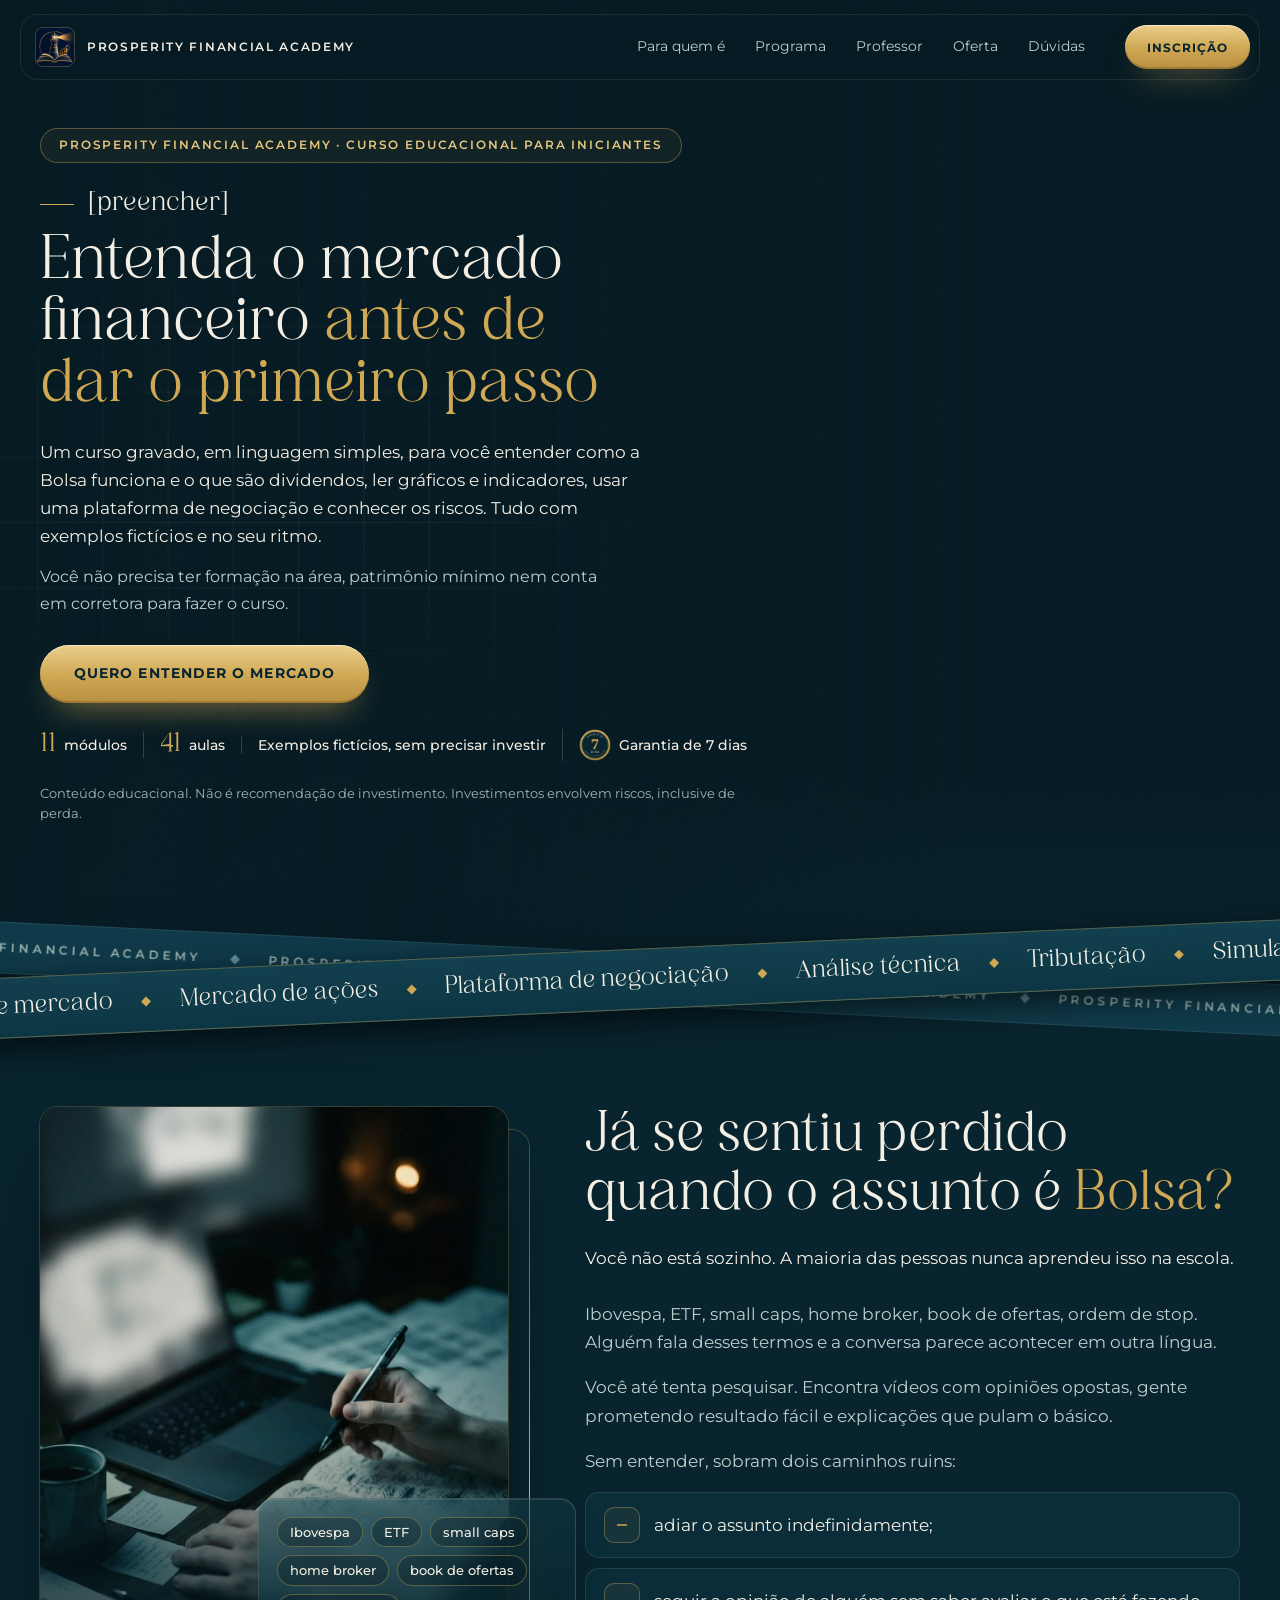
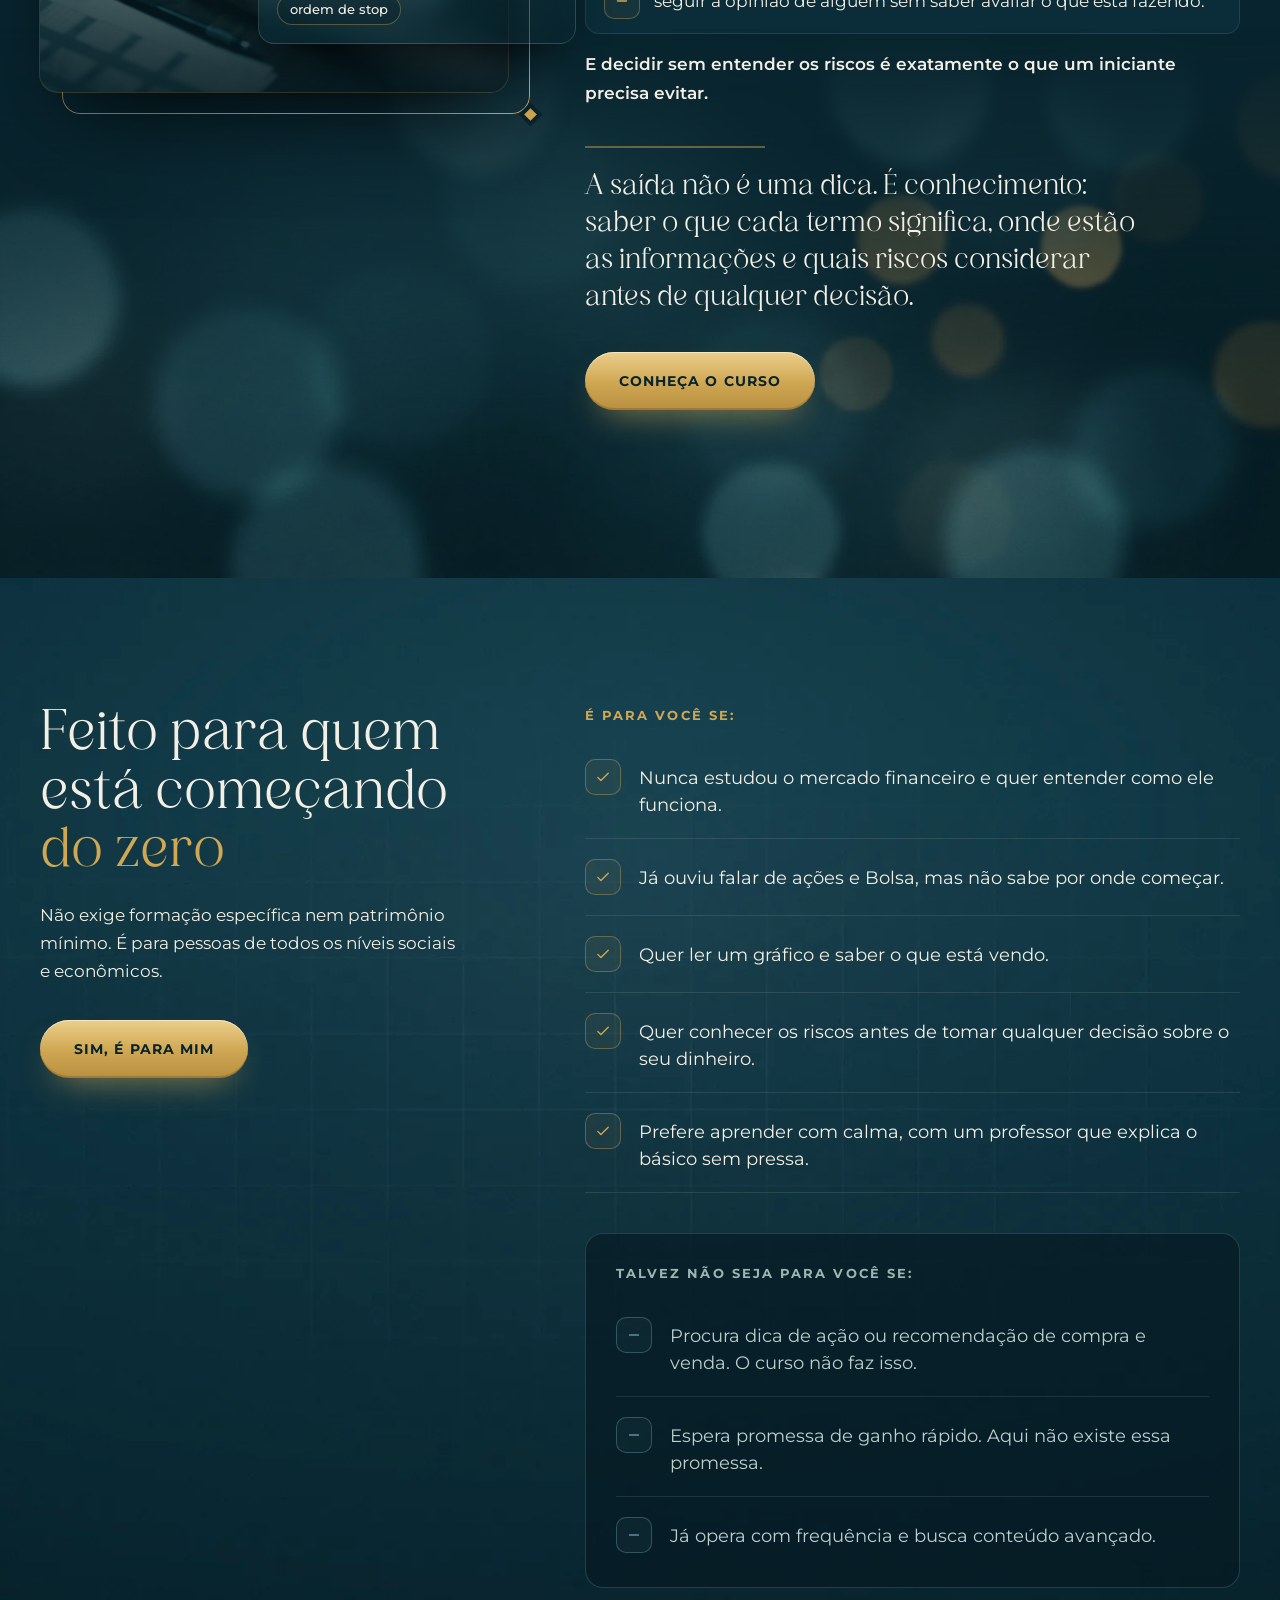
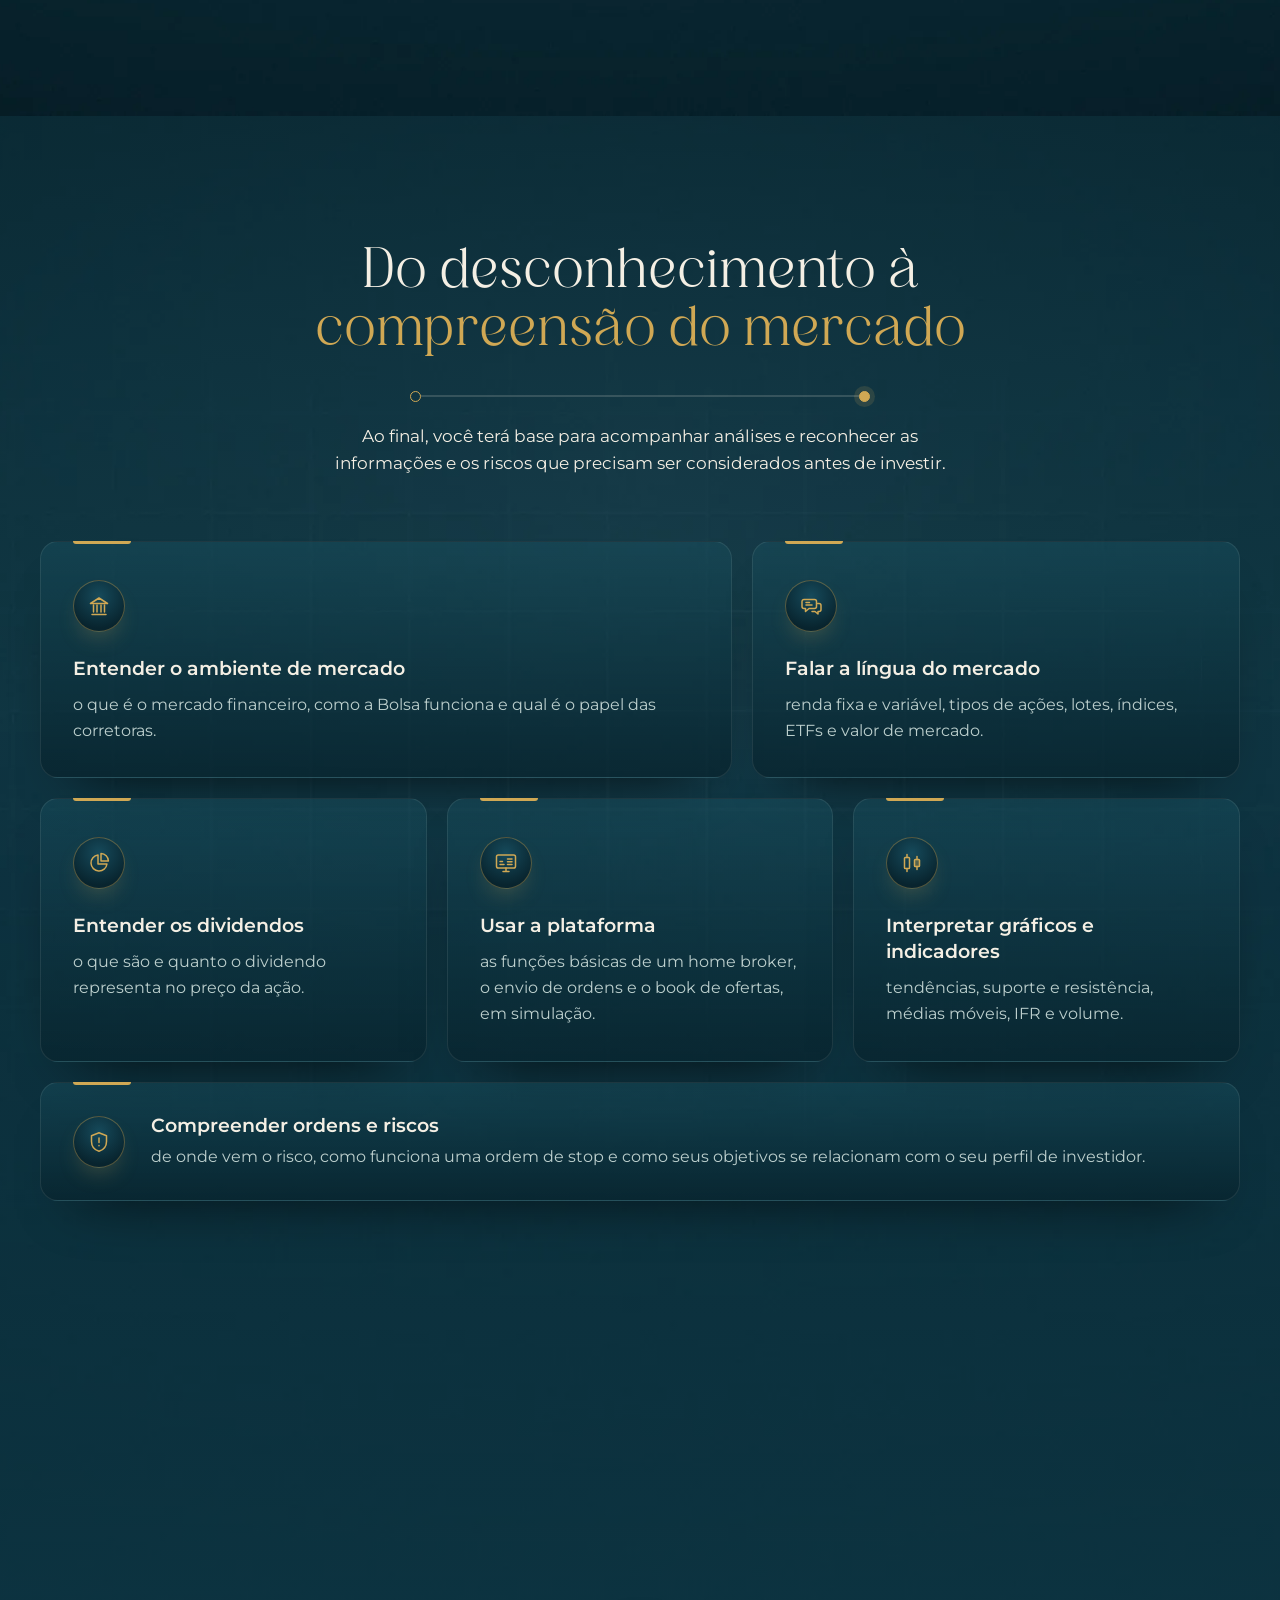
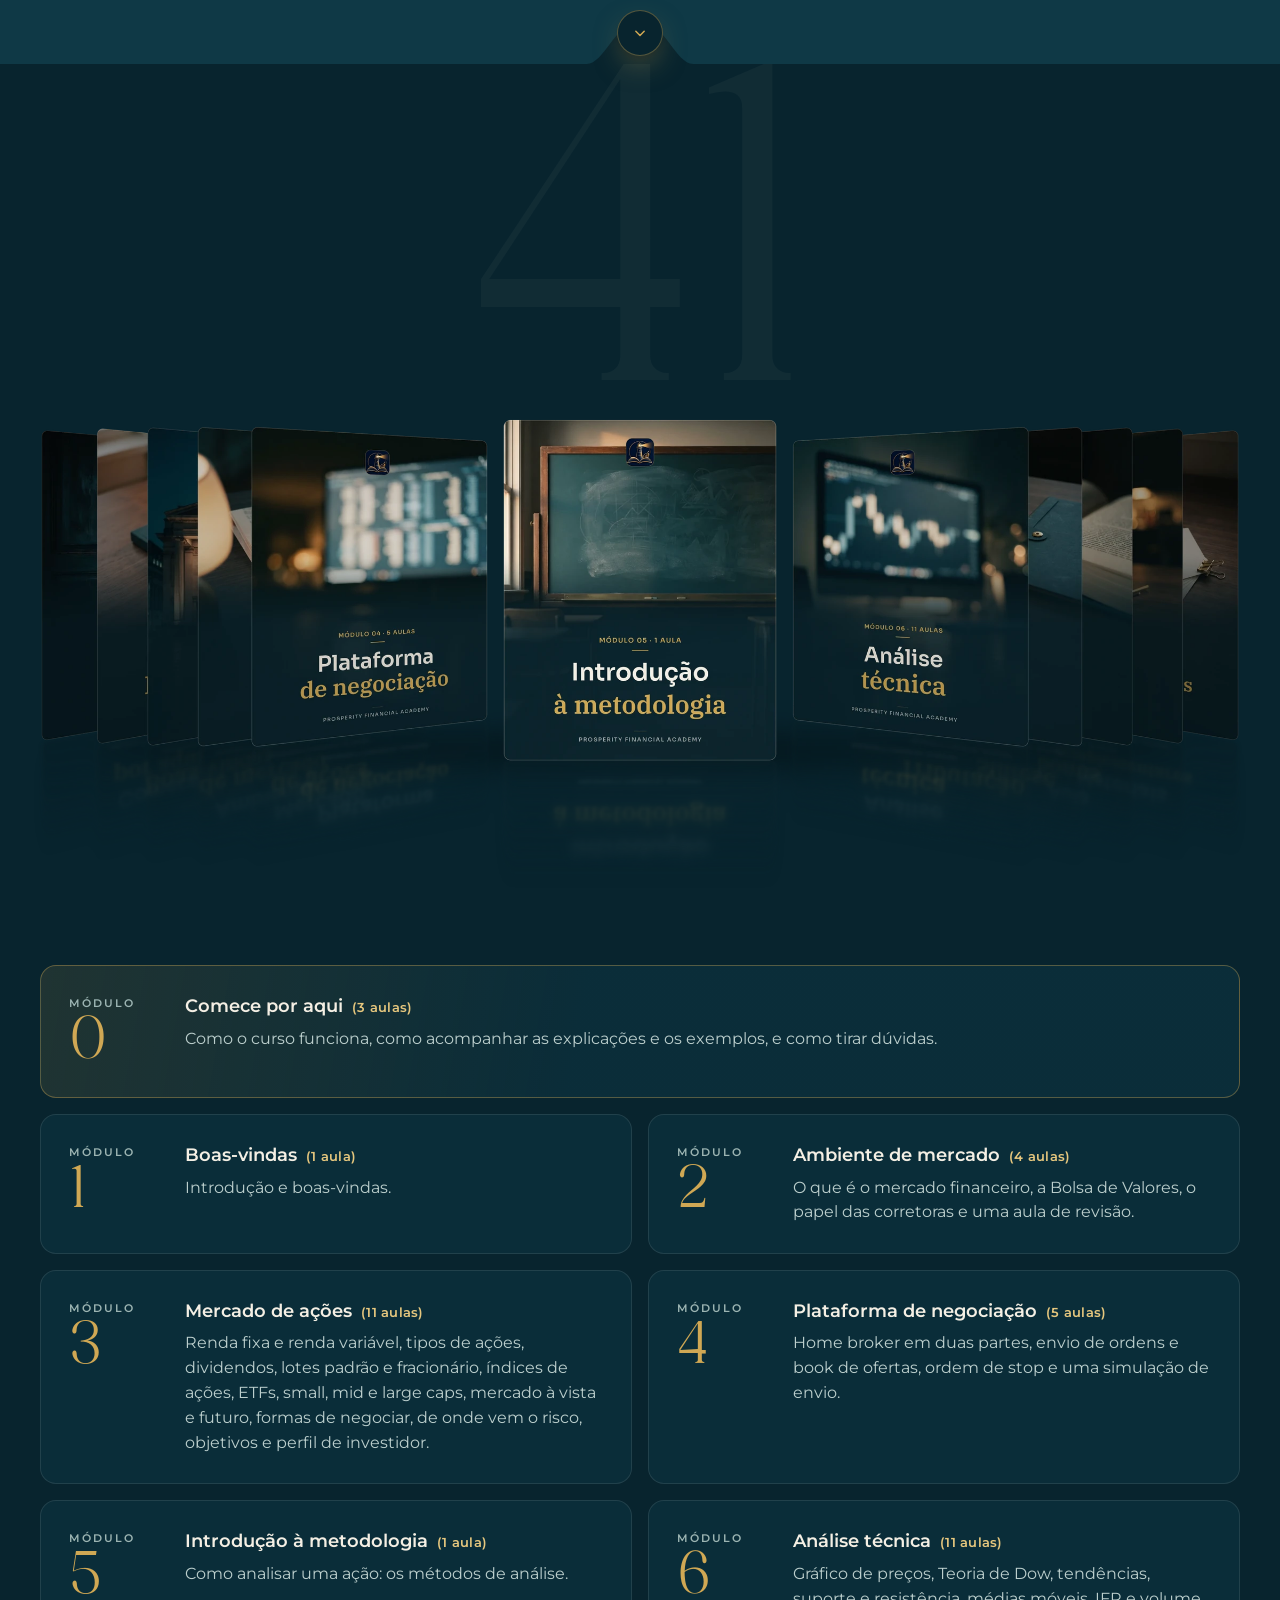
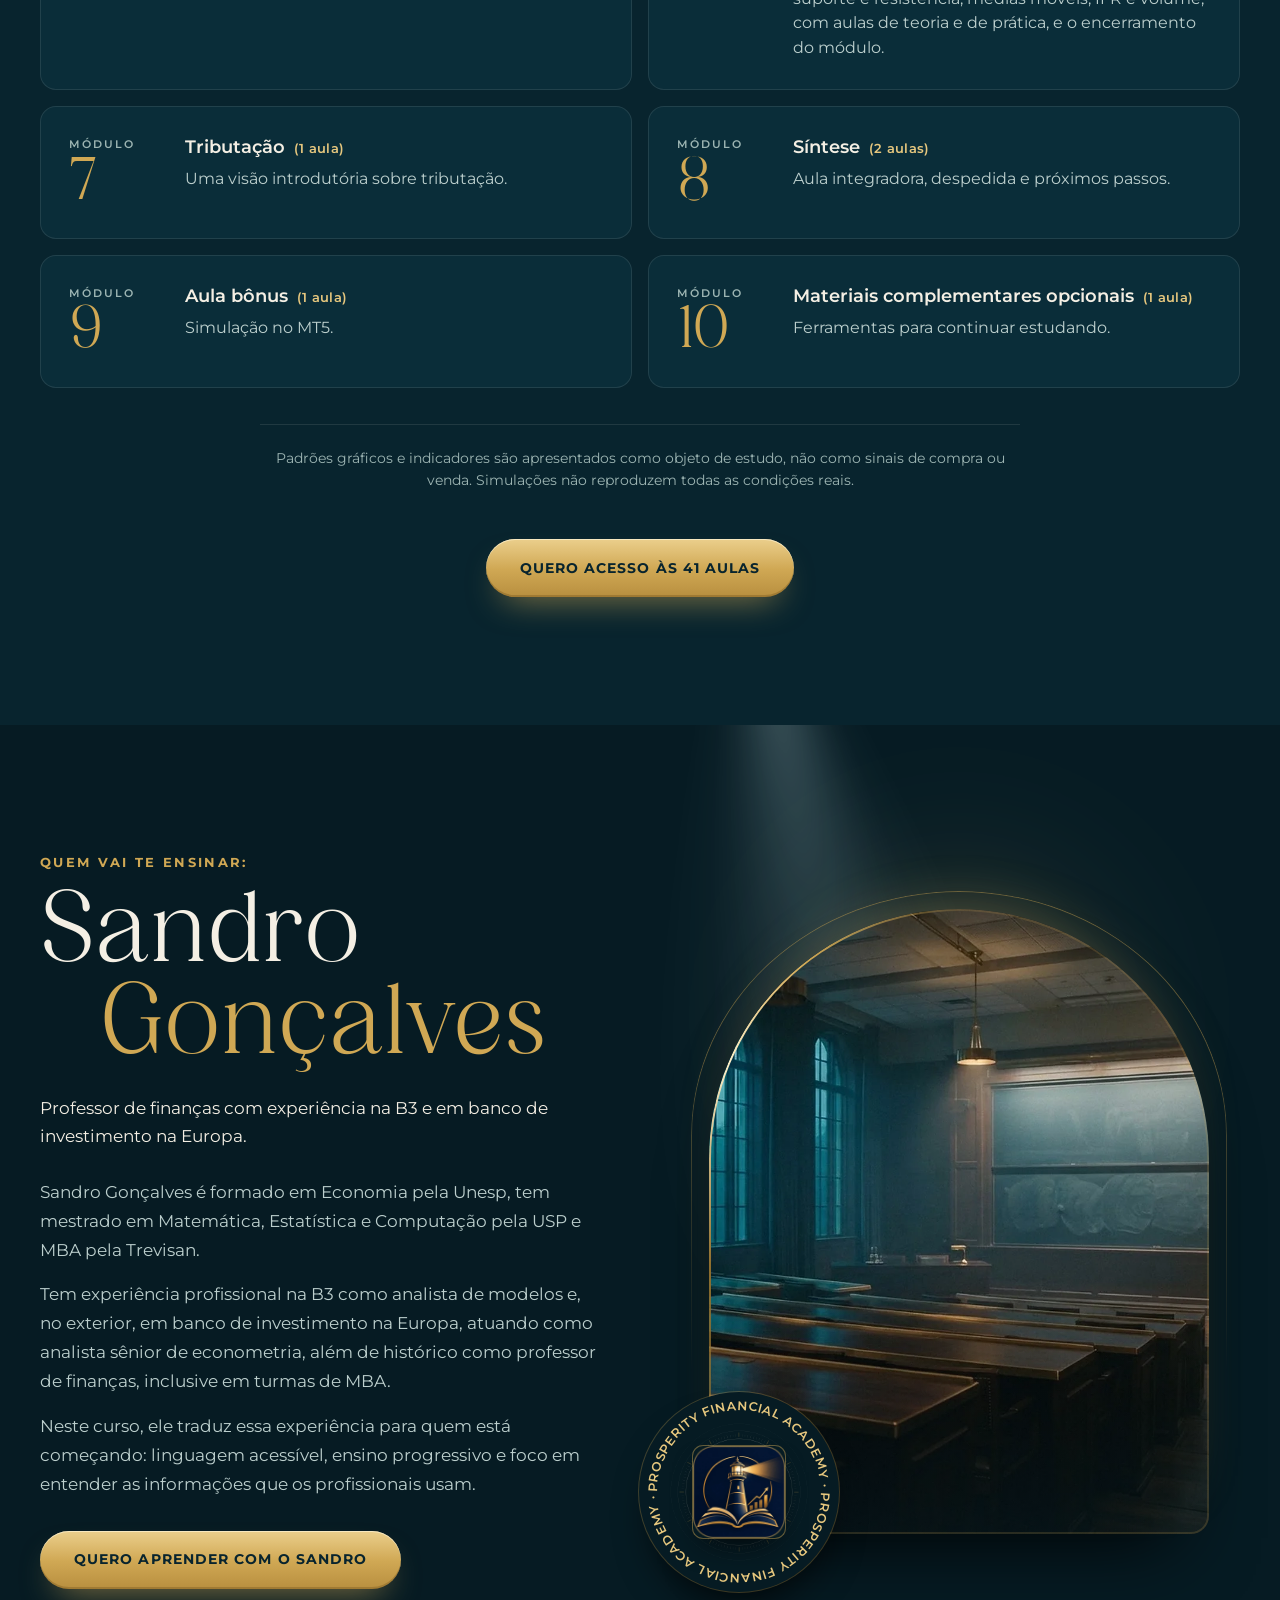
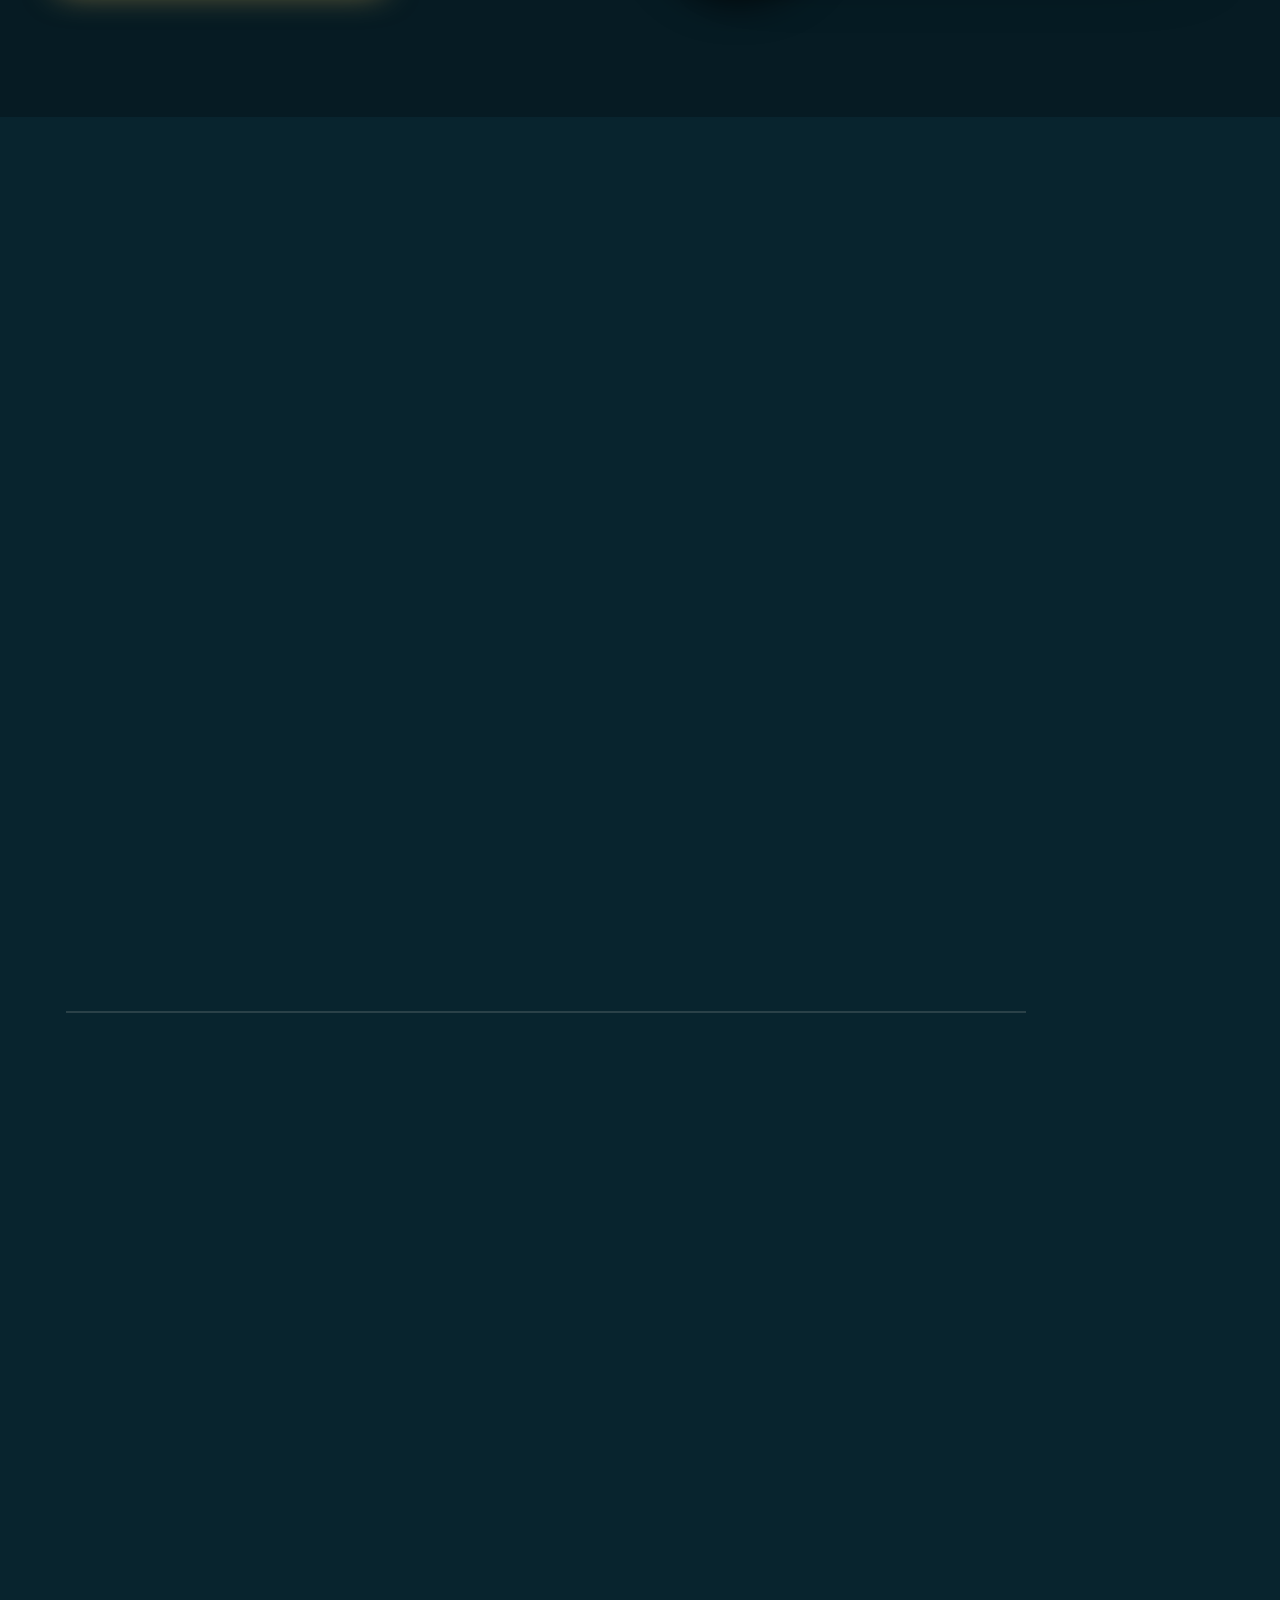
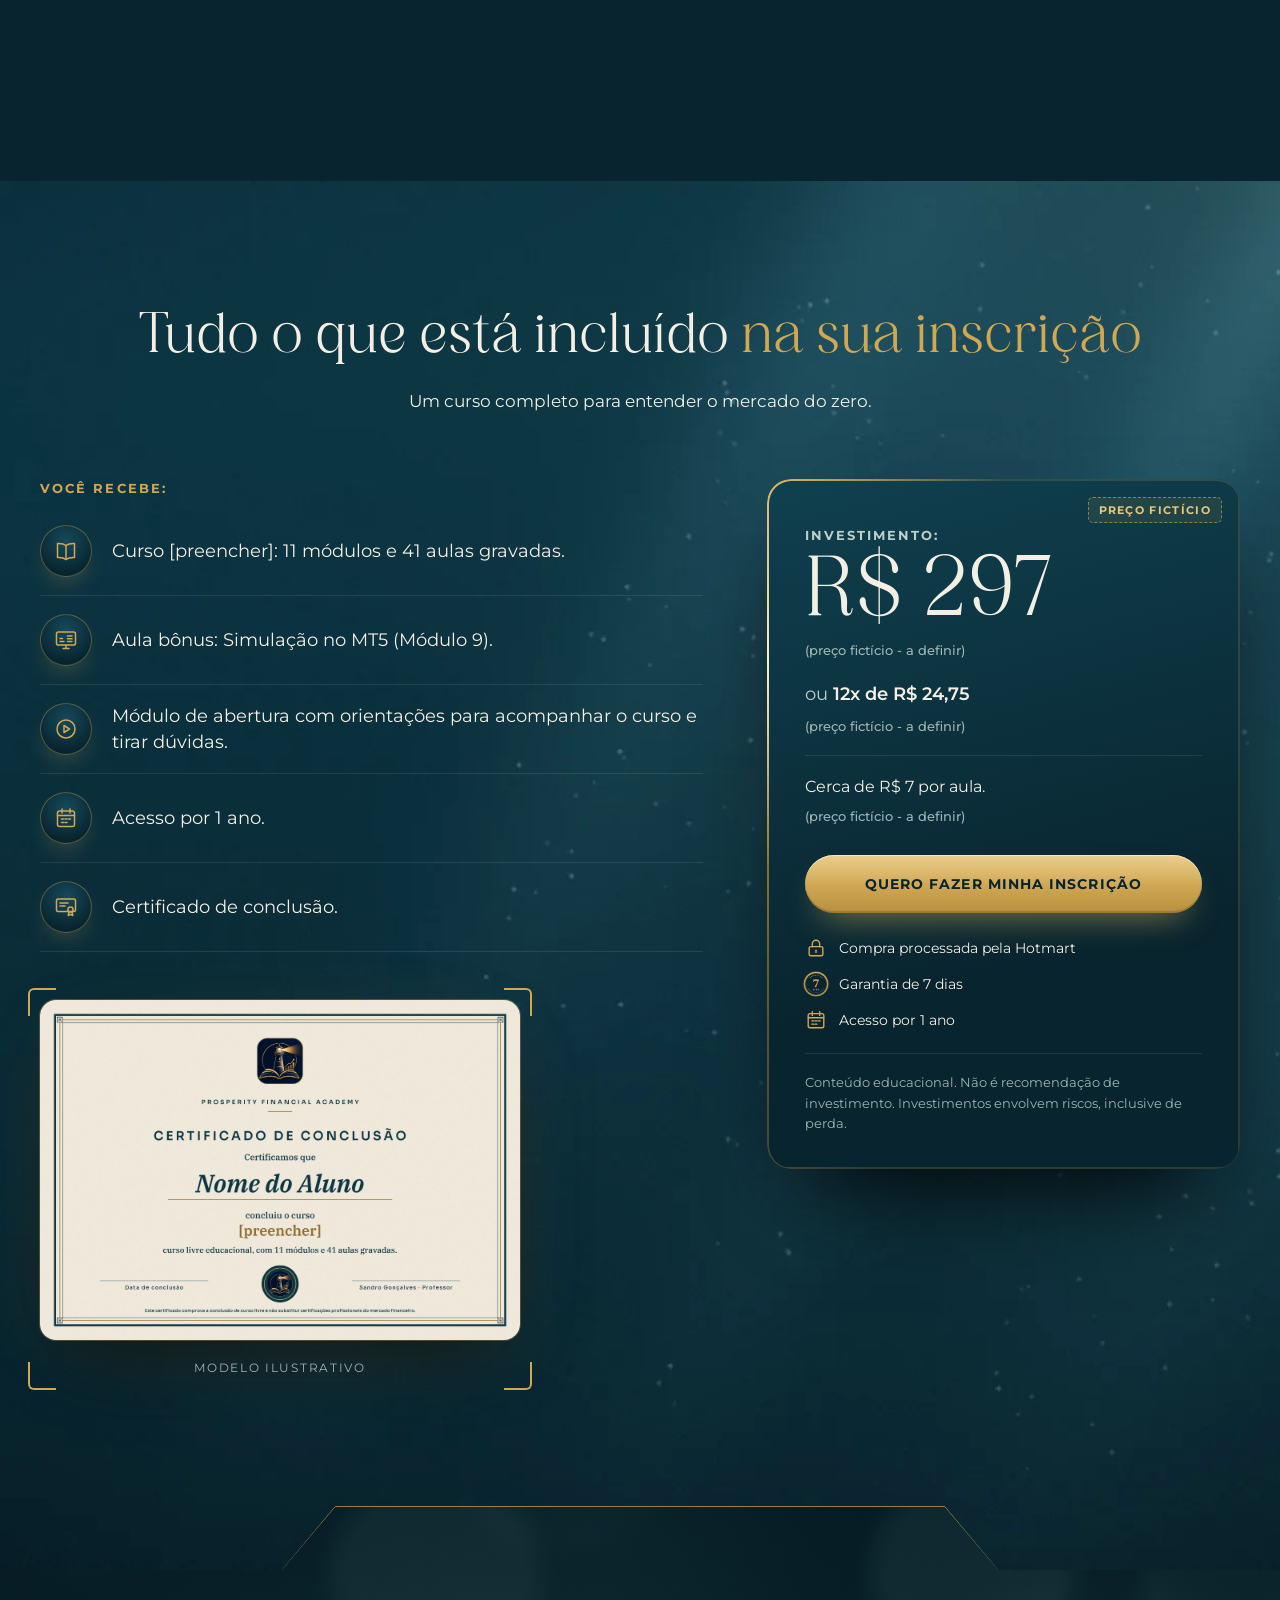
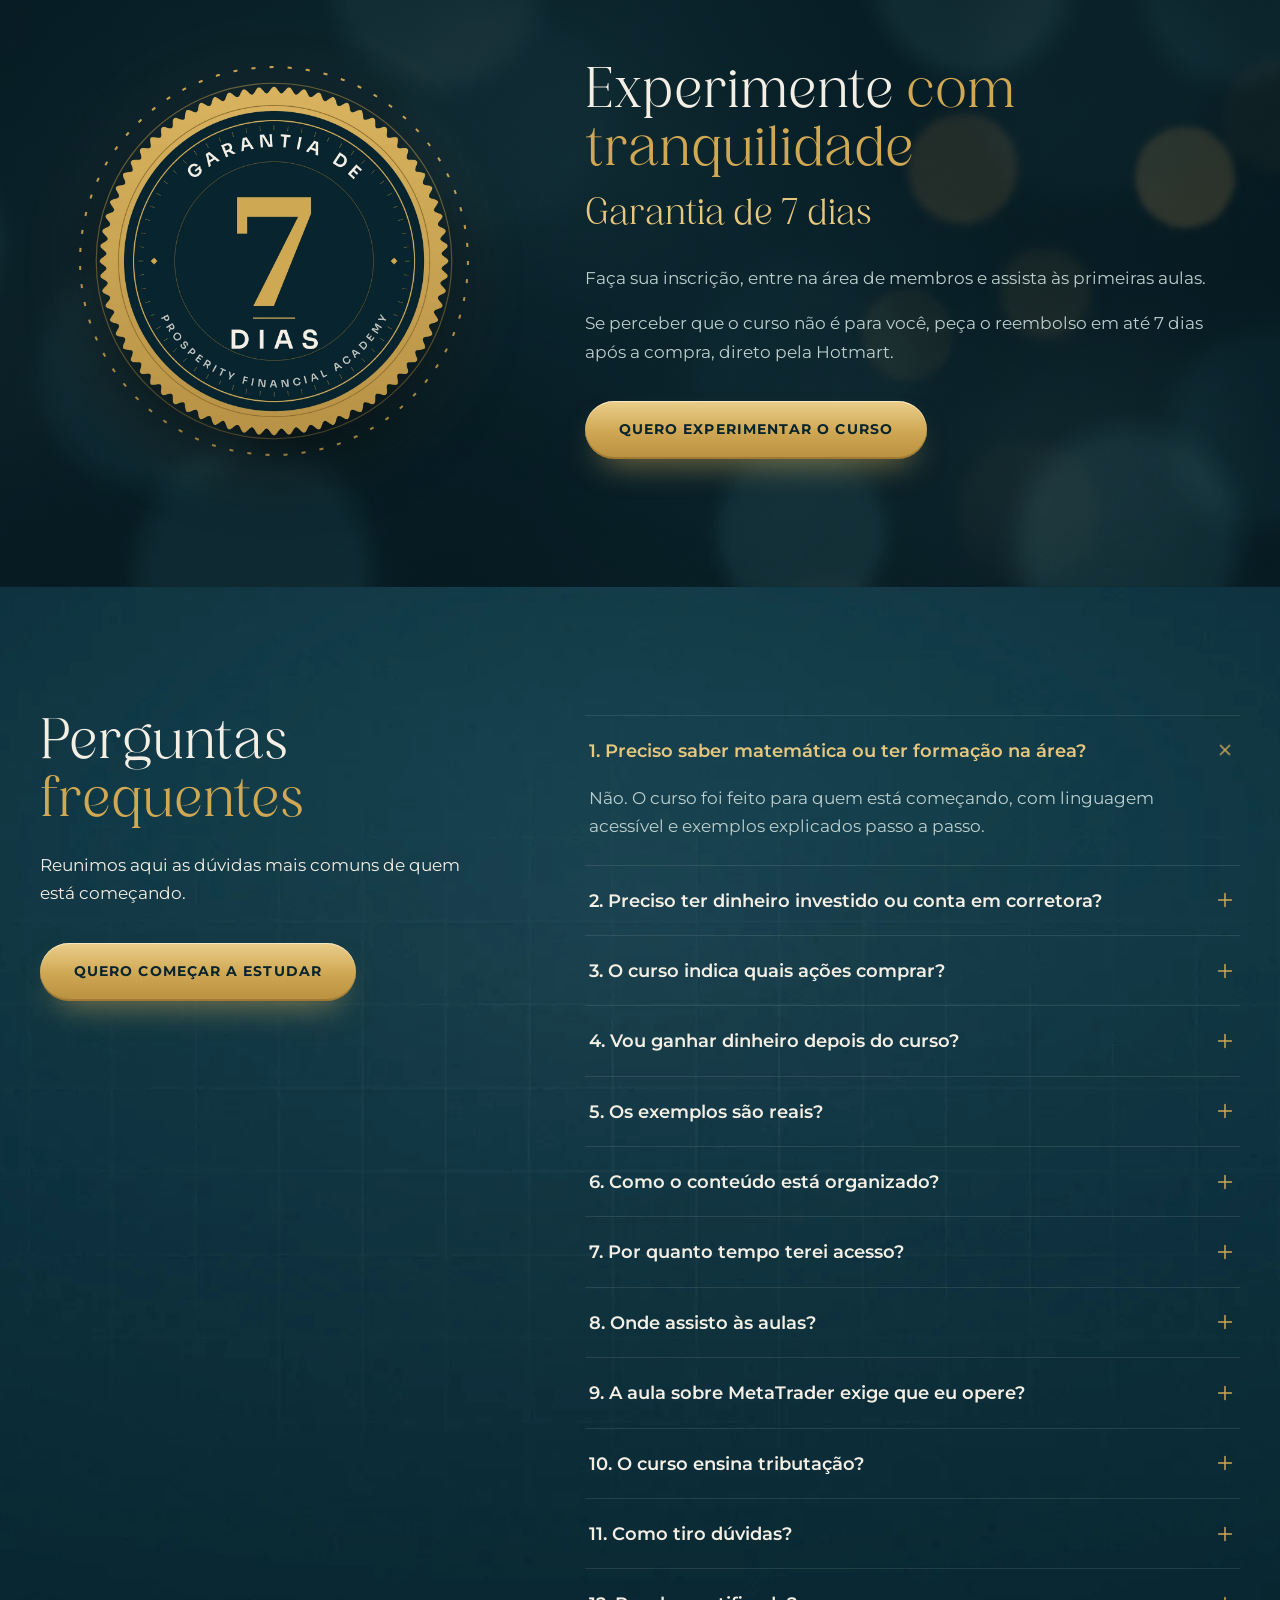
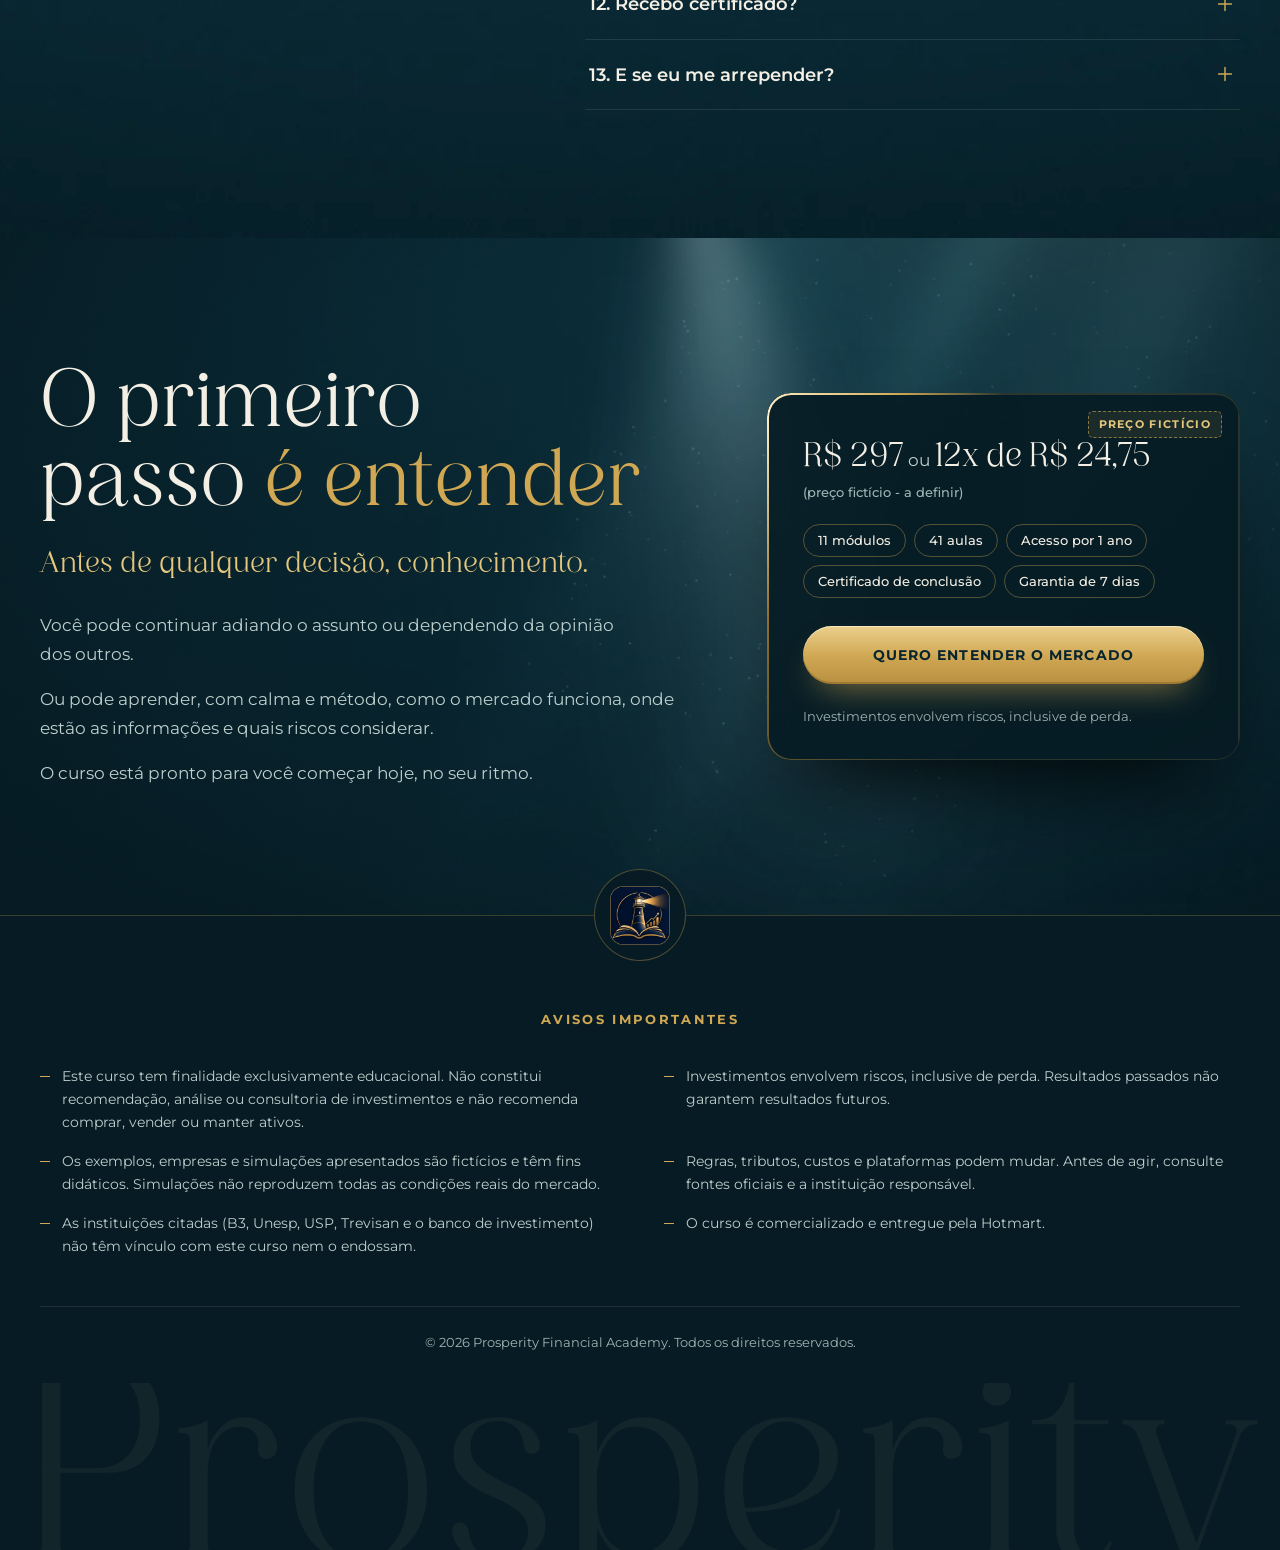
<file: index.html>
<!doctype html>
<html lang="pt-BR">
<head>
<meta charset="utf-8">
<meta name="viewport" content="width=device-width, initial-scale=1">
<title>Curso de investimentos para iniciantes | Prosperity</title>
<meta name="description" content="Curso educacional para iniciantes: entenda o mercado financeiro e os dividendos, leia gráficos e indicadores e conheça os riscos antes de investir.">
<meta name="robots" content="noindex, nofollow">
<link rel="canonical" href="https://contatoeltonmiranda-code.github.io/sandro-preview/">
<meta name="theme-color" content="#08242E">
<meta property="og:type" content="website">
<meta property="og:locale" content="pt_BR">
<meta property="og:site_name" content="Prosperity Financial Academy">
<meta property="og:title" content="Curso de investimentos para iniciantes | Prosperity">
<meta property="og:description" content="Curso educacional para iniciantes: entenda o mercado financeiro e os dividendos, leia gráficos e indicadores e conheça os riscos antes de investir.">
<meta property="og:url" content="https://contatoeltonmiranda-code.github.io/sandro-preview/">
<meta property="og:image" content="https://contatoeltonmiranda-code.github.io/sandro-preview/assets/img/og-curso-de-investimentos-para-iniciantes.jpg?v=20261125">
<meta property="og:image:width" content="1200">
<meta property="og:image:height" content="630">
<meta property="og:image:alt" content="Curso de investimentos para iniciantes da Prosperity Financial Academy: mesa de estudo à noite com abajur de latão e livro aberto">
<meta name="twitter:card" content="summary_large_image">
<meta name="twitter:title" content="Curso de investimentos para iniciantes | Prosperity">
<meta name="twitter:description" content="Curso educacional para iniciantes: entenda o mercado financeiro e os dividendos, leia gráficos e indicadores e conheça os riscos antes de investir.">
<meta name="twitter:image" content="https://contatoeltonmiranda-code.github.io/sandro-preview/assets/img/og-curso-de-investimentos-para-iniciantes.jpg?v=20261125">
<link rel="icon" href="assets/img/favicon-32.png?v=20261125" sizes="32x32" type="image/png">
<link rel="apple-touch-icon" href="assets/img/apple-touch-icon.png?v=20261125">
<link rel="preload" as="image" href="assets/img/hero-desktop-21x9.webp?v=20261125" media="(min-width: 768px)" fetchpriority="high">
<link rel="preload" as="image" href="assets/img/hero-mobile-4x5.webp?v=20261125" media="(max-width: 767px)" fetchpriority="high">
<script>if(location.protocol!=="file:"){["bevenida-regular-sem-a-maiusculo","montserrat-latin-var"].forEach(function(f){var l=document.createElement("link");l.rel="preload";l.as="font";l.type="font/woff2";l.crossOrigin="anonymous";l.href="assets/fonts/"+f+".woff2";document.head.appendChild(l);});}</script>
<link rel="stylesheet" href="assets/style.css?v=20261127">
<script type="application/ld+json">
{
  "@context": "https://schema.org",
  "@graph": [
    {
      "@type": "Organization",
      "@id": "https://contatoeltonmiranda-code.github.io/sandro-preview/#org",
      "name": "Prosperity Financial Academy",
      "url": "https://contatoeltonmiranda-code.github.io/sandro-preview/",
      "logo": "https://contatoeltonmiranda-code.github.io/sandro-preview/assets/img/apple-touch-icon.png"
    },
    {
      "@type": "Course",
      "name": "Curso de investimentos para iniciantes",
      "description": "Curso de investimentos para iniciantes, gravado e educacional: entender como a Bolsa funciona e o que são dividendos, ler gráficos e indicadores, usar uma plataforma de negociação e conhecer os riscos, com exemplos fictícios.",
      "inLanguage": "pt-BR",
      "educationalLevel": "Iniciante",
      "image": "https://contatoeltonmiranda-code.github.io/sandro-preview/assets/img/mockup-dispositivos-area-membros.webp",
      "provider": { "@id": "https://contatoeltonmiranda-code.github.io/sandro-preview/#org" },
      "instructor": { "@type": "Person", "name": "Sandro Gonçalves" },
      "hasCourseInstance": {
        "@type": "CourseInstance",
        "courseMode": "online",
        "courseWorkload": "41 aulas gravadas em 11 módulos"
      }
    },
    {
      "@type": "FAQPage",
      "mainEntity": [
        { "@type": "Question", "name": "Preciso saber matemática ou ter formação na área?", "acceptedAnswer": { "@type": "Answer", "text": "Não. O curso foi feito para quem está começando, com linguagem acessível e exemplos explicados passo a passo." } },
        { "@type": "Question", "name": "Preciso ter dinheiro investido ou conta em corretora?", "acceptedAnswer": { "@type": "Answer", "text": "Não. Para fazer o curso, você não precisa abrir conta em corretora, investir dinheiro nem realizar operações." } },
        { "@type": "Question", "name": "O curso indica quais ações comprar?", "acceptedAnswer": { "@type": "Answer", "text": "Não. O curso tem finalidade educacional e não recomenda comprar, vender ou manter ativos. Você aprende a entender as informações; qualquer decisão é sua." } },
        { "@type": "Question", "name": "Vou ganhar dinheiro depois do curso?", "acceptedAnswer": { "@type": "Answer", "text": "O curso não promete ganhos. O objetivo é que você entenda o funcionamento básico do mercado, as informações e os riscos antes de investir. Investimentos envolvem riscos, inclusive de perda." } },
        { "@type": "Question", "name": "Os exemplos são reais?", "acceptedAnswer": { "@type": "Answer", "text": "Não. O curso usa uma empresa fictícia e simulações, identificadas como tais. Simulações não reproduzem todas as condições reais do mercado." } },
        { "@type": "Question", "name": "Como o conteúdo está organizado?", "acceptedAnswer": { "@type": "Answer", "text": "São 41 aulas em 11 módulos, em sequência progressiva: cada módulo prepara o próximo. Você assiste no seu ritmo." } },
        { "@type": "Question", "name": "Por quanto tempo terei acesso?", "acceptedAnswer": { "@type": "Answer", "text": "Por 1 ano. Nesse período, você pode assistir e rever as aulas quando quiser." } },
        { "@type": "Question", "name": "Onde assisto às aulas?", "acceptedAnswer": { "@type": "Answer", "text": "Na área de membros da Hotmart. Os dados de acesso chegam por e-mail após a inscrição." } },
        { "@type": "Question", "name": "A aula sobre MetaTrader exige que eu opere?", "acceptedAnswer": { "@type": "Answer", "text": "Não. A aula bônus mostra a ferramenta em simulação, para fins de estudo." } },
        { "@type": "Question", "name": "O curso ensina tributação?", "acceptedAnswer": { "@type": "Answer", "text": "Há um módulo introdutório sobre tributação. Regras, tributos e custos podem mudar; antes de agir, consulte fontes oficiais e a instituição responsável." } },
        { "@type": "Question", "name": "Como tiro dúvidas?", "acceptedAnswer": { "@type": "Answer", "text": "O Módulo 0 mostra como enviar sua dúvida. Informe o módulo, a aula e o ponto da explicação. Nunca envie senhas, saldos ou documentos de conta." } },
        { "@type": "Question", "name": "Recebo certificado?", "acceptedAnswer": { "@type": "Answer", "text": "Sim. Ao concluir o curso, você recebe um certificado de conclusão. Ele comprova a conclusão deste curso livre e não substitui certificações profissionais do mercado financeiro." } },
        { "@type": "Question", "name": "E se eu me arrepender?", "acceptedAnswer": { "@type": "Answer", "text": "Você tem garantia de 7 dias. Se o curso não for para você, peça o reembolso em até 7 dias após a compra, direto pela Hotmart." } }
      ]
    }
  ]
}
</script>
</head>
<body>
<svg class="sprite" aria-hidden="true" focusable="false">
  <symbol id="i-check" viewBox="0 0 24 24"><path d="M5 12.5l4.2 4.2L19 7" fill="none" stroke="currentColor" stroke-width="1.8" stroke-linecap="round" stroke-linejoin="round"/></symbol>
  <symbol id="i-menos" viewBox="0 0 24 24"><path d="M6 12h12" fill="none" stroke="currentColor" stroke-width="1.8" stroke-linecap="round"/></symbol>
  <symbol id="i-mercado" viewBox="0 0 24 24"><g fill="none" stroke="currentColor" stroke-width="1.5" stroke-linecap="round" stroke-linejoin="round"><path d="M3.5 9.5L12 4l8.5 5.5"/><path d="M5 20.5h14"/><path d="M6.5 11v7M10 11v7M14 11v7M17.5 11v7"/><path d="M4.5 9.5h15"/></g></symbol>
  <symbol id="i-lingua" viewBox="0 0 24 24"><g fill="none" stroke="currentColor" stroke-width="1.5" stroke-linecap="round" stroke-linejoin="round"><path d="M4 5.5h10.5a2 2 0 0 1 2 2v5a2 2 0 0 1-2 2H9l-3.5 3v-3H4a2 2 0 0 1-2-2v-5a2 2 0 0 1 2-2z" transform="translate(1 0)"/><path d="M18.5 9.5H20a2 2 0 0 1 2 2v4a2 2 0 0 1-2 2h-1v2.5L16 17.5h-3"/><path d="M7 11h6M7 8.5h3.5"/></g></symbol>
  <symbol id="i-plataforma" viewBox="0 0 24 24"><g fill="none" stroke="currentColor" stroke-width="1.5" stroke-linecap="round" stroke-linejoin="round"><rect x="2.5" y="4" width="19" height="13" rx="1.8"/><path d="M9 20.5h6M12 17v3.5"/><path d="M6 13.5h4M6 10.5h2.5M13.5 8h4.5M13.5 10.75h4.5M13.5 13.5h4.5"/></g></symbol>
  <symbol id="i-fatia" viewBox="0 0 24 24"><g fill="none" stroke="currentColor" stroke-width="1.5" stroke-linecap="round" stroke-linejoin="round"><path d="M11 4.05A8 8 0 1 0 19.95 13H11z"/><path d="M14 2.6a7.5 7.5 0 0 1 7.4 7.4H14z"/></g></symbol>
  <symbol id="i-grafico" viewBox="0 0 24 24"><g fill="none" stroke="currentColor" stroke-width="1.5" stroke-linecap="round"><path d="M7 3.5v3M7 17.5v3M17 5.5v3M17 15.5v3"/><rect x="4.5" y="6.5" width="5" height="11" rx=".8"/><rect x="14.5" y="8.5" width="5" height="7" rx=".8" fill="currentColor" fill-opacity=".35"/></g></symbol>
  <symbol id="i-escudo" viewBox="0 0 24 24"><g fill="none" stroke="currentColor" stroke-width="1.5" stroke-linecap="round" stroke-linejoin="round"><path d="M12 2.8l7.5 3v5.6c0 4.6-3.1 8.4-7.5 9.8-4.4-1.4-7.5-5.2-7.5-9.8V5.8z"/><path d="M12 8v4.5M12 15.6v.2"/></g></symbol>
  <symbol id="i-cadeado" viewBox="0 0 24 24"><g fill="none" stroke="currentColor" stroke-width="1.5" stroke-linecap="round" stroke-linejoin="round"><rect x="4.5" y="10.5" width="15" height="10" rx="2"/><path d="M8 10.5V7.5a4 4 0 0 1 8 0v3"/><path d="M12 14.5v2.5"/></g></symbol>
  <symbol id="i-calendario" viewBox="0 0 24 24"><g fill="none" stroke="currentColor" stroke-width="1.5" stroke-linecap="round" stroke-linejoin="round"><rect x="3.5" y="5" width="17" height="15.5" rx="2"/><path d="M3.5 9.5h17M8 3v4M16 3v4"/><path d="M7.5 13h2M11 13h2M14.5 13h2M7.5 16.5h2M11 16.5h2"/></g></symbol>
  <symbol id="i-livro" viewBox="0 0 24 24"><g fill="none" stroke="currentColor" stroke-width="1.5" stroke-linecap="round" stroke-linejoin="round"><path d="M12 6.5c-2-1.6-4.8-2.2-8.5-2v14c3.7-.2 6.5.4 8.5 2 2-1.6 4.8-2.2 8.5-2v-14c-3.7-.2-6.5.4-8.5 2z"/><path d="M12 6.5v14"/></g></symbol>
  <symbol id="i-play" viewBox="0 0 24 24"><g fill="none" stroke="currentColor" stroke-width="1.5" stroke-linejoin="round"><circle cx="12" cy="12" r="9"/><path d="M10 8.5l5.5 3.5-5.5 3.5z"/></g></symbol>
  <symbol id="i-certificado" viewBox="0 0 24 24"><g fill="none" stroke="currentColor" stroke-width="1.5" stroke-linecap="round" stroke-linejoin="round"><rect x="2.5" y="4" width="19" height="12.5" rx="1.5"/><path d="M6 8h8M6 11h5"/><circle cx="16.5" cy="14.5" r="2.6"/><path d="M15 16.8l-.8 3.7 2.3-1.2 2.3 1.2-.8-3.7"/></g></symbol>
  <symbol id="i-mais" viewBox="0 0 24 24"><path d="M12 5v14M5 12h14" fill="none" stroke="currentColor" stroke-width="1.6" stroke-linecap="round"/></symbol>
  <symbol id="i-desce" viewBox="0 0 24 24"><path d="M7 10l5 5 5-5" fill="none" stroke="currentColor" stroke-width="1.8" stroke-linecap="round" stroke-linejoin="round"/></symbol>
</svg>

<a class="pular" href="#conteudo">Pular para o conteúdo</a>

<header class="nav" id="topo">
  <div class="nav__caixa">
    <a class="nav__marca" href="#inicio" aria-label="Prosperity Financial Academy, início">
      <img src="assets/img/el-monograma-pfa.webp?v=20261125" width="40" height="40" alt="" aria-hidden="true">
      <span>Prosperity Financial Academy</span>
    </a>
    <nav class="nav__links" aria-label="Seções">
      <a href="#para-quem">Para quem é</a>
      <a href="#programa">Programa</a>
      <a href="#professor">Professor</a>
      <a href="#oferta">Oferta</a>
      <a href="#faq">Dúvidas</a>
    </nav>
    <a class="btn btn--nav" href="#checkout" data-cta="nav">Inscrição</a>
  </div>
</header>

<main id="conteudo">

<!-- SEÇÃO 1 — HERO -->
<section class="hero" id="inicio" aria-labelledby="h1">
  <picture class="hero__foto">
    <source media="(max-width: 767px)" srcset="assets/img/hero-mobile-4x5.webp?v=20261125" width="1200" height="1500">
    <img src="assets/img/hero-desktop-21x9.webp?v=20261125" width="2400" height="1029" fetchpriority="high" decoding="async" alt="Mesa de estudo à noite para quem está começando a aprender sobre investimentos, com abajur de latão, livro aberto e caneta-tinteiro diante de uma janela com luzes desfocadas">
  </picture>
  <img class="hero__grade" src="assets/img/el-grid-linhas.webp?v=20261125" width="2400" height="1350" alt="" aria-hidden="true">
  <div class="hero__veu" aria-hidden="true"></div>
  <div class="hero__corpo wrap">
    <p class="pilula rv">Prosperity Financial Academy · Curso educacional para iniciantes</p>
    <p class="hero__curso rv">[preencher]</p>
    <h1 id="h1" class="hero__titulo rv">Entenda o mercado financeiro <em>antes de dar o primeiro passo</em></h1>
    <p class="hero__sub rv">Um curso gravado, em linguagem simples, para você entender como a Bolsa funciona e o que são dividendos, ler gráficos e indicadores, usar uma plataforma de negociação e conhecer os riscos. Tudo com exemplos fictícios e no seu ritmo.</p>
    <p class="hero__apoio rv">Você não precisa ter formação na área, patrimônio mínimo nem conta em corretora para fazer o curso.</p>
    <div class="hero__acao rv">
      <a class="btn btn--brilho" href="#checkout" data-cta="hero">Quero entender o mercado</a>
    </div>
    <ul class="selos rv" aria-label="Destaques do curso">
      <li><span class="selos__num" data-count="11">11</span> módulos</li>
      <li><span class="selos__num" data-count="41">41</span> aulas</li>
      <li>Exemplos fictícios, sem precisar investir</li>
      <li class="selos__garantia"><img src="assets/img/selo-garantia-7-dias-320.webp?v=20261125" width="320" height="320" alt="" aria-hidden="true">Garantia de 7 dias</li>
    </ul>
    <p class="micro rv">Conteúdo educacional. Não é recomendação de investimento. Investimentos envolvem riscos, inclusive de perda.</p>
  </div>
</section>

<div class="fitas" aria-hidden="true">
  <div class="fita fita--tras"><div class="fita__trilho">
    <span>Prosperity Financial Academy</span><i></i><span>Prosperity Financial Academy</span><i></i><span>Prosperity Financial Academy</span><i></i><span>Prosperity Financial Academy</span><i></i>
    <span>Prosperity Financial Academy</span><i></i><span>Prosperity Financial Academy</span><i></i><span>Prosperity Financial Academy</span><i></i><span>Prosperity Financial Academy</span><i></i>
  </div></div>
  <div class="fita fita--frente"><div class="fita__trilho">
    <span>Ambiente de mercado</span><i></i><span>Mercado de ações</span><i></i><span>Plataforma de negociação</span><i></i><span>Análise técnica</span><i></i><span>Tributação</span><i></i><span>Simulação no MT5</span><i></i><span>Ambiente de mercado</span><i></i><span>Mercado de ações</span><i></i><span>Plataforma de negociação</span><i></i><span>Análise técnica</span><i></i><span>Tributação</span><i></i><span>Simulação no MT5</span><i></i>
    <span>Ambiente de mercado</span><i></i><span>Mercado de ações</span><i></i><span>Plataforma de negociação</span><i></i><span>Análise técnica</span><i></i><span>Tributação</span><i></i><span>Simulação no MT5</span><i></i><span>Ambiente de mercado</span><i></i><span>Mercado de ações</span><i></i><span>Plataforma de negociação</span><i></i><span>Análise técnica</span><i></i><span>Tributação</span><i></i><span>Simulação no MT5</span><i></i>
  </div></div>
</div>

<!-- SEÇÃO 2 — PROBLEMA -->
<section class="sec problema" id="problema" aria-labelledby="h-problema">
  <img class="problema__bokeh" src="assets/img/bg-bokeh-petroleo.webp?v=20261125" width="2400" height="1018" alt="" aria-hidden="true" loading="lazy">
  <div class="wrap problema__grade">
    <figure class="cena-problema problema__foto rv">
      <img class="cena-problema__brilho" src="assets/img/el-brilho-latao.webp?v=20261125" width="1200" height="1200" alt="" aria-hidden="true" loading="lazy">
      <span class="cena-problema__moldura" aria-hidden="true"></span>
      <div class="cena-problema__janela">
        <img class="cena-problema__img" data-parallax="28" src="assets/img/problema-4x5.webp?v=20261125" width="1200" height="1500" loading="lazy" decoding="async" alt="Mãos sobre uma mesa com caderno cheio de rabiscos, folhas e telas desfocadas, transmitindo a confusão de quem ainda não entende os termos da Bolsa">
      </div>
      <div class="cena-problema__vidro" data-parallax="-14" aria-hidden="true">
        <ul class="termos">
          <li>Ibovespa</li><li>ETF</li><li>small caps</li><li>home broker</li><li>book de ofertas</li><li>ordem de stop</li>
        </ul>
      </div>
    </figure>
    <div class="problema__texto">
      <h2 id="h-problema" class="titulo rv">Já se sentiu perdido quando o assunto é <em>Bolsa?</em></h2>
      <p class="sub rv">Você não está sozinho. A maioria das pessoas nunca aprendeu isso na escola.</p>
      <div class="corrido">
        <p class="rv">Ibovespa, ETF, small caps, home broker, book de ofertas, ordem de stop. Alguém fala desses termos e a conversa parece acontecer em outra língua.</p>
        <p class="rv">Você até tenta pesquisar. Encontra vídeos com opiniões opostas, gente prometendo resultado fácil e explicações que pulam o básico.</p>
        <p class="rv">Sem entender, sobram dois caminhos ruins:</p>
        <ul class="caminhos">
          <li class="rv"><span class="ico ico--caixa"><svg><use href="#i-menos"/></svg></span>adiar o assunto indefinidamente;</li>
          <li class="rv"><span class="ico ico--caixa"><svg><use href="#i-menos"/></svg></span>seguir a opinião de alguém sem saber avaliar o que está fazendo.</li>
        </ul>
        <p class="enfase rv">E decidir sem entender os riscos é exatamente o que um iniciante precisa evitar.</p>
      </div>
      <div class="ponte rv">
        <img class="filete-img" src="assets/img/el-filete-latao.webp?v=20261125" width="900" height="12" alt="" aria-hidden="true" loading="lazy">
        <p>A saída não é uma dica. É conhecimento: saber o que cada termo significa, onde estão as informações e quais riscos considerar antes de qualquer decisão.</p>
      </div>
      <a class="btn btn--brilho rv" href="#checkout" data-cta="problema">Conheça o curso</a>
    </div>
  </div>
</section>

<!-- SEÇÃO 3 — PARA QUEM É -->
<section class="sec paraquem fundo-grade" id="para-quem" aria-labelledby="h-paraquem">
  <div class="wrap paraquem__grade">
    <div class="paraquem__cabeca">
      <h2 id="h-paraquem" class="titulo rv">Feito para quem está começando <em>do zero</em></h2>
      <p class="sub rv">Não exige formação específica nem patrimônio mínimo. É para pessoas de todos os níveis sociais e econômicos.</p>
      <a class="btn btn--brilho rv" href="#checkout" data-cta="para-quem">Sim, é para mim</a>
    </div>
    <div class="paraquem__listas">
      <h3 class="rotulo rv">É para você se:</h3>
      <ul class="lista-caixa">
        <li class="rv"><span class="ico ico--caixa"><svg><use href="#i-check"/></svg></span><p>Nunca estudou o mercado financeiro e quer entender como ele funciona.</p></li>
        <li class="rv"><span class="ico ico--caixa"><svg><use href="#i-check"/></svg></span><p>Já ouviu falar de ações e Bolsa, mas não sabe por onde começar.</p></li>
        <li class="rv"><span class="ico ico--caixa"><svg><use href="#i-check"/></svg></span><p>Quer ler um gráfico e saber o que está vendo.</p></li>
        <li class="rv"><span class="ico ico--caixa"><svg><use href="#i-check"/></svg></span><p>Quer conhecer os riscos antes de tomar qualquer decisão sobre o seu dinheiro.</p></li>
        <li class="rv"><span class="ico ico--caixa"><svg><use href="#i-check"/></svg></span><p>Prefere aprender com calma, com um professor que explica o básico sem pressa.</p></li>
      </ul>
      <div class="naoe rv">
        <h3 class="rotulo rotulo--aco">Talvez não seja para você se:</h3>
        <ul class="lista-caixa lista-caixa--nao">
          <li><span class="ico ico--caixa"><svg><use href="#i-menos"/></svg></span><p>Procura dica de ação ou recomendação de compra e venda. O curso não faz isso.</p></li>
          <li><span class="ico ico--caixa"><svg><use href="#i-menos"/></svg></span><p>Espera promessa de ganho rápido. Aqui não existe essa promessa.</p></li>
          <li><span class="ico ico--caixa"><svg><use href="#i-menos"/></svg></span><p>Já opera com frequência e busca conteúdo avançado.</p></li>
        </ul>
      </div>
    </div>
  </div>
</section>

<!-- SEÇÃO 4 — O QUE VOCÊ VAI APRENDER -->
<section class="sec aprender" id="aprender" aria-labelledby="h-aprender">
  <div class="wrap">
    <div class="cabeca-centro">
      <h2 id="h-aprender" class="titulo rv">Do desconhecimento à <em>compreensão do mercado</em></h2>
      <div class="progresso rv" aria-hidden="true"><span class="progresso__ponto"></span><span class="progresso__trilho"><span class="progresso__barra"></span></span><span class="progresso__ponto progresso__ponto--fim"></span></div>
      <p class="sub rv">Ao final, você terá base para acompanhar análises e reconhecer as informações e os riscos que precisam ser considerados antes de investir.</p>
    </div>
    <ul class="bento">
      <li class="card card--a rv"><span class="card__aba" aria-hidden="true"></span><span class="ico ico--disco"><svg><use href="#i-mercado"/></svg></span><h3>Entender o ambiente de mercado</h3><p>o que é o mercado financeiro, como a Bolsa funciona e qual é o papel das corretoras.</p></li>
      <li class="card card--b rv"><span class="card__aba" aria-hidden="true"></span><span class="ico ico--disco"><svg><use href="#i-lingua"/></svg></span><h3>Falar a língua do mercado</h3><p>renda fixa e variável, tipos de ações, lotes, índices, ETFs e valor de mercado.</p></li>
      <li class="card card--c rv"><span class="card__aba" aria-hidden="true"></span><span class="ico ico--disco"><svg><use href="#i-fatia"/></svg></span><h3>Entender os dividendos</h3><p>o que são e quanto o dividendo representa no preço da ação.</p></li>
      <li class="card card--d rv"><span class="card__aba" aria-hidden="true"></span><span class="ico ico--disco"><svg><use href="#i-plataforma"/></svg></span><h3>Usar a plataforma</h3><p>as funções básicas de um home broker, o envio de ordens e o book de ofertas, em simulação.</p></li>
      <li class="card card--e rv"><span class="card__aba" aria-hidden="true"></span><span class="ico ico--disco"><svg><use href="#i-grafico"/></svg></span><h3>Interpretar gráficos e indicadores</h3><p>tendências, suporte e resistência, médias móveis, IFR e volume.</p></li>
      <li class="card card--f rv"><span class="card__aba" aria-hidden="true"></span><span class="ico ico--disco"><svg><use href="#i-escudo"/></svg></span><h3>Compreender ordens e riscos</h3><p>de onde vem o risco, como funciona uma ordem de stop e como seus objetivos se relacionam com o seu perfil de investidor.</p></li>
    </ul>
    <div class="fecho rv">
      <img class="filete-img" src="assets/img/el-filete-latao.webp?v=20261125" width="900" height="12" alt="" aria-hidden="true" loading="lazy">
      <p>O objetivo é dar mais segurança para os primeiros passos, com conhecimento. Você tomará suas próprias decisões.</p>
    </div>
    <div class="acao-centro rv"><a class="btn btn--brilho" href="#checkout" data-cta="aprender">Quero aprender isso</a></div>
  </div>
</section>

<div class="curva" aria-hidden="true">
  <svg class="curva__forma" viewBox="0 0 1440 64" preserveAspectRatio="none"><path d="M0 0H1440V64H780C760 64 748 22 720 22S680 64 660 64H0Z"/></svg>
  <span class="curva__botao"><svg><use href="#i-desce"/></svg></span>
</div>

<!-- SEÇÃO 5 — CONTEÚDO PROGRAMÁTICO -->
<section class="sec programa" id="programa" aria-labelledby="h-programa">
  <span class="fantasma fantasma--programa" aria-hidden="true">41</span>
  <div class="wrap">
    <div class="cabeca-centro">
      <h2 id="h-programa" class="titulo rv"><span data-count="11">11</span> módulos, <span data-count="41">41</span> aulas, <em>uma sequência lógica</em></h2>
      <p class="sub rv">O ensino é progressivo: cada módulo prepara o próximo. As aulas usam ilustrações, animações e exemplos práticos com uma empresa fictícia.</p>
    </div>
  </div>
  <figure class="programa__capas rv">
    <img src="assets/img/mockup-capas-modulos.webp?v=20261127" width="2400" height="1200" loading="lazy" decoding="async" alt="Capas dos 11 módulos do curso dispostas em leque tridimensional">
  </figure>
  <div class="wrap">
    <ol class="modulos">
      <li class="mod rv"><p class="mod__num"><span>Módulo</span> <b>0</b></p><div class="mod__corpo"><h3>Comece por aqui <span class="mod__aulas">(3 aulas)</span></h3><p>Como o curso funciona, como acompanhar as explicações e os exemplos, e como tirar dúvidas.</p></div></li>
      <li class="mod rv"><p class="mod__num"><span>Módulo</span> <b>1</b></p><div class="mod__corpo"><h3>Boas-vindas <span class="mod__aulas">(1 aula)</span></h3><p>Introdução e boas-vindas.</p></div></li>
      <li class="mod rv"><p class="mod__num"><span>Módulo</span> <b>2</b></p><div class="mod__corpo"><h3>Ambiente de mercado <span class="mod__aulas">(4 aulas)</span></h3><p>O que é o mercado financeiro, a Bolsa de Valores, o papel das corretoras e uma aula de revisão.</p></div></li>
      <li class="mod rv"><p class="mod__num"><span>Módulo</span> <b>3</b></p><div class="mod__corpo"><h3>Mercado de ações <span class="mod__aulas">(11 aulas)</span></h3><p>Renda fixa e renda variável, tipos de ações, dividendos, lotes padrão e fracionário, índices de ações, ETFs, small, mid e large caps, mercado à vista e futuro, formas de negociar, de onde vem o risco, objetivos e perfil de investidor.</p></div></li>
      <li class="mod rv"><p class="mod__num"><span>Módulo</span> <b>4</b></p><div class="mod__corpo"><h3>Plataforma de negociação <span class="mod__aulas">(5 aulas)</span></h3><p>Home broker em duas partes, envio de ordens e book de ofertas, ordem de stop e uma simulação de envio.</p></div></li>
      <li class="mod rv"><p class="mod__num"><span>Módulo</span> <b>5</b></p><div class="mod__corpo"><h3>Introdução à metodologia <span class="mod__aulas">(1 aula)</span></h3><p>Como analisar uma ação: os métodos de análise.</p></div></li>
      <li class="mod rv"><p class="mod__num"><span>Módulo</span> <b>6</b></p><div class="mod__corpo"><h3>Análise técnica <span class="mod__aulas">(11 aulas)</span></h3><p>Gráfico de preços, Teoria de Dow, tendências, suporte e resistência, médias móveis, IFR e volume, com aulas de teoria e de prática, e o encerramento do módulo.</p></div></li>
      <li class="mod rv"><p class="mod__num"><span>Módulo</span> <b>7</b></p><div class="mod__corpo"><h3>Tributação <span class="mod__aulas">(1 aula)</span></h3><p>Uma visão introdutória sobre tributação.</p></div></li>
      <li class="mod rv"><p class="mod__num"><span>Módulo</span> <b>8</b></p><div class="mod__corpo"><h3>Síntese <span class="mod__aulas">(2 aulas)</span></h3><p>Aula integradora, despedida e próximos passos.</p></div></li>
      <li class="mod rv"><p class="mod__num"><span>Módulo</span> <b>9</b></p><div class="mod__corpo"><h3>Aula bônus <span class="mod__aulas">(1 aula)</span></h3><p>Simulação no MT5.</p></div></li>
      <li class="mod rv"><p class="mod__num"><span>Módulo</span> <b>10</b></p><div class="mod__corpo"><h3>Materiais complementares opcionais <span class="mod__aulas">(1 aula)</span></h3><p>Ferramentas para continuar estudando.</p></div></li>
    </ol>
    <p class="nota rv">Padrões gráficos e indicadores são apresentados como objeto de estudo, não como sinais de compra ou venda. Simulações não reproduzem todas as condições reais.</p>
    <div class="acao-centro rv"><a class="btn btn--brilho" href="#checkout" data-cta="programa">Quero acesso às 41 aulas</a></div>
  </div>
</section>

<!-- SEÇÃO 6 — SOBRE O PROFESSOR -->
<section class="sec professor" id="professor" aria-labelledby="h-professor">
  <img class="professor__feixe" src="assets/img/el-feixe-luz.webp?v=20261125" width="1400" height="1800" alt="" aria-hidden="true" loading="lazy">
  <div class="wrap professor__grade">
    <div class="professor__texto">
      <h2 id="h-professor" class="professor__nome rv"><span class="professor__quem">Quem vai te ensinar:</span> <span class="professor__n1">Sandro</span> <span class="professor__n2">Gonçalves</span></h2>
      <p class="sub rv">Professor de finanças com experiência na B3 e em banco de investimento na Europa.</p>
      <div class="corrido">
        <p class="rv">Sandro Gonçalves é formado em Economia pela Unesp, tem mestrado em Matemática, Estatística e Computação pela USP e MBA pela Trevisan.</p>
        <p class="rv">Tem experiência profissional na B3 como analista de modelos e, no exterior, em banco de investimento na Europa, atuando como analista sênior de econometria, além de histórico como professor de finanças, inclusive em turmas de MBA.</p>
        <p class="rv">Neste curso, ele traduz essa experiência para quem está começando: linguagem acessível, ensino progressivo e foco em entender as informações que os profissionais usam.</p>
      </div>
      <a class="btn btn--brilho rv" href="#checkout" data-cta="professor">Quero aprender com o Sandro</a>
    </div>
    <figure class="professor__cena rv">
      <img class="professor__halo" src="assets/img/el-brilho-latao.webp?v=20261125" width="1200" height="1200" alt="" aria-hidden="true" loading="lazy">
      <span class="arco-eco" aria-hidden="true"></span>
      <div class="arco borda-viva">
        <div class="arco__janela"><img src="assets/img/professor-16x9.webp?v=20261125" width="2000" height="1117" loading="lazy" decoding="async" alt="Sala de aula vazia ao entardecer, com carteiras de madeira, quadro-negro limpo e luzes quentes de latão"></div>
      </div>
      <div class="selo-pfa">
        <svg class="selo-pfa__texto" viewBox="0 0 200 200" aria-hidden="true" focusable="false">
          <defs><path id="selo-circulo" d="M100 100m-82 0a82 82 0 1 1 164 0a82 82 0 1 1-164 0"/></defs>
          <text><textPath href="#selo-circulo" textLength="512" lengthAdjust="spacing">PROSPERITY FINANCIAL ACADEMY · PROSPERITY FINANCIAL ACADEMY ·</textPath></text>
        </svg>
        <img class="selo-pfa__aros" src="assets/img/el-aros-monograma.webp?v=20261125" width="1600" height="1600" alt="" aria-hidden="true" loading="lazy">
        <img class="selo-pfa__mono" src="assets/img/el-monograma-pfa.webp?v=20261125" width="800" height="800" loading="lazy" alt="Logo da Prosperity Financial Academy: farol sobre um livro aberto">
      </div>
    </figure>
  </div>
</section>

<!-- SEÇÃO 7 — COMO FUNCIONA -->
<section class="sec funciona" id="funciona" aria-labelledby="h-funciona">
  <div class="wrap">
    <div class="cabeca-centro">
      <h2 id="h-funciona" class="titulo rv">Como funciona <em>o curso</em></h2>
      <p class="sub rv">Simples para começar, no seu ritmo para continuar.</p>
    </div>
  </div>
  <figure class="funciona__telas rv">
    <img class="funciona__grade" src="assets/img/el-grid-linhas.webp?v=20261125" width="2400" height="1350" alt="" aria-hidden="true" loading="lazy">
    <img class="funciona__brilho" src="assets/img/el-brilho-latao.webp?v=20261125" width="1200" height="1200" alt="" aria-hidden="true" loading="lazy">
    <img class="funciona__mock" src="assets/img/mockup-dispositivos-area-membros.webp?v=20261127" width="2400" height="1018" loading="lazy" decoding="async" alt="Área de membros do curso de investimentos para iniciantes aberta em tablet, notebook e celular, com banners e capas dos 11 módulos">
  </figure>
  <div class="wrap">
    <ol class="passos">
      <li class="passo rv"><span class="passo__pino" aria-hidden="true"><svg><use href="#i-cadeado"/></svg></span><h3><span class="passo__n">1.</span> Faça sua inscrição</h3><p>o pagamento é processado pela Hotmart.</p></li>
      <li class="passo rv"><span class="passo__pino" aria-hidden="true"><svg><use href="#i-play"/></svg></span><h3><span class="passo__n">2.</span> Receba o acesso</h3><p>os dados chegam por e‑mail e as aulas ficam na área de membros da Hotmart.</p></li>
      <li class="passo rv"><span class="passo__pino" aria-hidden="true"><svg><use href="#i-livro"/></svg></span><h3><span class="passo__n">3.</span> Comece pelo Módulo 0</h3><p>ele mostra como o curso está organizado, como acompanhar os exemplos e como tirar dúvidas.</p></li>
      <li class="passo rv"><span class="passo__pino" aria-hidden="true"><svg><use href="#i-calendario"/></svg></span><h3><span class="passo__n">4.</span> Avance no seu ritmo</h3><p>as aulas são gravadas e ficam disponíveis por 1 ano. Assista e reveja quando quiser.</p></li>
      <li class="passo rv"><span class="passo__pino" aria-hidden="true"><svg><use href="#i-certificado"/></svg></span><h3><span class="passo__n">5.</span> Receba seu certificado</h3><p>ao concluir o curso, você recebe o certificado de conclusão.</p></li>
    </ol>
    <div class="funciona__fim">
      <figure class="moldura funciona__cert rv">
        <img src="assets/img/certificado-mesa.webp?v=20261127" width="2400" height="1340" loading="lazy" decoding="async" alt="Modelo do certificado de conclusão da Prosperity Financial Academy sobre uma mesa de madeira">
        <span class="canto canto--te" aria-hidden="true"></span><span class="canto canto--td" aria-hidden="true"></span><span class="canto canto--be" aria-hidden="true"></span><span class="canto canto--bd" aria-hidden="true"></span>
        <figcaption>Modelo ilustrativo</figcaption>
      </figure>
      <div class="funciona__destaque rv">
        <p>Para fazer o curso, você não precisa abrir conta em corretora, investir dinheiro ou realizar operações.</p>
        <a class="btn btn--brilho" href="#checkout" data-cta="funciona">Quero começar agora</a>
      </div>
    </div>
  </div>
</section>

<!-- SEÇÃO 8 — OFERTA -->
<section class="sec oferta" id="oferta" aria-labelledby="h-oferta">
  <div class="wrap">
    <div class="cabeca-centro">
      <h2 id="h-oferta" class="titulo rv">Tudo o que está incluído <em>na sua inscrição</em></h2>
      <p class="sub rv">Um curso completo para entender o mercado do zero.</p>
    </div>
    <div class="oferta__grade">
      <div class="oferta__inclui">
        <h3 class="rotulo rv">Você recebe:</h3>
        <ul class="inclui">
          <li class="rv"><span class="ico ico--disco"><svg><use href="#i-livro"/></svg></span><p>Curso [preencher]: <span data-count="11">11</span> módulos e <span data-count="41">41</span> aulas gravadas.</p></li>
          <li class="rv"><span class="ico ico--disco"><svg><use href="#i-plataforma"/></svg></span><p>Aula bônus: Simulação no MT5 (Módulo 9).</p></li>
          <li class="rv"><span class="ico ico--disco"><svg><use href="#i-play"/></svg></span><p>Módulo de abertura com orientações para acompanhar o curso e tirar dúvidas.</p></li>
          <li class="rv"><span class="ico ico--disco"><svg><use href="#i-calendario"/></svg></span><p>Acesso por <span data-count="1">1</span> ano.</p></li>
          <li class="rv"><span class="ico ico--disco"><svg><use href="#i-certificado"/></svg></span><p>Certificado de conclusão.</p></li>
        </ul>
        <figure class="moldura oferta__cert rv">
          <img src="assets/img/certificado-flat.webp?v=20261127" width="2400" height="1697" loading="lazy" decoding="async" alt="Certificado de conclusão do curso, com campos para o nome do aluno e o nome do curso">
          <span class="canto canto--te" aria-hidden="true"></span><span class="canto canto--td" aria-hidden="true"></span><span class="canto canto--be" aria-hidden="true"></span><span class="canto canto--bd" aria-hidden="true"></span>
          <figcaption>Modelo ilustrativo</figcaption>
        </figure>
      </div>
      <div class="oferta__lado">
        <img class="oferta__brilho" src="assets/img/el-brilho-latao.webp?v=20261125" width="1200" height="1200" alt="" aria-hidden="true" loading="lazy">
        <div class="ficha borda-viva rv" id="checkout">
          <span class="flag-preco-ficticio">Preço fictício</span>
          <p class="ficha__rotulo">Investimento:</p>
          <p class="ficha__preco"><strong>R$ 297</strong> <span class="ficha__ficticio">(preço fictício - a definir)</span></p>
          <p class="ficha__parcela">ou <strong>12x de R$ 24,75</strong> <span class="ficha__ficticio">(preço fictício - a definir)</span></p>
          <p class="ficha__apoio">Cerca de R$ 7 por aula. <span class="ficha__ficticio">(preço fictício - a definir)</span></p>
          <a class="btn btn--brilho btn--largo" href="#checkout" data-cta="oferta">Quero fazer minha inscrição</a>
          <ul class="ficha__selos">
            <li><svg aria-hidden="true"><use href="#i-cadeado"/></svg>Compra processada pela Hotmart</li>
            <li><img src="assets/img/selo-garantia-7-dias-320.webp?v=20261125" width="320" height="320" alt="" aria-hidden="true" loading="lazy">Garantia de 7 dias</li>
            <li><svg aria-hidden="true"><use href="#i-calendario"/></svg>Acesso por 1 ano</li>
          </ul>
          <p class="micro">Conteúdo educacional. Não é recomendação de investimento. Investimentos envolvem riscos, inclusive de perda.</p>
        </div>
      </div>
    </div>
  </div>
</section>

<!-- SEÇÃO 9 — GARANTIA -->
<section class="sec garantia" id="garantia" aria-labelledby="h-garantia">
  <svg class="garantia__chanfro" viewBox="0 0 1440 64" preserveAspectRatio="none" aria-hidden="true"><polyline points="0,63.5 317,63.5 377,0.5 1063,0.5 1123,63.5 1440,63.5" fill="none" stroke="currentColor" stroke-width="1" vector-effect="non-scaling-stroke"/></svg>
  <div class="wrap garantia__grade">
    <div class="garantia__selo rv">
      <img class="garantia__brilho" src="assets/img/el-brilho-latao.webp?v=20261125" width="1200" height="1200" alt="" aria-hidden="true" loading="lazy">
      <svg class="garantia__anel" viewBox="0 0 200 200" aria-hidden="true"><circle cx="100" cy="100" r="96" fill="none" stroke="currentColor" stroke-width="1" stroke-dasharray="2 7"/><circle cx="100" cy="100" r="88" fill="none" stroke="currentColor" stroke-width=".6" opacity=".5"/></svg>
      <img class="garantia__img" src="assets/img/selo-garantia-7-dias.webp?v=20261125" width="1200" height="1200" loading="lazy" decoding="async" alt="Selo de garantia de 7 dias da Prosperity Financial Academy">
    </div>
    <div class="garantia__texto">
      <h2 id="h-garantia" class="titulo rv">Experimente <em>com tranquilidade</em></h2>
      <p class="garantia__sub rv">Garantia de <span data-count="7">7</span> dias</p>
      <div class="corrido">
        <p class="rv">Faça sua inscrição, entre na área de membros e assista às primeiras aulas.</p>
        <p class="rv">Se perceber que o curso não é para você, peça o reembolso em até 7 dias após a compra, direto pela Hotmart.</p>
      </div>
      <a class="btn btn--brilho rv" href="#checkout" data-cta="garantia">Quero experimentar o curso</a>
    </div>
  </div>
</section>

<!-- SEÇÃO 10 — FAQ -->
<section class="sec faq fundo-grade" id="faq" aria-labelledby="h-faq">
  <div class="wrap faq__grade">
    <div class="faq__cabeca">
      <h2 id="h-faq" class="titulo rv">Perguntas <em>frequentes</em></h2>
      <p class="sub rv">Reunimos aqui as dúvidas mais comuns de quem está começando.</p>
      <a class="btn btn--brilho rv" href="#checkout" data-cta="faq">Quero começar a estudar</a>
    </div>
    <div class="faq__lista">
      <details class="rv" open><summary><span>1. Preciso saber matemática ou ter formação na área?</span><svg aria-hidden="true"><use href="#i-mais"/></svg></summary><p>Não. O curso foi feito para quem está começando, com linguagem acessível e exemplos explicados passo a passo.</p></details>
      <details class="rv"><summary><span>2. Preciso ter dinheiro investido ou conta em corretora?</span><svg aria-hidden="true"><use href="#i-mais"/></svg></summary><p>Não. Para fazer o curso, você não precisa abrir conta em corretora, investir dinheiro nem realizar operações.</p></details>
      <details class="rv"><summary><span>3. O curso indica quais ações comprar?</span><svg aria-hidden="true"><use href="#i-mais"/></svg></summary><p>Não. O curso tem finalidade educacional e não recomenda comprar, vender ou manter ativos. Você aprende a entender as informações; qualquer decisão é sua.</p></details>
      <details class="rv"><summary><span>4. Vou ganhar dinheiro depois do curso?</span><svg aria-hidden="true"><use href="#i-mais"/></svg></summary><p>O curso não promete ganhos. O objetivo é que você entenda o funcionamento básico do mercado, as informações e os riscos antes de investir. Investimentos envolvem riscos, inclusive de perda.</p></details>
      <details class="rv"><summary><span>5. Os exemplos são reais?</span><svg aria-hidden="true"><use href="#i-mais"/></svg></summary><p>Não. O curso usa uma empresa fictícia e simulações, identificadas como tais. Simulações não reproduzem todas as condições reais do mercado.</p></details>
      <details class="rv"><summary><span>6. Como o conteúdo está organizado?</span><svg aria-hidden="true"><use href="#i-mais"/></svg></summary><p>São 41 aulas em 11 módulos, em sequência progressiva: cada módulo prepara o próximo. Você assiste no seu ritmo.</p></details>
      <details class="rv"><summary><span>7. Por quanto tempo terei acesso?</span><svg aria-hidden="true"><use href="#i-mais"/></svg></summary><p>Por 1 ano. Nesse período, você pode assistir e rever as aulas quando quiser.</p></details>
      <details class="rv"><summary><span>8. Onde assisto às aulas?</span><svg aria-hidden="true"><use href="#i-mais"/></svg></summary><p>Na área de membros da Hotmart. Os dados de acesso chegam por e‑mail após a inscrição.</p></details>
      <details class="rv"><summary><span>9. A aula sobre MetaTrader exige que eu opere?</span><svg aria-hidden="true"><use href="#i-mais"/></svg></summary><p>Não. A aula bônus mostra a ferramenta em simulação, para fins de estudo.</p></details>
      <details class="rv"><summary><span>10. O curso ensina tributação?</span><svg aria-hidden="true"><use href="#i-mais"/></svg></summary><p>Há um módulo introdutório sobre tributação. Regras, tributos e custos podem mudar; antes de agir, consulte fontes oficiais e a instituição responsável.</p></details>
      <details class="rv"><summary><span>11. Como tiro dúvidas?</span><svg aria-hidden="true"><use href="#i-mais"/></svg></summary><p>O Módulo 0 mostra como enviar sua dúvida. Informe o módulo, a aula e o ponto da explicação. Nunca envie senhas, saldos ou documentos de conta.</p></details>
      <details class="rv"><summary><span>12. Recebo certificado?</span><svg aria-hidden="true"><use href="#i-mais"/></svg></summary><p>Sim. Ao concluir o curso, você recebe um certificado de conclusão. Ele comprova a conclusão deste curso livre e não substitui certificações profissionais do mercado financeiro.</p></details>
      <details class="rv"><summary><span>13. E se eu me arrepender?</span><svg aria-hidden="true"><use href="#i-mais"/></svg></summary><p>Você tem garantia de 7 dias. Se o curso não for para você, peça o reembolso em até 7 dias após a compra, direto pela Hotmart.</p></details>
    </div>
  </div>
</section>

<!-- SEÇÃO 11 — CTA FINAL -->
<section class="sec final" id="final" aria-labelledby="h-final">
  <img class="final__feixe" src="assets/img/el-feixe-luz.webp?v=20261125" width="1400" height="1800" alt="" aria-hidden="true" loading="lazy">
  <div class="wrap final__grade">
    <div class="final__texto">
      <h2 id="h-final" class="titulo titulo--xl rv">O primeiro passo <em>é entender</em></h2>
      <p class="sub sub--latao rv">Antes de qualquer decisão, conhecimento.</p>
      <div class="corrido">
        <p class="rv">Você pode continuar adiando o assunto ou dependendo da opinião dos outros.</p>
        <p class="rv">Ou pode aprender, com calma e método, como o mercado funciona, onde estão as informações e quais riscos considerar.</p>
        <p class="rv">O curso está pronto para você começar hoje, no seu ritmo.</p>
      </div>
    </div>
    <div class="final__ficha borda-viva rv">
      <span class="flag-preco-ficticio">Preço fictício</span>
      <p class="final__preco"><strong>R$ 297</strong> ou <strong>12x de R$ 24,75</strong> <span class="ficha__ficticio">(preço fictício - a definir)</span></p>
      <ul class="chips">
        <li>11 módulos</li><li>41 aulas</li><li>Acesso por 1 ano</li><li>Certificado de conclusão</li><li>Garantia de 7 dias</li>
      </ul>
      <a class="btn btn--brilho btn--largo" href="#checkout" data-cta="final">Quero entender o mercado</a>
      <p class="micro">Investimentos envolvem riscos, inclusive de perda.</p>
    </div>
  </div>
</section>

</main>

<!-- SEÇÃO 12 — RODAPÉ LEGAL -->
<footer class="rodape" aria-labelledby="h-avisos">
  <div class="rodape__selo" aria-hidden="true"><img src="assets/img/el-monograma-pfa.webp?v=20261125" width="800" height="800" alt="" loading="lazy"></div>
  <div class="wrap">
    <h2 id="h-avisos" class="rodape__titulo">Avisos importantes</h2>
    <ul class="avisos">
      <li>Este curso tem finalidade exclusivamente educacional. Não constitui recomendação, análise ou consultoria de investimentos e não recomenda comprar, vender ou manter ativos.</li>
      <li>Investimentos envolvem riscos, inclusive de perda. Resultados passados não garantem resultados futuros.</li>
      <li>Os exemplos, empresas e simulações apresentados são fictícios e têm fins didáticos. Simulações não reproduzem todas as condições reais do mercado.</li>
      <li>Regras, tributos, custos e plataformas podem mudar. Antes de agir, consulte fontes oficiais e a instituição responsável.</li>
      <li>As instituições citadas (B3, Unesp, USP, Trevisan e o banco de investimento) não têm vínculo com este curso nem o endossam.</li>
      <li>O curso é comercializado e entregue pela Hotmart.</li>
    </ul>
    <p class="rodape__copy">© 2026 Prosperity Financial Academy. Todos os direitos reservados.</p>
  </div>
  <span class="fantasma fantasma--rodape" aria-hidden="true">Prosperity</span>
</footer>

<script src="assets/main.js?v=20261125" defer></script>
</body>
</html>
</file>
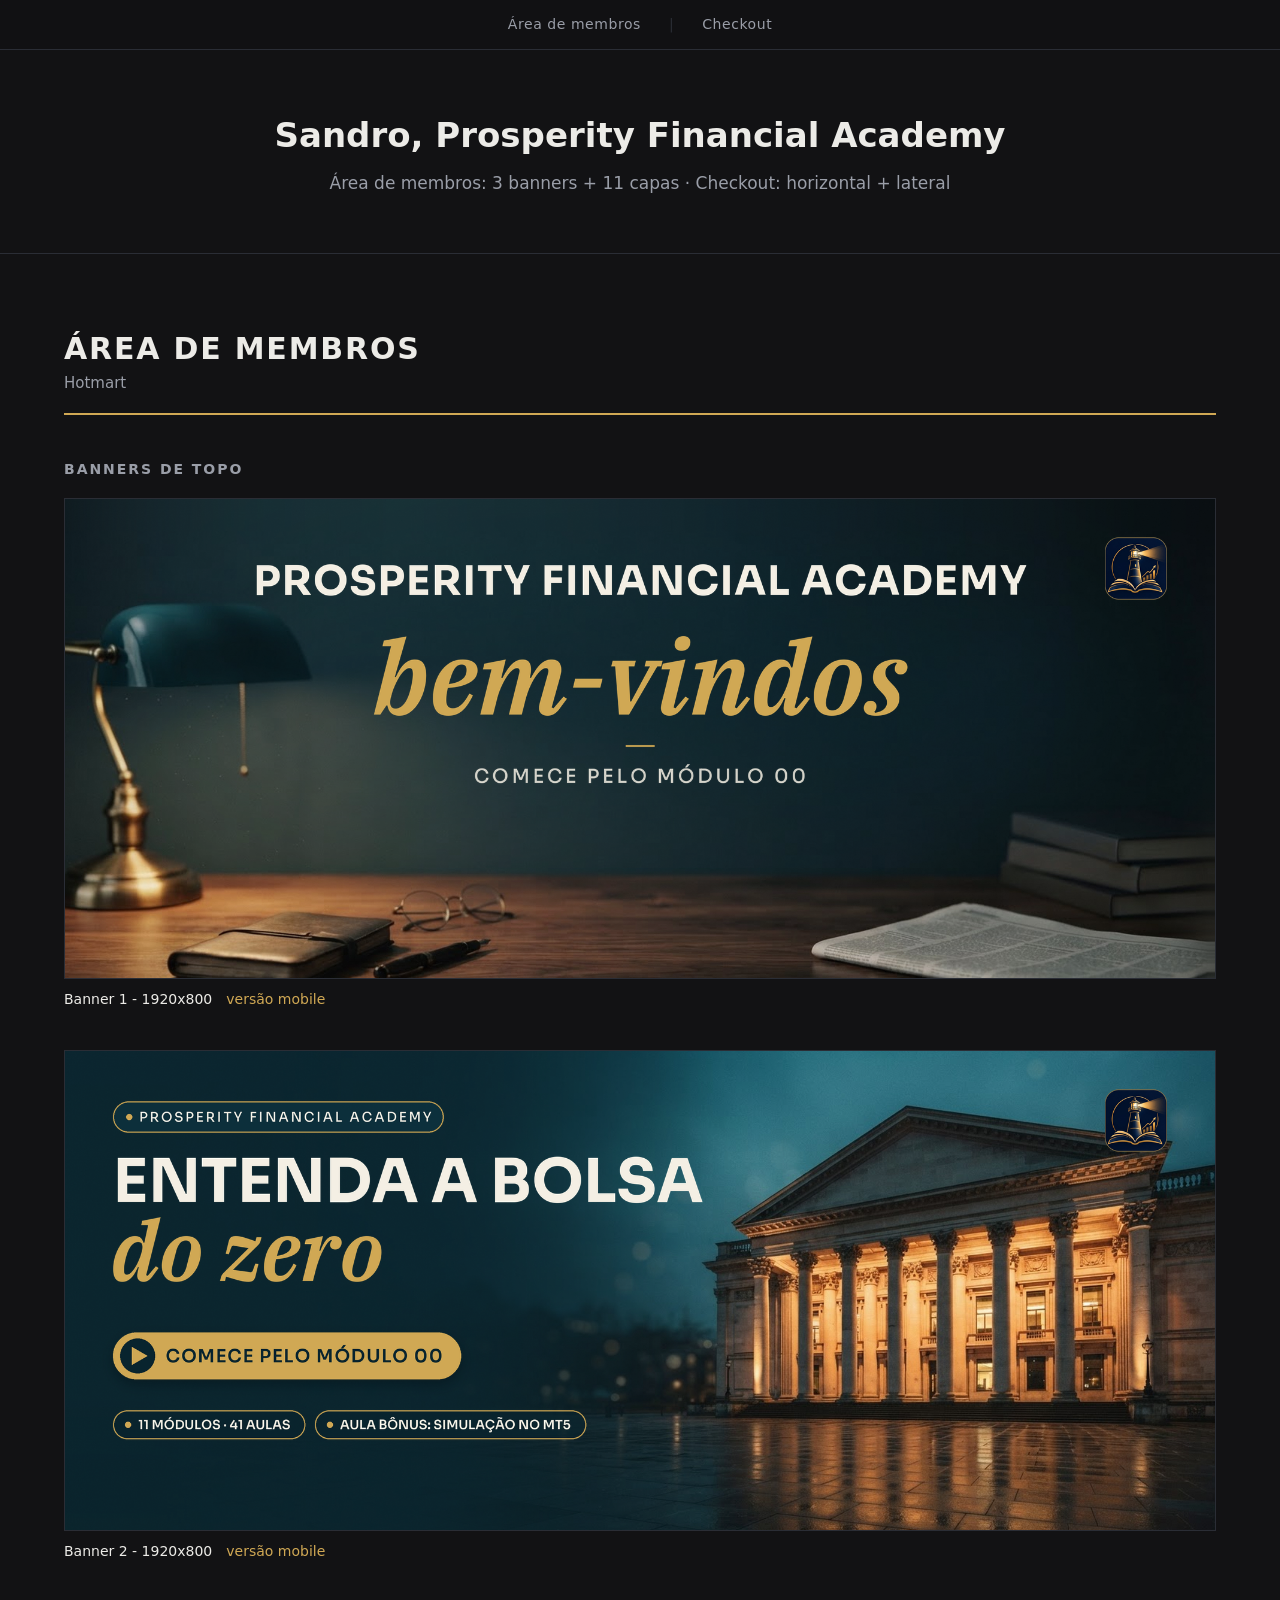
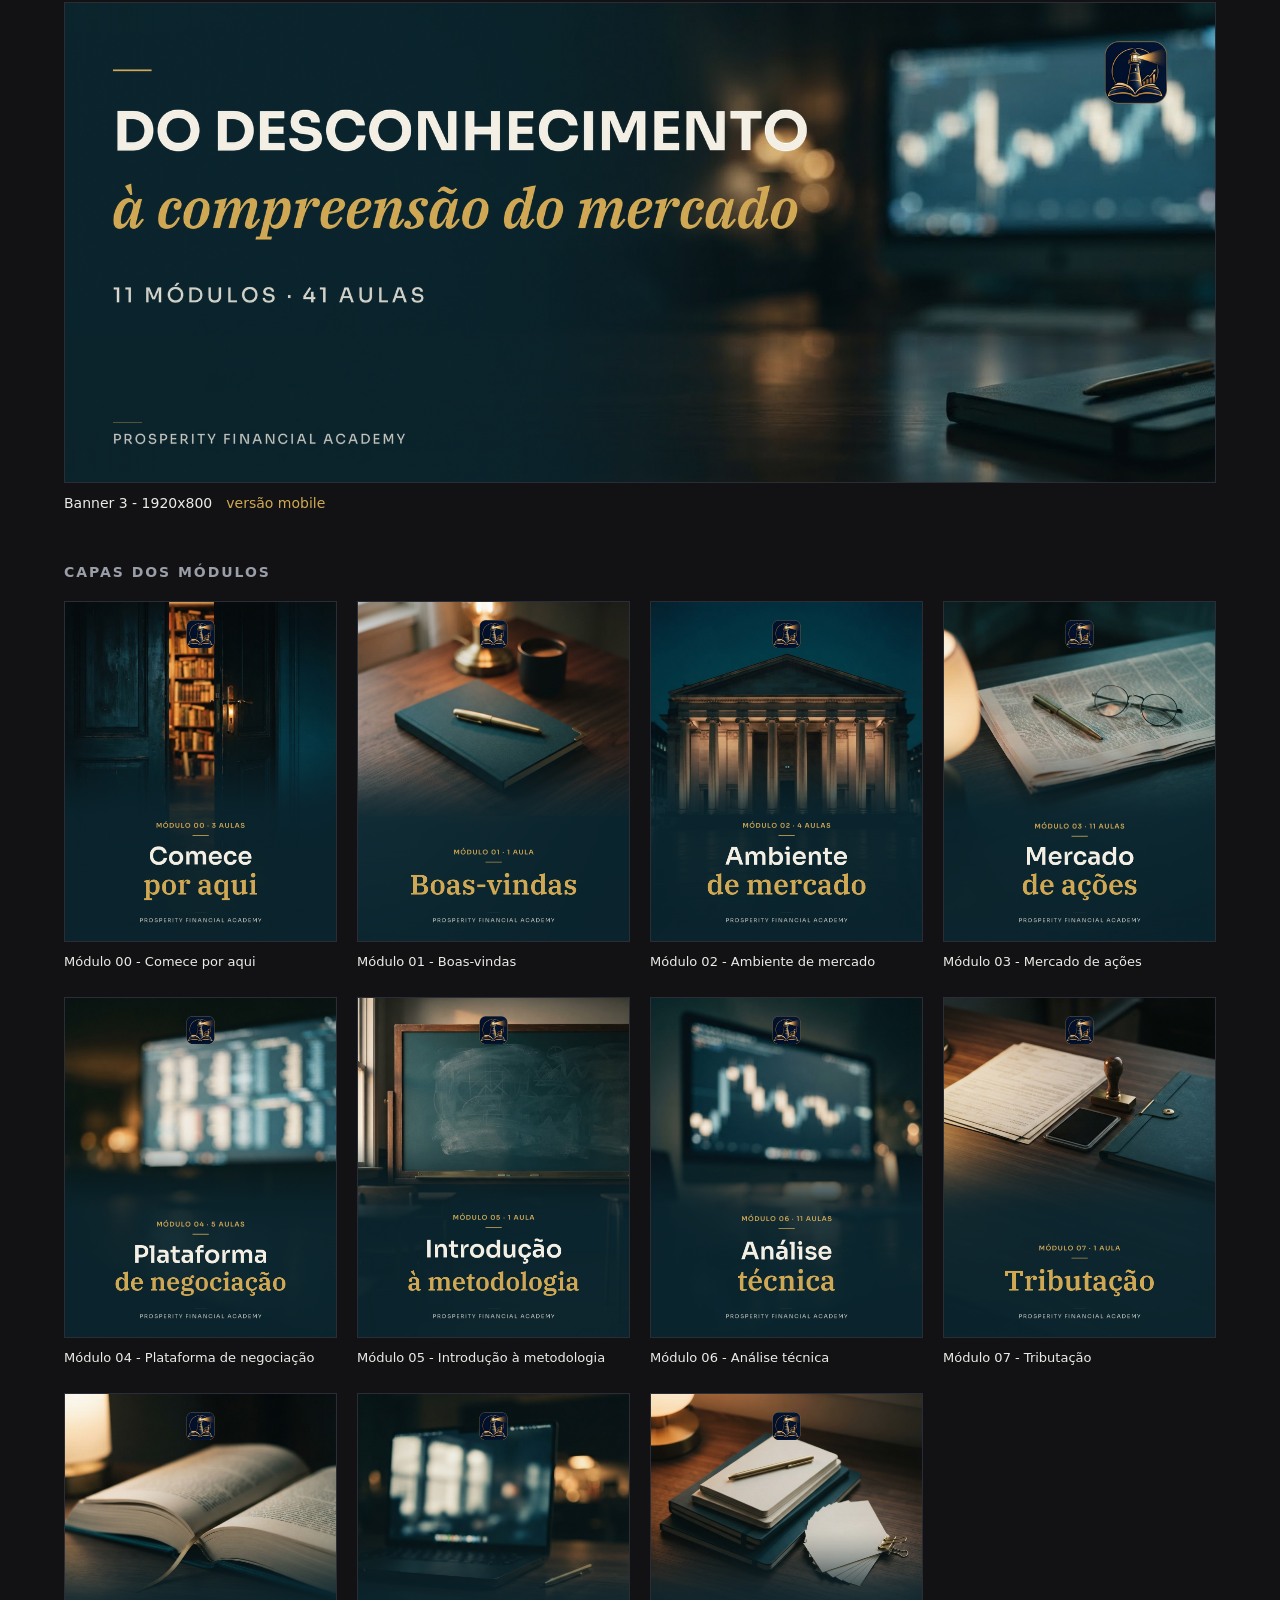
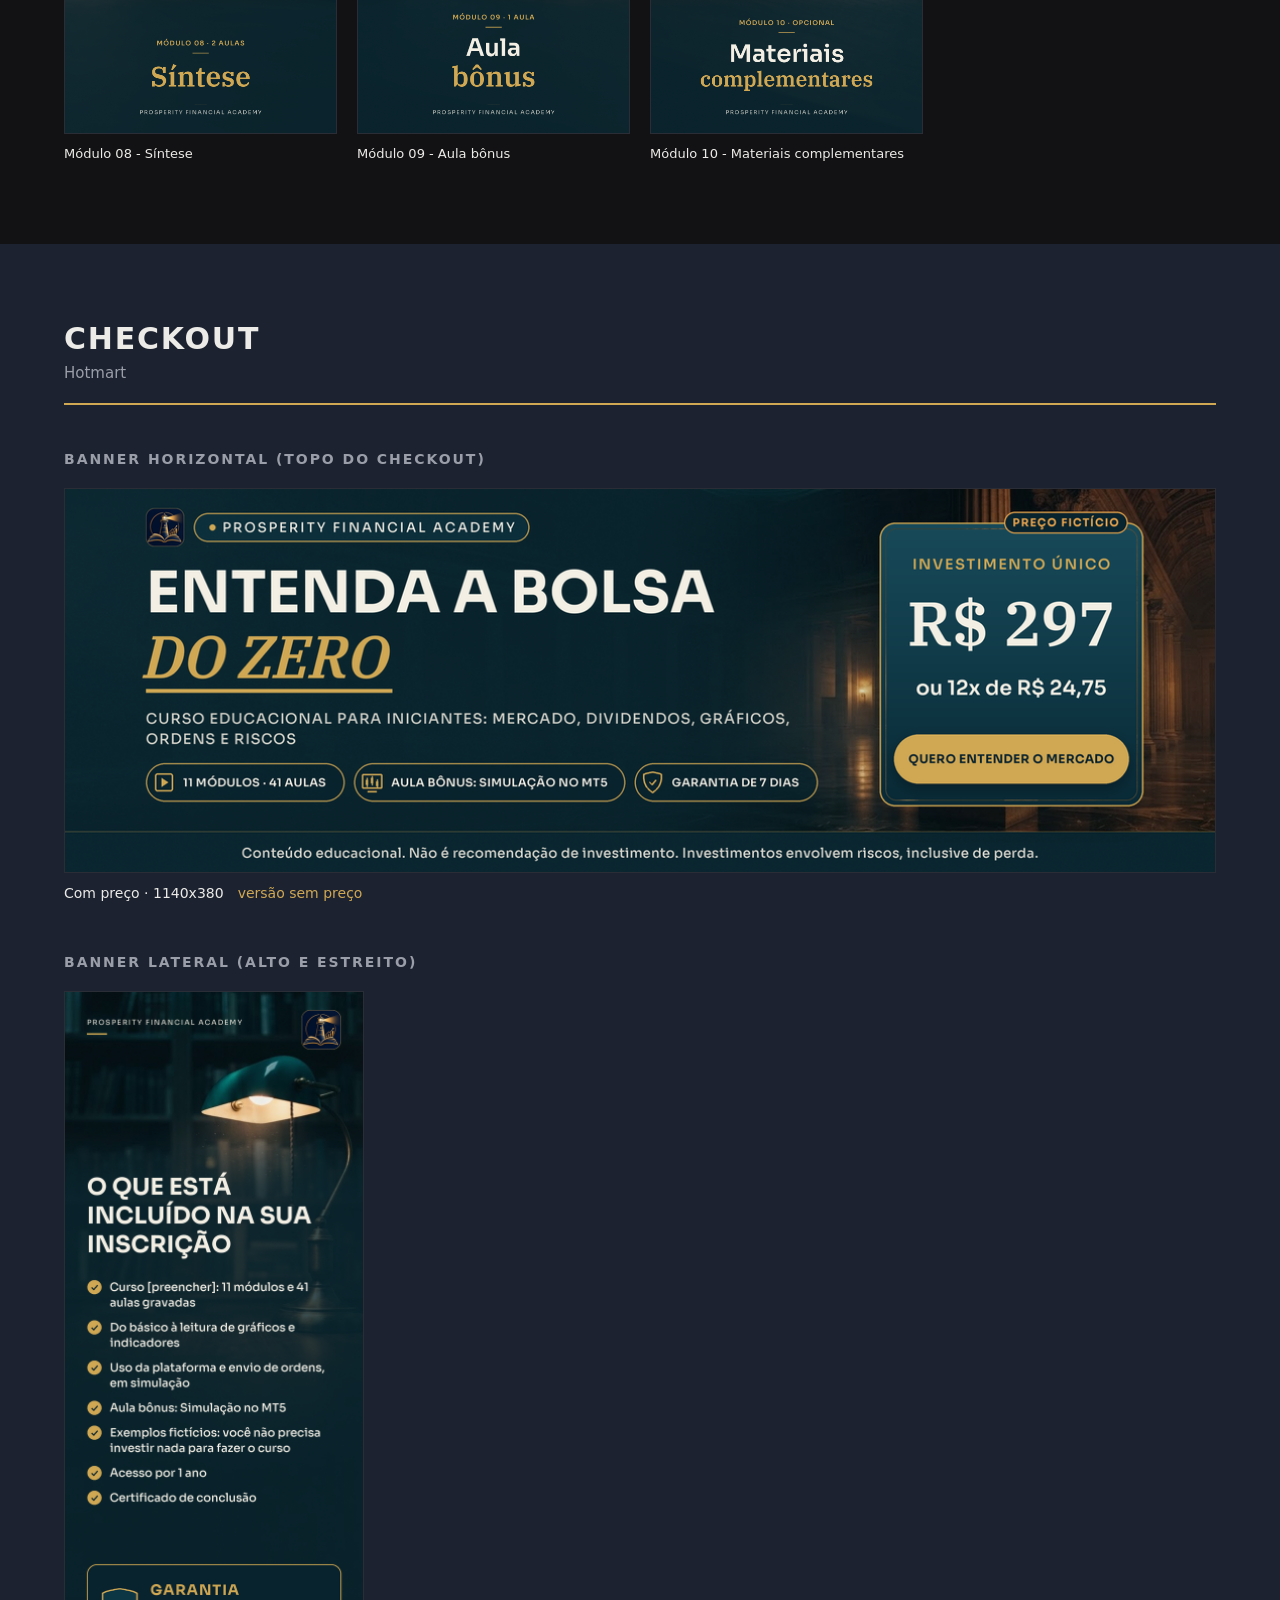
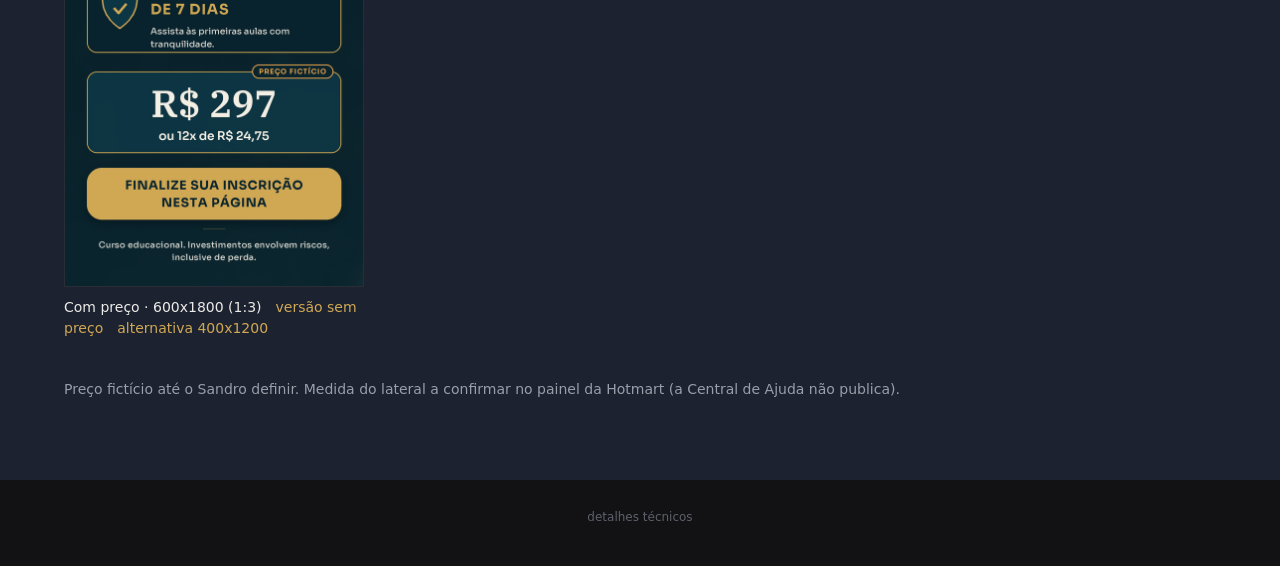
<file: area-de-membros/index.html>
<!doctype html>
<html lang="pt-BR"><head><meta charset="utf-8">
<meta name="robots" content="noindex, nofollow">
<link rel="icon" href="../assets/img/favicon-32.png?v=20261125" sizes="32x32" type="image/png"><meta name="viewport" content="width=device-width,initial-scale=1"><title>Sandro, Prosperity Financial Academy</title><style>
:root{--bg:#121214;--bg2:#1c2230;--ink:#ecebe7;--mut:#9a9ea8;--line:#2a2d35;--acc:#d0a854}
*{box-sizing:border-box}html{scroll-behavior:smooth}
body{margin:0;background:var(--bg);color:var(--ink);font:16px/1.5 system-ui,-apple-system,"Segoe UI",sans-serif}
a{color:inherit}
nav{position:fixed;top:0;left:0;right:0;z-index:50;background:rgba(18,18,20,.92);backdrop-filter:blur(8px);border-bottom:1px solid var(--line);display:flex;justify-content:center;gap:28px;padding:14px 16px;font-size:14px;letter-spacing:.04em}
nav a{text-decoration:none;color:var(--mut)}nav a:hover{color:var(--acc)}nav i{color:var(--line);font-style:normal}
.wrap{max-width:1200px;margin:0 auto;padding:0 24px}
.top{padding:110px 0 56px;text-align:center}
.top h1{font-size:34px;margin:0 0 10px;font-weight:600}
.top p{margin:0;color:var(--mut);font-size:17px}
section.bloco{padding:72px 0 80px;scroll-margin-top:44px}
#membros{background:var(--bg);border-top:1px solid var(--line)}
#checkout{background:var(--bg2)}
.cab{margin:0 0 44px;padding-bottom:18px;border-bottom:2px solid var(--acc)}
.cab h2{margin:0;font-size:30px;letter-spacing:.06em;text-transform:uppercase;font-weight:700}
.cab span{color:var(--mut);font-size:15px}
h3{font-size:14px;letter-spacing:.14em;text-transform:uppercase;color:var(--mut);margin:48px 0 18px;font-weight:600}
h3:first-of-type{margin-top:0}
figure{margin:0 0 40px}
figure img{display:block;width:100%;height:auto;border:1px solid var(--line);background:#000;cursor:zoom-in}
figcaption{margin-top:10px;font-size:14px;color:var(--ink)}
figcaption a{color:var(--acc);margin-left:14px;text-decoration:none;border-bottom:1px solid transparent}
figcaption a:hover{border-bottom-color:var(--acc)}
.capas{display:grid;grid-template-columns:repeat(auto-fill,minmax(220px,1fr));gap:26px 20px}
.capas figure{margin:0}
.capas figcaption{font-size:13px}
.vert{max-width:300px}
.nota{margin:8px 0 0;color:var(--mut);font-size:14px}
footer{padding:28px 0 40px;text-align:center;font-size:12px}
footer a{color:#5d616b;text-decoration:none}footer a:hover{color:var(--mut)}
#lb{position:fixed;inset:0;z-index:100;background:rgba(0,0,0,.92);display:none;overflow:auto;cursor:zoom-out}
#lb.on{display:block}#lb img{display:block;margin:0 auto;max-width:none;width:auto;height:auto}
@media(max-width:700px){.top h1{font-size:25px}.cab h2{font-size:22px}nav{gap:16px}}
</style></head><body>
<nav><a href="#membros">Área de membros</a><i>|</i><a href="#checkout">Checkout</a></nav>
<header class="top wrap"><h1>Sandro, Prosperity Financial Academy</h1>
<p>Área de membros: 3 banners + 11 capas · Checkout: horizontal + lateral</p></header>

<section class="bloco" id="membros"><div class="wrap">
<div class="cab"><h2>Área de membros</h2><span>Hotmart</span></div>
<h3>Banners de topo</h3>
<figure><a class="zoom" href="banners/banner-01.png?v=20261125" data-alt="Banner 1"><img src="banners/banner-01.png?v=20261125" width="1920" height="800" alt="Banner de topo 1"></a><figcaption>Banner 1 - 1920x800<a class="zoom" href="banners/mobile/banner-01-mobile.png?v=20261125" data-alt="Banner 1 mobile">versão mobile</a></figcaption></figure>
<figure><a class="zoom" href="banners/banner-02.png?v=20261127" data-alt="Banner 2"><img src="banners/banner-02.png?v=20261127" width="1920" height="800" alt="Banner de topo 2"></a><figcaption>Banner 2 - 1920x800<a class="zoom" href="banners/mobile/banner-02-mobile.png?v=20261125" data-alt="Banner 2 mobile">versão mobile</a></figcaption></figure>
<figure><a class="zoom" href="banners/banner-03.png?v=20261127" data-alt="Banner 3"><img src="banners/banner-03.png?v=20261127" width="1920" height="800" alt="Banner de topo 3"></a><figcaption>Banner 3 - 1920x800<a class="zoom" href="banners/mobile/banner-03-mobile.png?v=20261127" data-alt="Banner 3 mobile">versão mobile</a></figcaption></figure>

<h3>Capas dos módulos</h3>
<div class="capas">
<figure><a class="zoom" href="artes/modulo-00.png?v=20261125" data-alt="Módulo 00 - Comece por aqui"><img src="artes/modulo-00.png?v=20261125" width="1080" height="1350" loading="lazy" alt="Capa do módulo 00 - Comece por aqui"></a><figcaption>Módulo 00 - Comece por aqui</figcaption></figure>
<figure><a class="zoom" href="artes/modulo-01.png?v=20261125" data-alt="Módulo 01 - Boas-vindas"><img src="artes/modulo-01.png?v=20261125" width="1080" height="1350" loading="lazy" alt="Capa do módulo 01 - Boas-vindas"></a><figcaption>Módulo 01 - Boas-vindas</figcaption></figure>
<figure><a class="zoom" href="artes/modulo-02.png?v=20261125b" data-alt="Módulo 02 - Ambiente de mercado"><img src="artes/modulo-02.png?v=20261125b" width="1080" height="1350" loading="lazy" alt="Capa do módulo 02 - Ambiente de mercado"></a><figcaption>Módulo 02 - Ambiente de mercado</figcaption></figure>
<figure><a class="zoom" href="artes/modulo-03.png?v=20261125" data-alt="Módulo 03 - Mercado de ações"><img src="artes/modulo-03.png?v=20261125" width="1080" height="1350" loading="lazy" alt="Capa do módulo 03 - Mercado de ações"></a><figcaption>Módulo 03 - Mercado de ações</figcaption></figure>
<figure><a class="zoom" href="artes/modulo-04.png?v=20261125" data-alt="Módulo 04 - Plataforma de negociação"><img src="artes/modulo-04.png?v=20261125" width="1080" height="1350" loading="lazy" alt="Capa do módulo 04 - Plataforma de negociação"></a><figcaption>Módulo 04 - Plataforma de negociação</figcaption></figure>
<figure><a class="zoom" href="artes/modulo-05.png?v=20261125" data-alt="Módulo 05 - Introdução à metodologia"><img src="artes/modulo-05.png?v=20261125" width="1080" height="1350" loading="lazy" alt="Capa do módulo 05 - Introdução à metodologia"></a><figcaption>Módulo 05 - Introdução à metodologia</figcaption></figure>
<figure><a class="zoom" href="artes/modulo-06.png?v=20261125b" data-alt="Módulo 06 - Análise técnica"><img src="artes/modulo-06.png?v=20261125b" width="1080" height="1350" loading="lazy" alt="Capa do módulo 06 - Análise técnica"></a><figcaption>Módulo 06 - Análise técnica</figcaption></figure>
<figure><a class="zoom" href="artes/modulo-07.png?v=20261125b" data-alt="Módulo 07 - Tributação"><img src="artes/modulo-07.png?v=20261125b" width="1080" height="1350" loading="lazy" alt="Capa do módulo 07 - Tributação"></a><figcaption>Módulo 07 - Tributação</figcaption></figure>
<figure><a class="zoom" href="artes/modulo-08.png?v=20261125b" data-alt="Módulo 08 - Síntese"><img src="artes/modulo-08.png?v=20261125b" width="1080" height="1350" loading="lazy" alt="Capa do módulo 08 - Síntese"></a><figcaption>Módulo 08 - Síntese</figcaption></figure>
<figure><a class="zoom" href="artes/modulo-09.png?v=20261125b" data-alt="Módulo 09 - Aula bônus"><img src="artes/modulo-09.png?v=20261125b" width="1080" height="1350" loading="lazy" alt="Capa do módulo 09 - Aula bônus"></a><figcaption>Módulo 09 - Aula bônus</figcaption></figure>
<figure><a class="zoom" href="artes/modulo-10.png?v=20261127" data-alt="Módulo 10 - Materiais complementares"><img src="artes/modulo-10.png?v=20261127" width="1080" height="1350" loading="lazy" alt="Capa do módulo 10 - Materiais complementares"></a><figcaption>Módulo 10 - Materiais complementares</figcaption></figure>
</div>
</div></section>

<section class="bloco" id="checkout"><div class="wrap">
<div class="cab"><h2>Checkout</h2><span>Hotmart</span></div>
<h3>Banner horizontal (topo do checkout)</h3>
<figure><a class="zoom" href="checkout/checkout-horizontal-com-preco.png?v=20261127" data-alt="Banner horizontal, com preço"><img src="checkout/checkout-horizontal-com-preco.png?v=20261127" width="1140" height="380" alt="Banner horizontal do checkout, com preço"></a>
<figcaption>Com preço · 1140x380<a class="zoom" href="checkout/checkout-horizontal-sem-preco.png?v=20261127" data-alt="Banner horizontal, sem preço">versão sem preço</a></figcaption></figure>
<h3>Banner lateral (alto e estreito)</h3>
<figure class="vert"><a class="zoom" href="checkout/checkout-vertical-com-preco.png?v=20261127" data-alt="Banner lateral, com preço"><img src="checkout/checkout-vertical-com-preco.png?v=20261127" width="600" height="1800" alt="Banner lateral do checkout, com preço"></a>
<figcaption>Com preço · 600x1800 (1:3)<a class="zoom" href="checkout/checkout-vertical-sem-preco.png?v=20261127" data-alt="Banner lateral, sem preço">versão sem preço</a><a class="zoom" href="checkout/checkout-vertical-com-preco-400x1200.png?v=20261127" data-alt="Banner lateral 400x1200">alternativa 400x1200</a></figcaption></figure>
<p class="nota">Preço fictício até o Sandro definir. Medida do lateral a confirmar no painel da Hotmart (a Central de Ajuda não publica).</p>
</div></section>

<footer><a href="preview-detalhes.html">detalhes técnicos</a></footer>
<div id="lb" role="dialog" aria-label="Imagem em tamanho real"></div>
<script>
(function(){var lb=document.getElementById('lb');
function close(){lb.classList.remove('on');lb.innerHTML='';document.body.style.overflow=''}
document.addEventListener('click',function(e){var a=e.target.closest('a.zoom');
 if(a){e.preventDefault();var i=new Image();i.src=a.getAttribute('href');i.alt=a.getAttribute('data-alt')||'';lb.innerHTML='';lb.appendChild(i);lb.classList.add('on');lb.scrollTop=0;document.body.style.overflow='hidden';return}
 if(e.target.closest('#lb'))close()});
document.addEventListener('keydown',function(e){if(e.key==='Escape')close()});})();
</script>
</body></html>
</file>
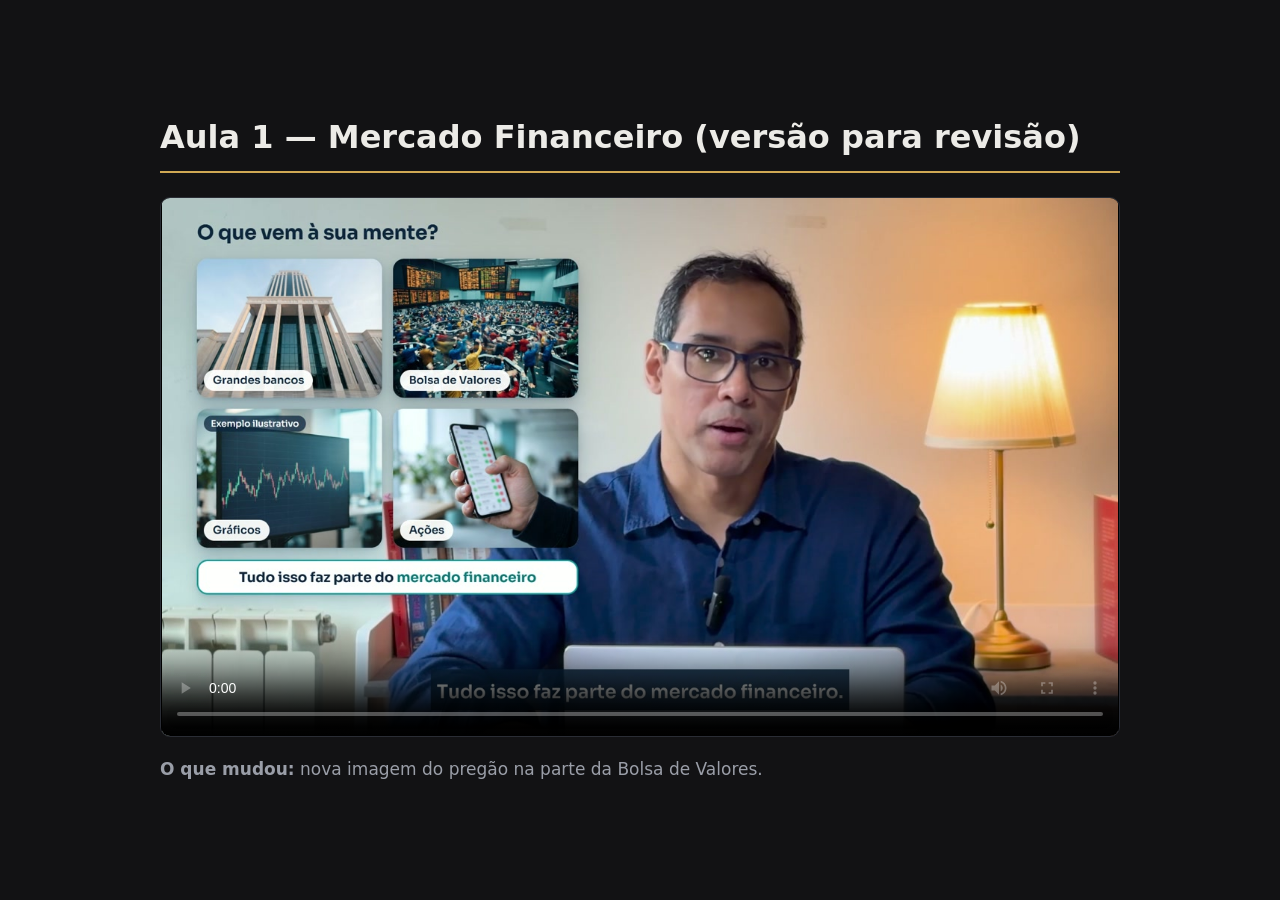
<file: aula-01-revisao/index.html>
<!doctype html>
<html lang="pt-BR">
<head>
<meta charset="utf-8">
<meta name="viewport" content="width=device-width,initial-scale=1">
<meta name="robots" content="noindex, nofollow">
<title>Aula 1 — Mercado Financeiro (versão para revisão)</title>
<style>
:root{--bg:#121214;--ink:#ecebe7;--mut:#9a9ea8;--line:#2a2d35;--acc:#d0a854}
*{box-sizing:border-box}
body{margin:0;min-height:100vh;background:var(--bg);color:var(--ink);font:16px/1.5 system-ui,-apple-system,"Segoe UI",sans-serif;display:flex;align-items:center;justify-content:center;padding:32px 20px}
main{width:100%;max-width:960px}
h1{margin:0 0 24px;font-size:clamp(22px,3.4vw,32px);font-weight:600;line-height:1.25;padding-bottom:14px;border-bottom:2px solid var(--acc)}
video{display:block;width:100%;aspect-ratio:16/9;background:#000;border-radius:10px;border:1px solid var(--line)}
p{margin:20px 0 0;color:var(--mut);font-size:17px}
</style>
</head>
<body>
<main>
<h1>Aula 1 — Mercado Financeiro (versão para revisão)</h1>
<video controls playsinline preload="metadata" poster="poster-v4.jpg">
<source src="aula-01-revisao-v4.mp4" type="video/mp4">
Seu navegador não consegue reproduzir este vídeo.
</video>
<p><strong>O que mudou:</strong> nova imagem do pregão na parte da Bolsa de Valores.</p>
</main>
</body>
</html>
</file>
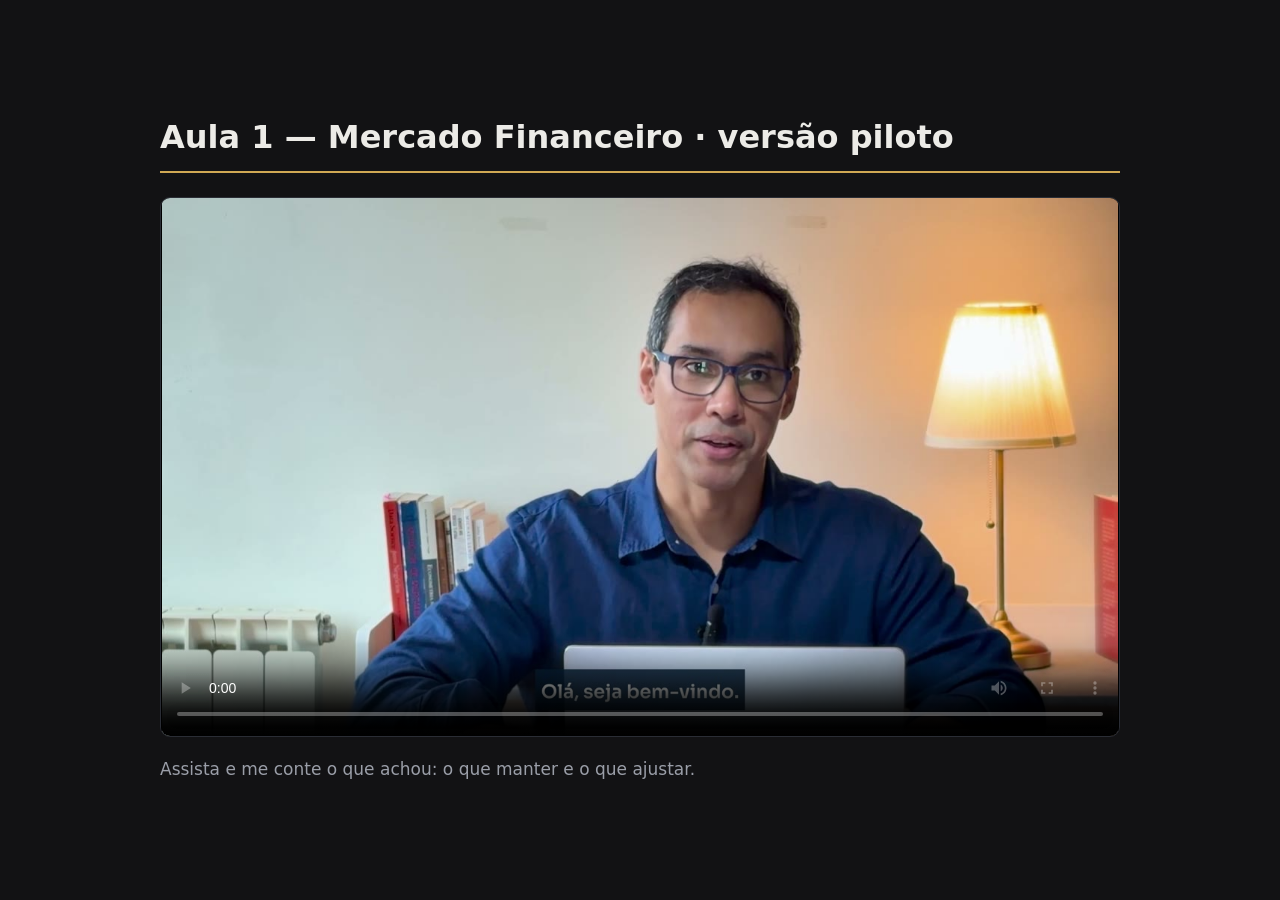
<file: aula-piloto/index.html>
<!doctype html>
<html lang="pt-BR">
<head>
<meta charset="utf-8">
<meta name="viewport" content="width=device-width,initial-scale=1">
<meta name="robots" content="noindex, nofollow">
<title>Aula 1 — Mercado Financeiro · versão piloto</title>
<style>
:root{--bg:#121214;--ink:#ecebe7;--mut:#9a9ea8;--line:#2a2d35;--acc:#d0a854}
*{box-sizing:border-box}
body{margin:0;min-height:100vh;background:var(--bg);color:var(--ink);font:16px/1.5 system-ui,-apple-system,"Segoe UI",sans-serif;display:flex;align-items:center;justify-content:center;padding:32px 20px}
main{width:100%;max-width:960px}
h1{margin:0 0 24px;font-size:clamp(22px,3.4vw,32px);font-weight:600;line-height:1.25;padding-bottom:14px;border-bottom:2px solid var(--acc)}
video{display:block;width:100%;aspect-ratio:16/9;background:#000;border-radius:10px;border:1px solid var(--line)}
p{margin:20px 0 0;color:var(--mut);font-size:17px}
</style>
</head>
<body>
<main>
<h1>Aula 1 — Mercado Financeiro · versão piloto</h1>
<video controls playsinline preload="metadata" poster="poster.jpg">
<source src="aula-01-piloto.mp4" type="video/mp4">
Seu navegador não consegue reproduzir este vídeo.
</video>
<p>Assista e me conte o que achou: o que manter e o que ajustar.</p>
</main>
</body>
</html>
</file>
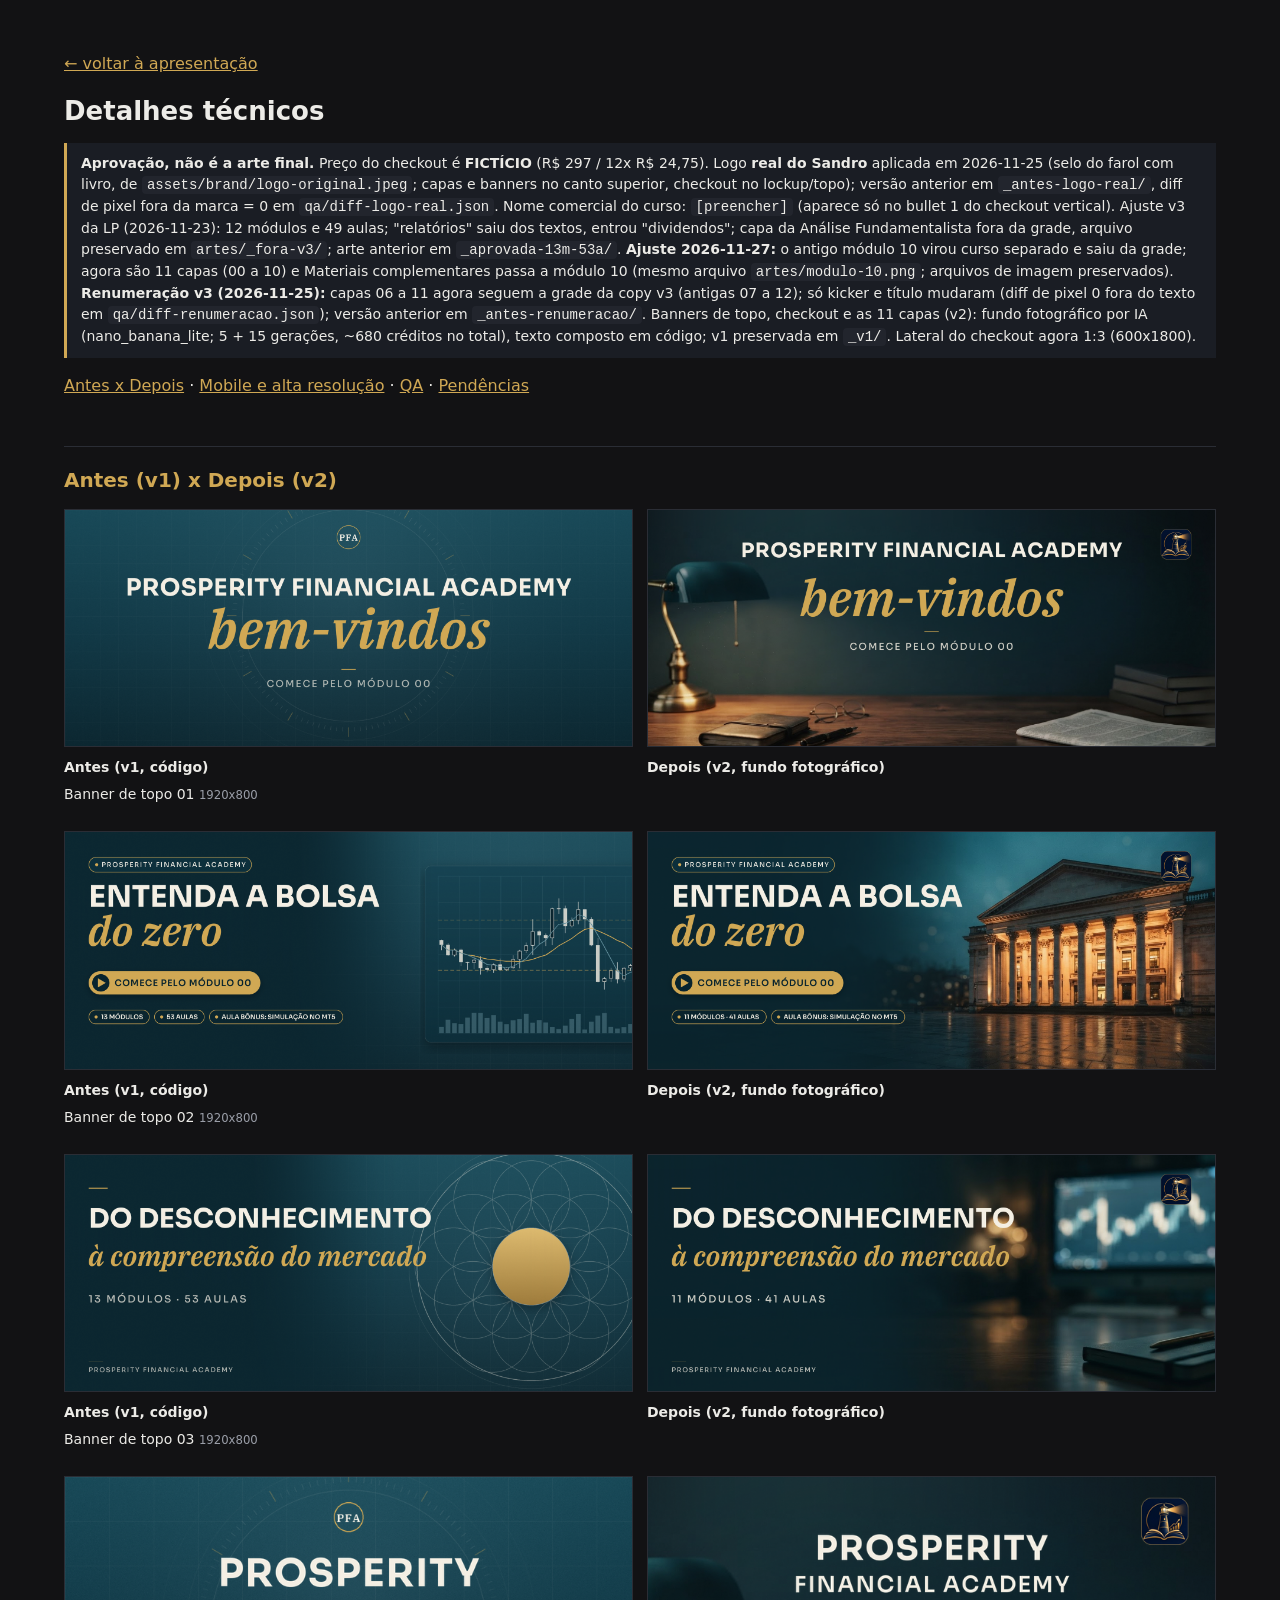
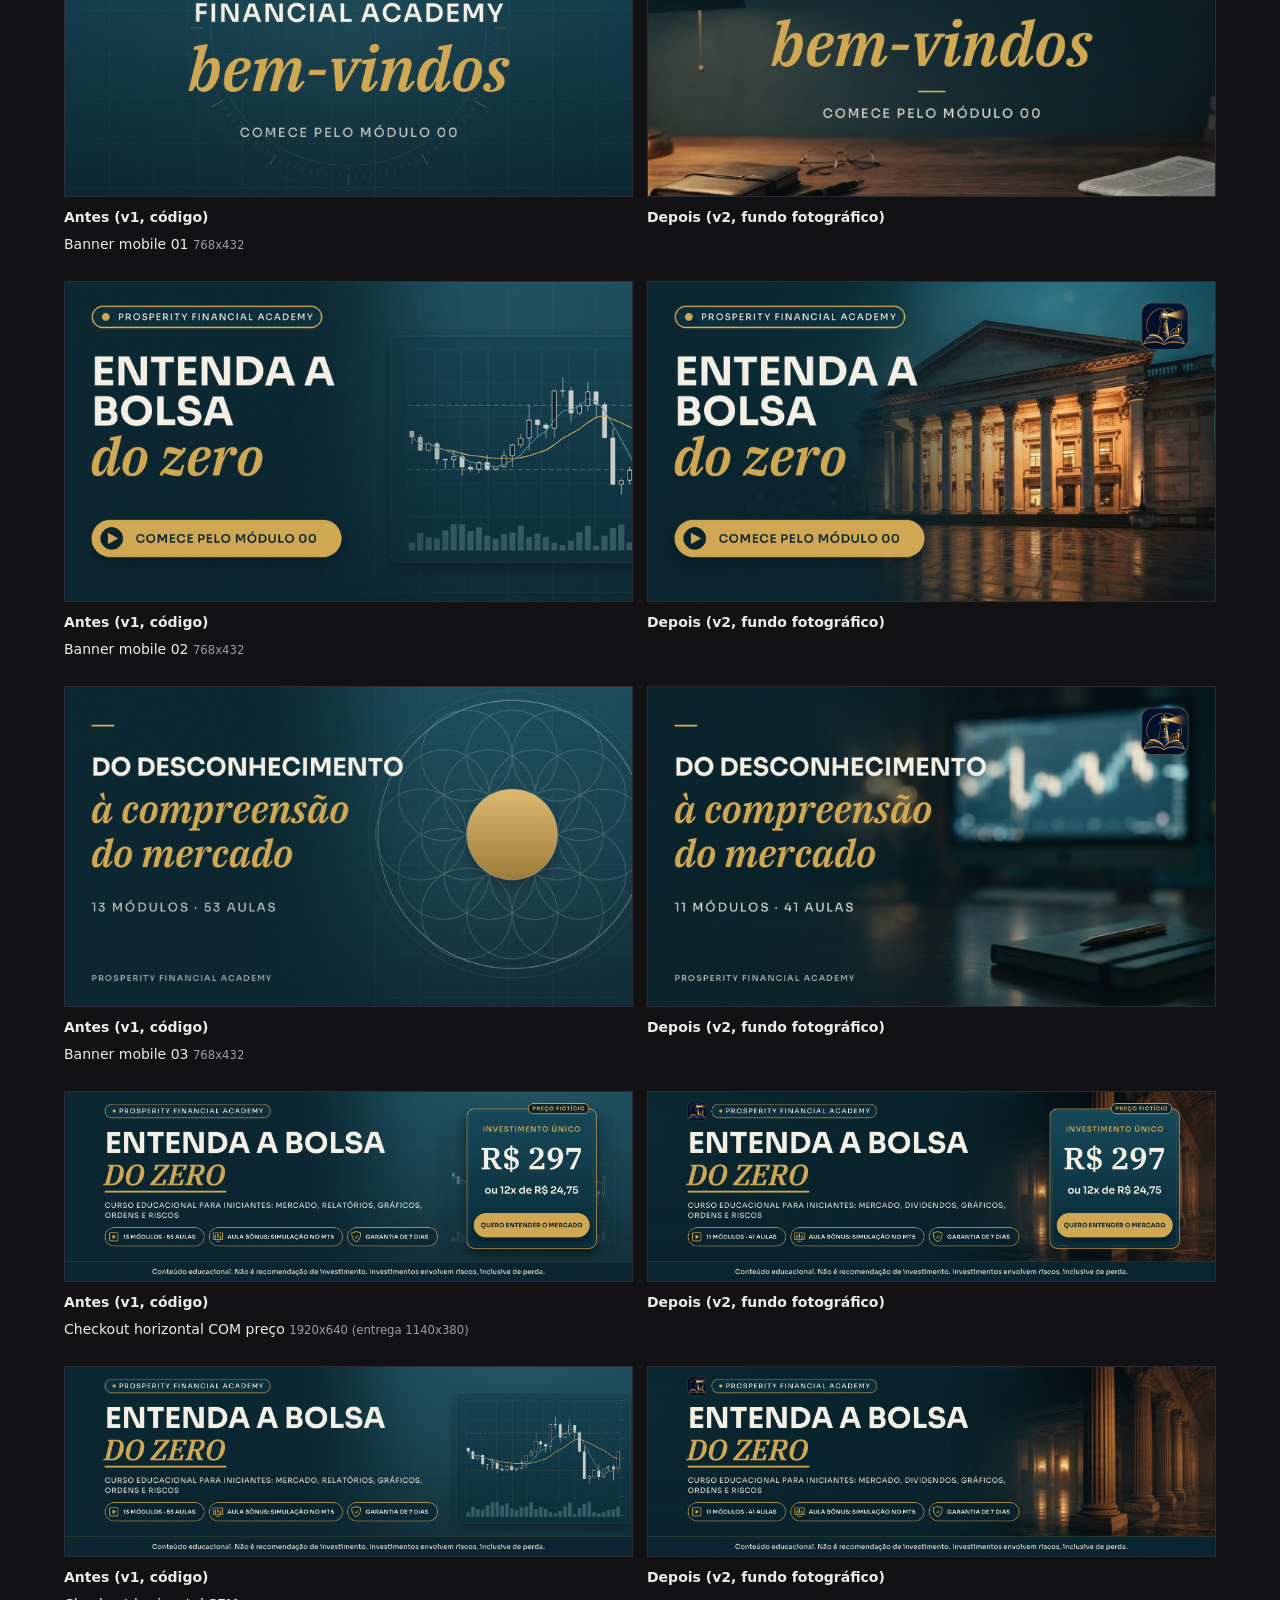
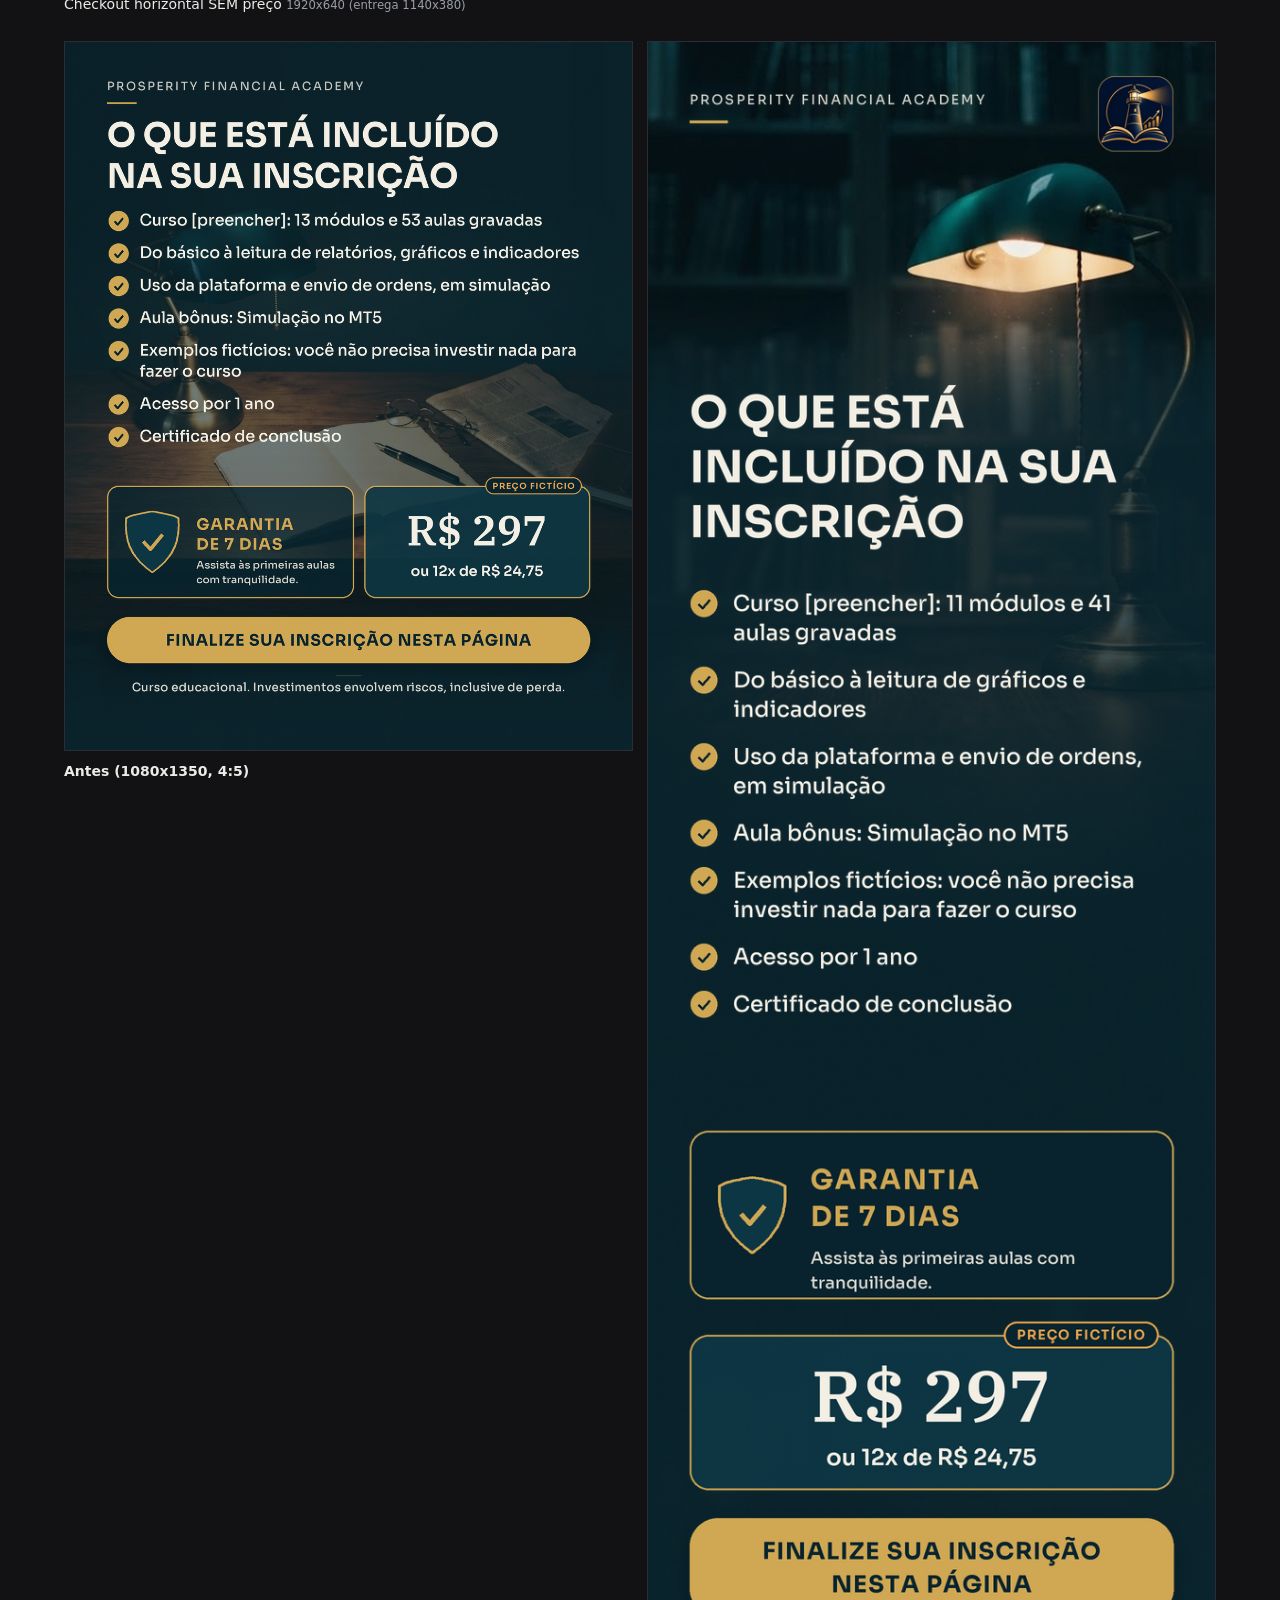
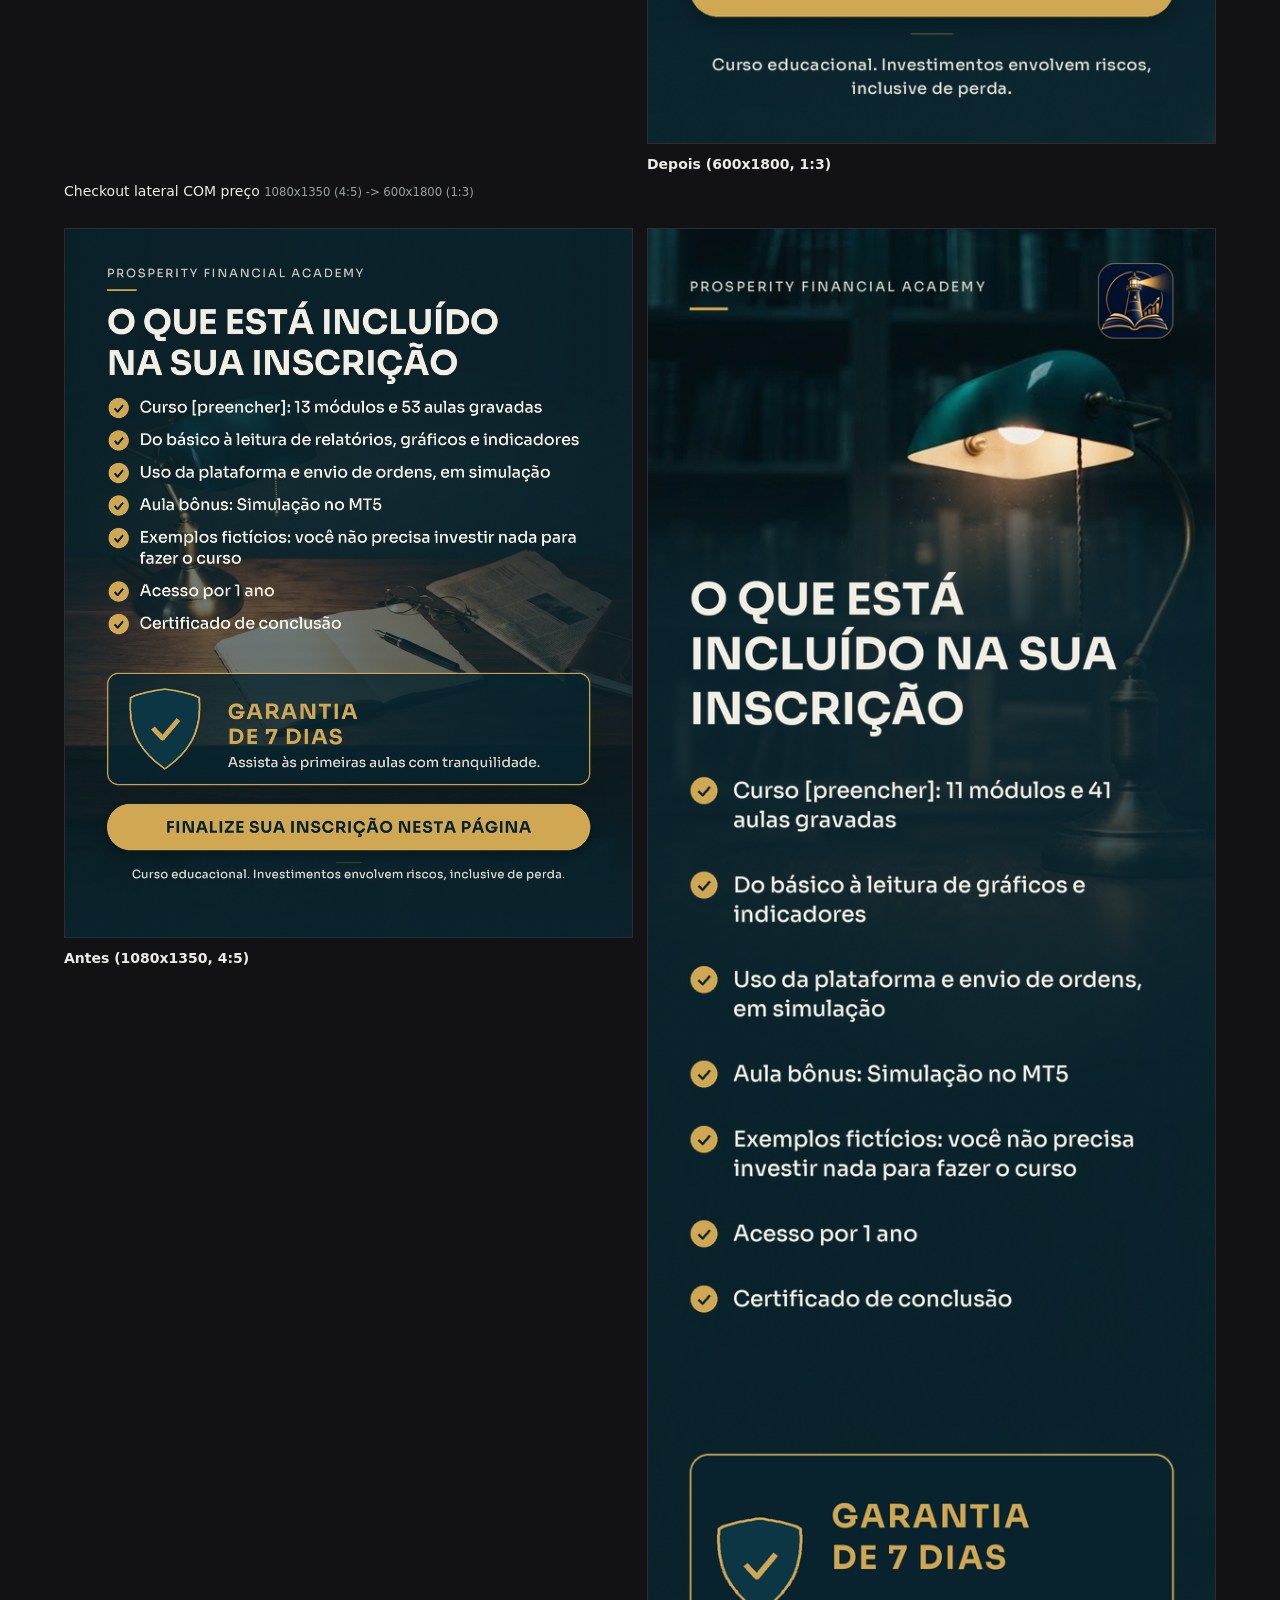
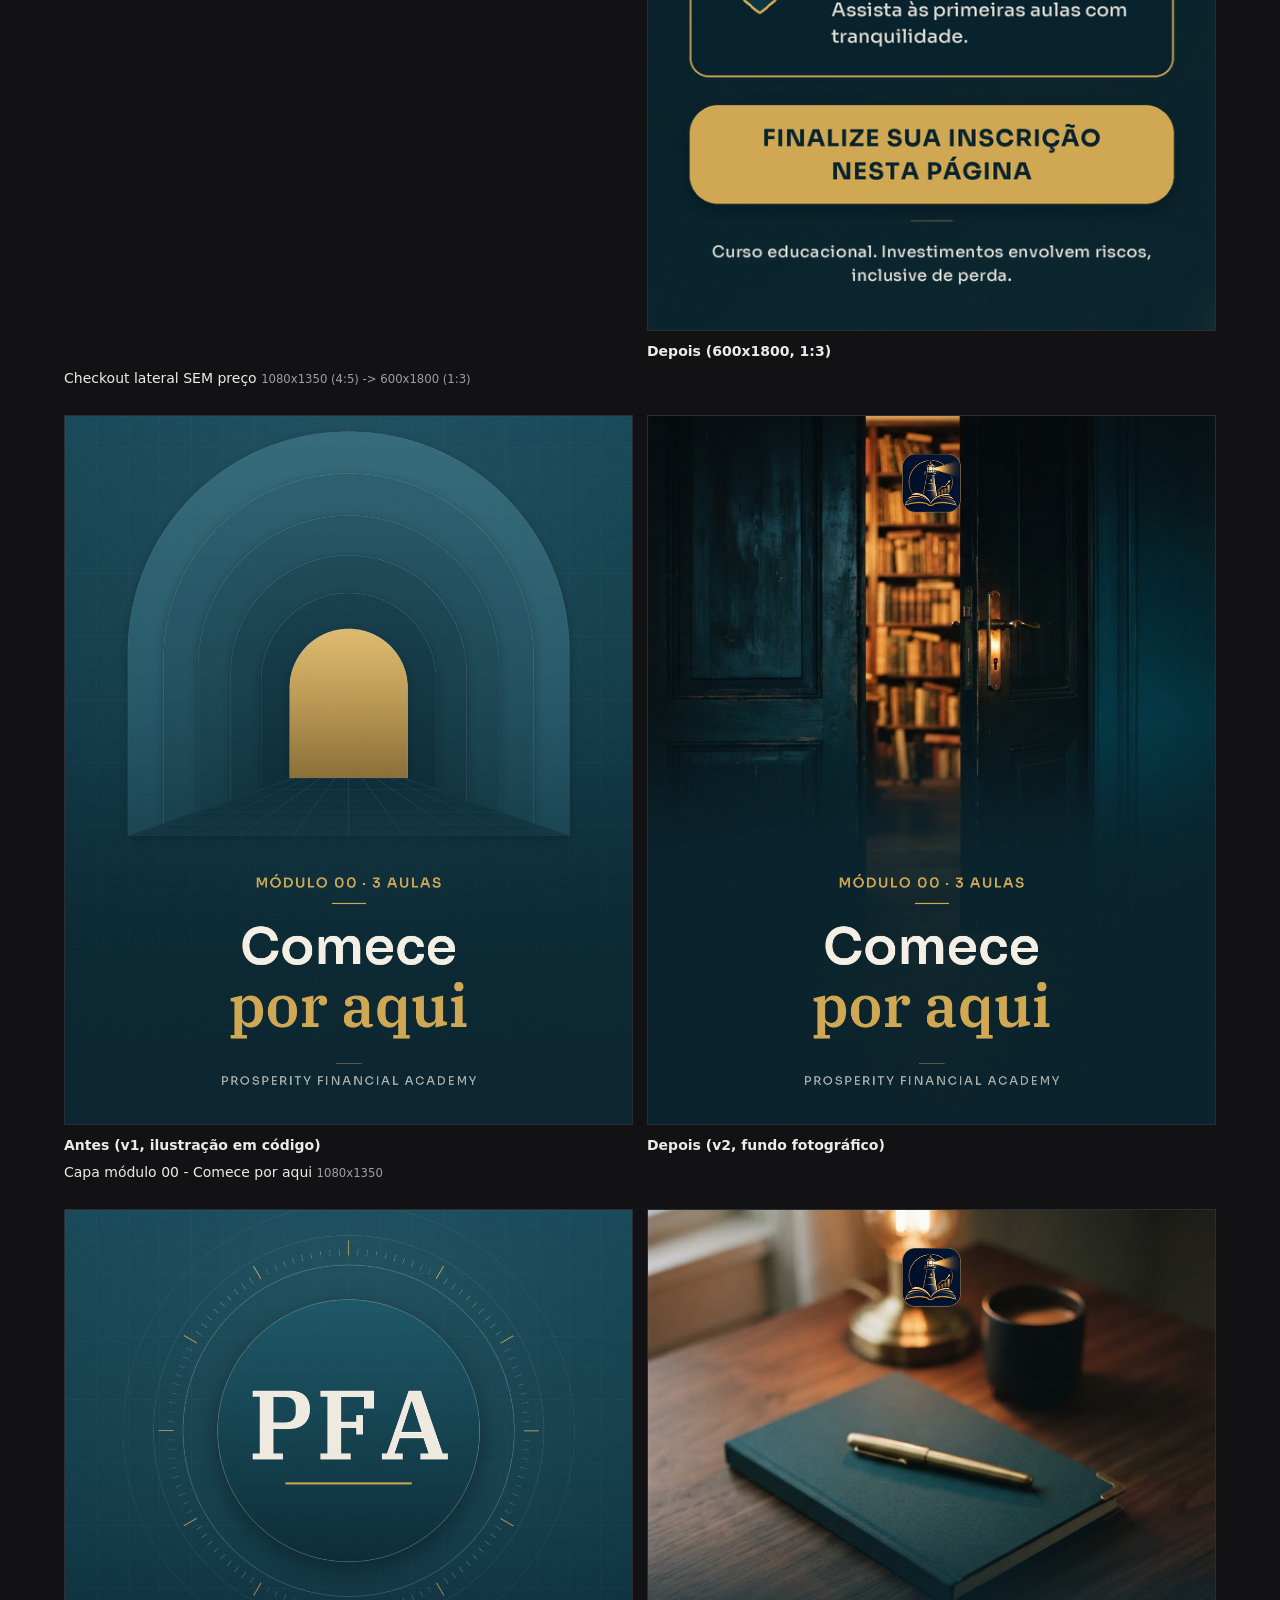
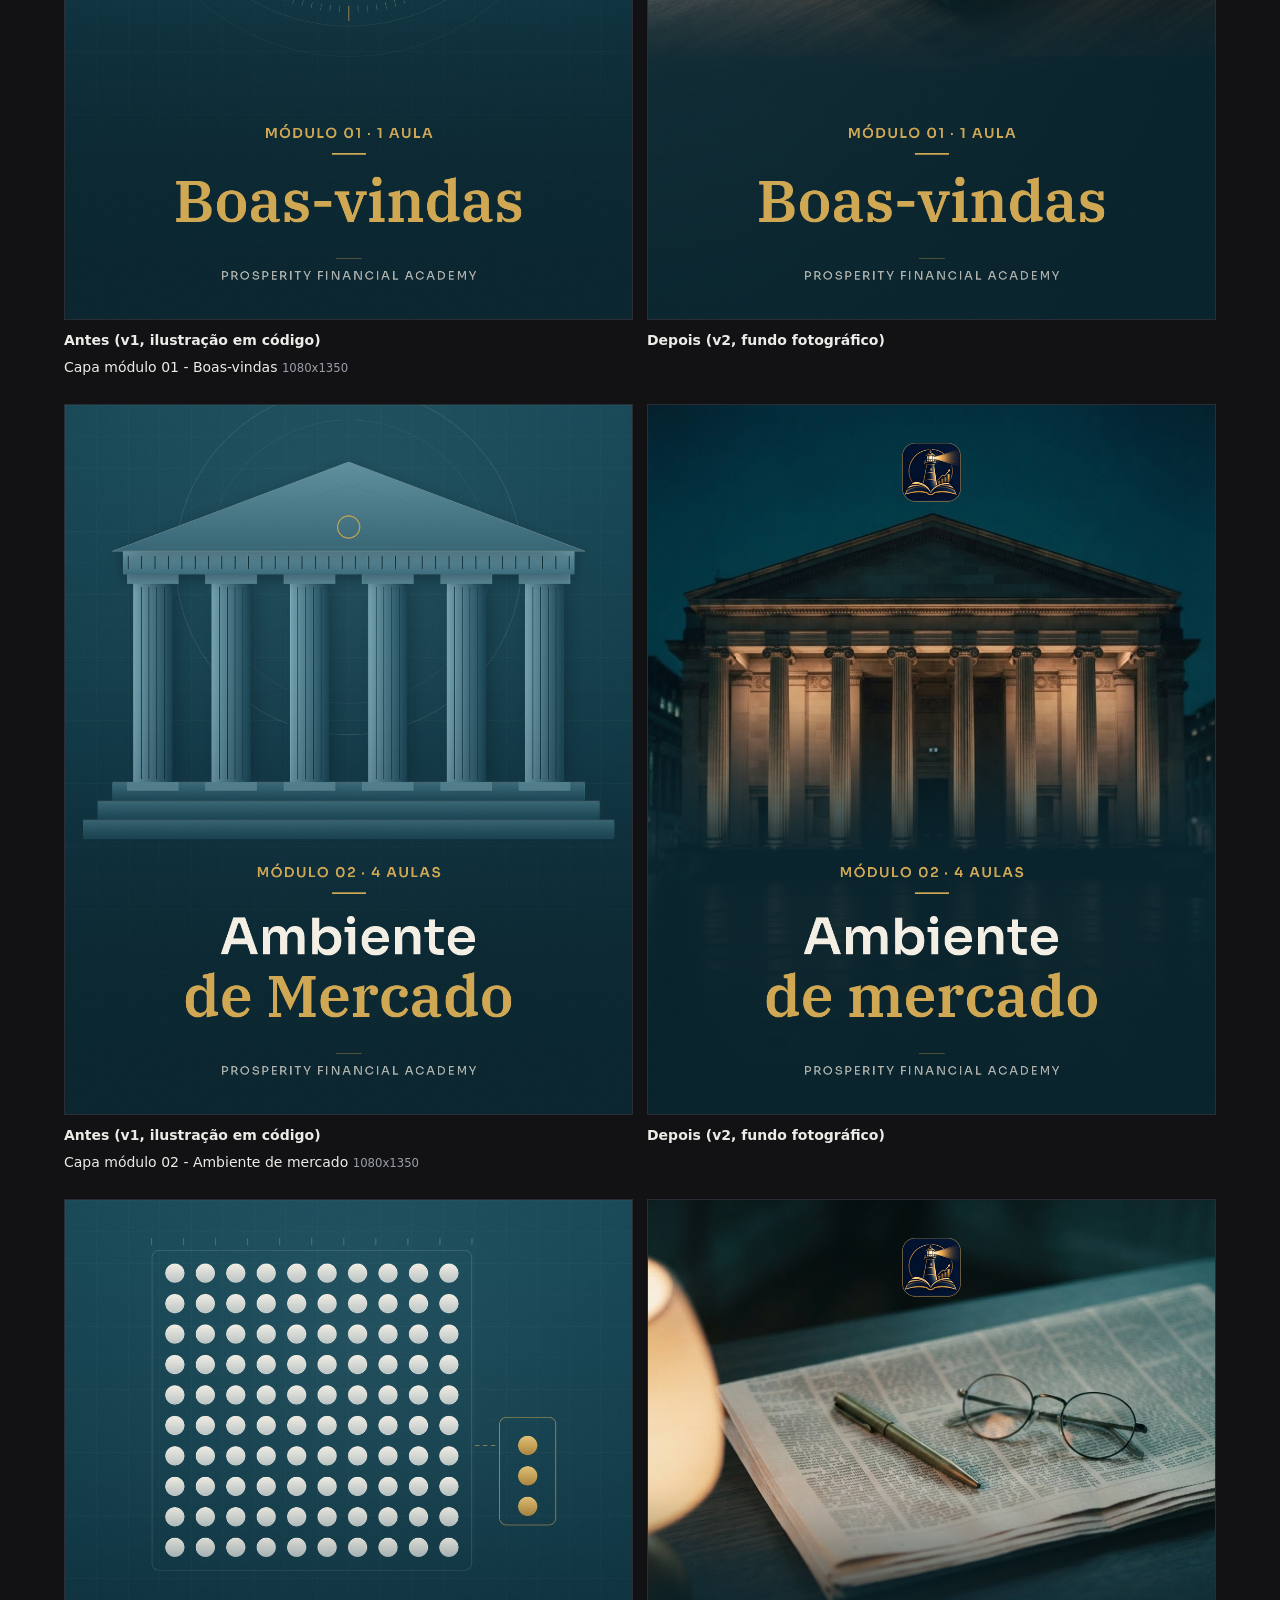
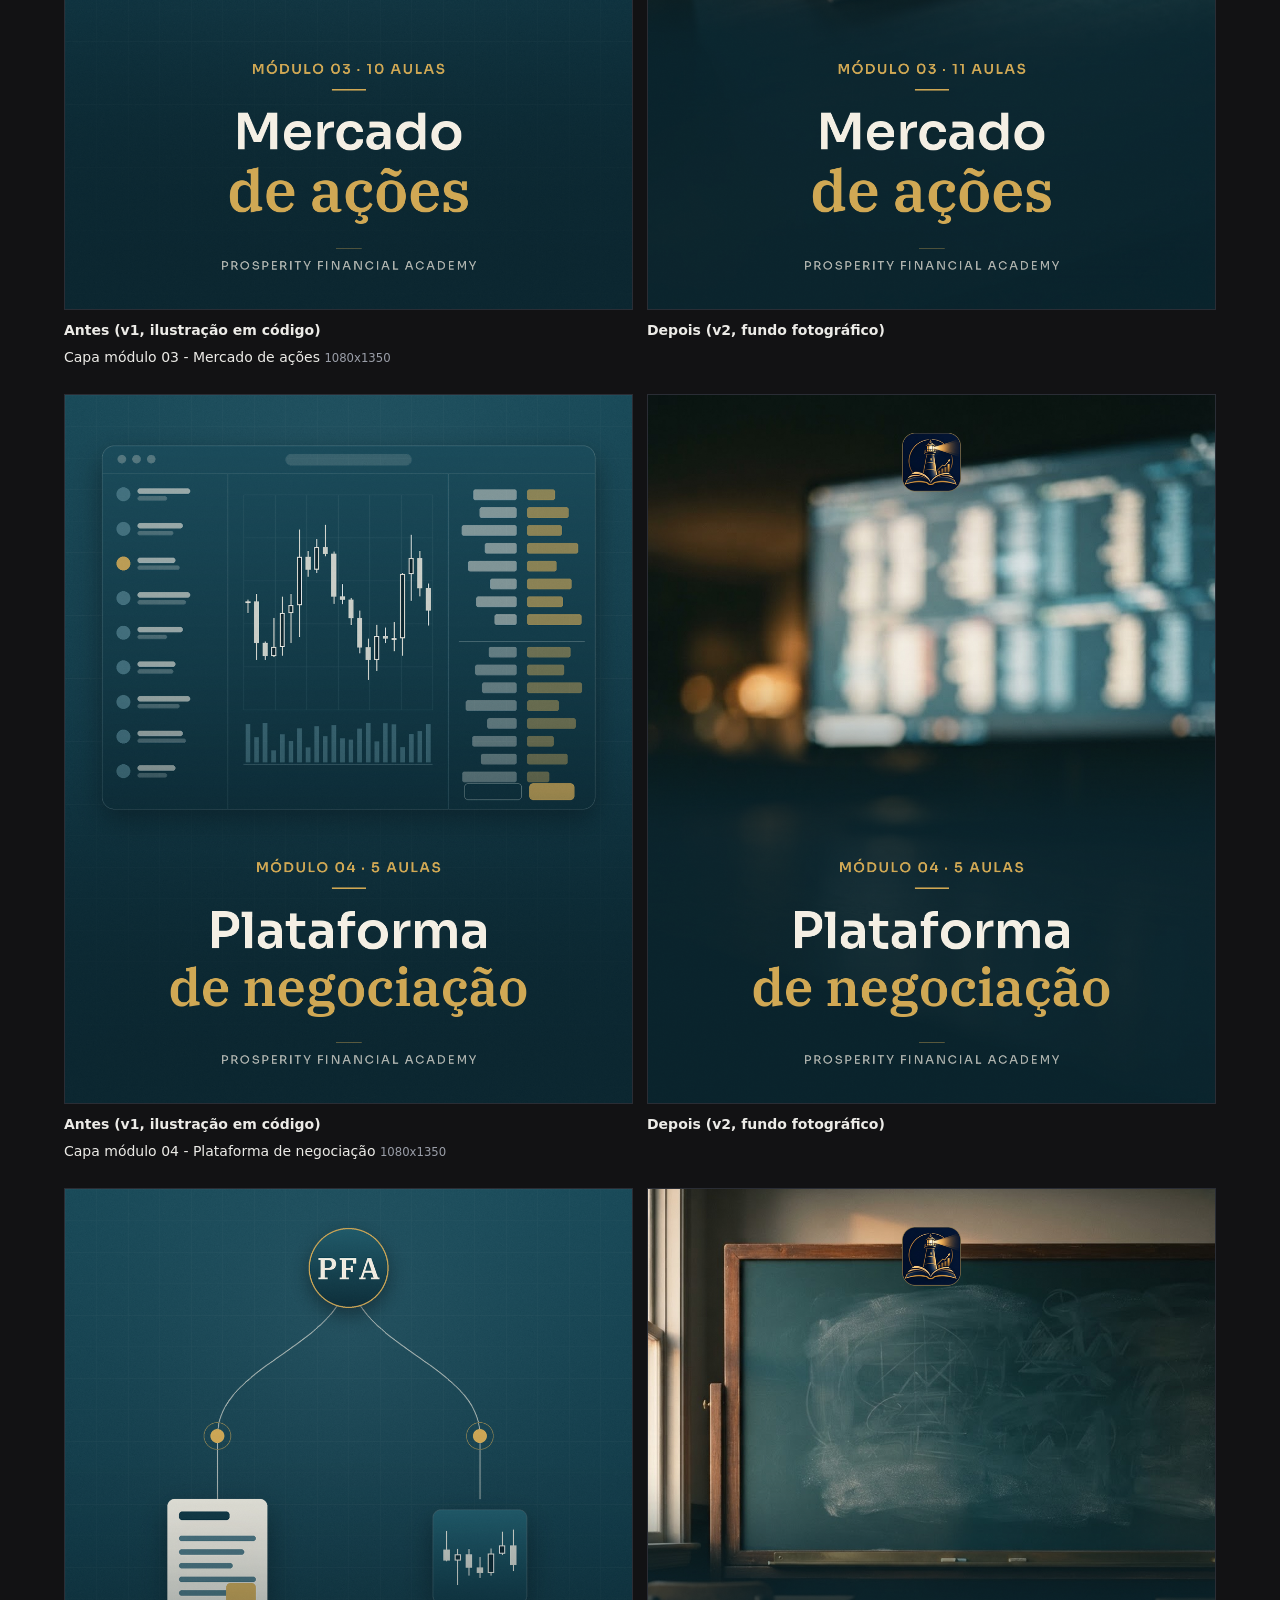
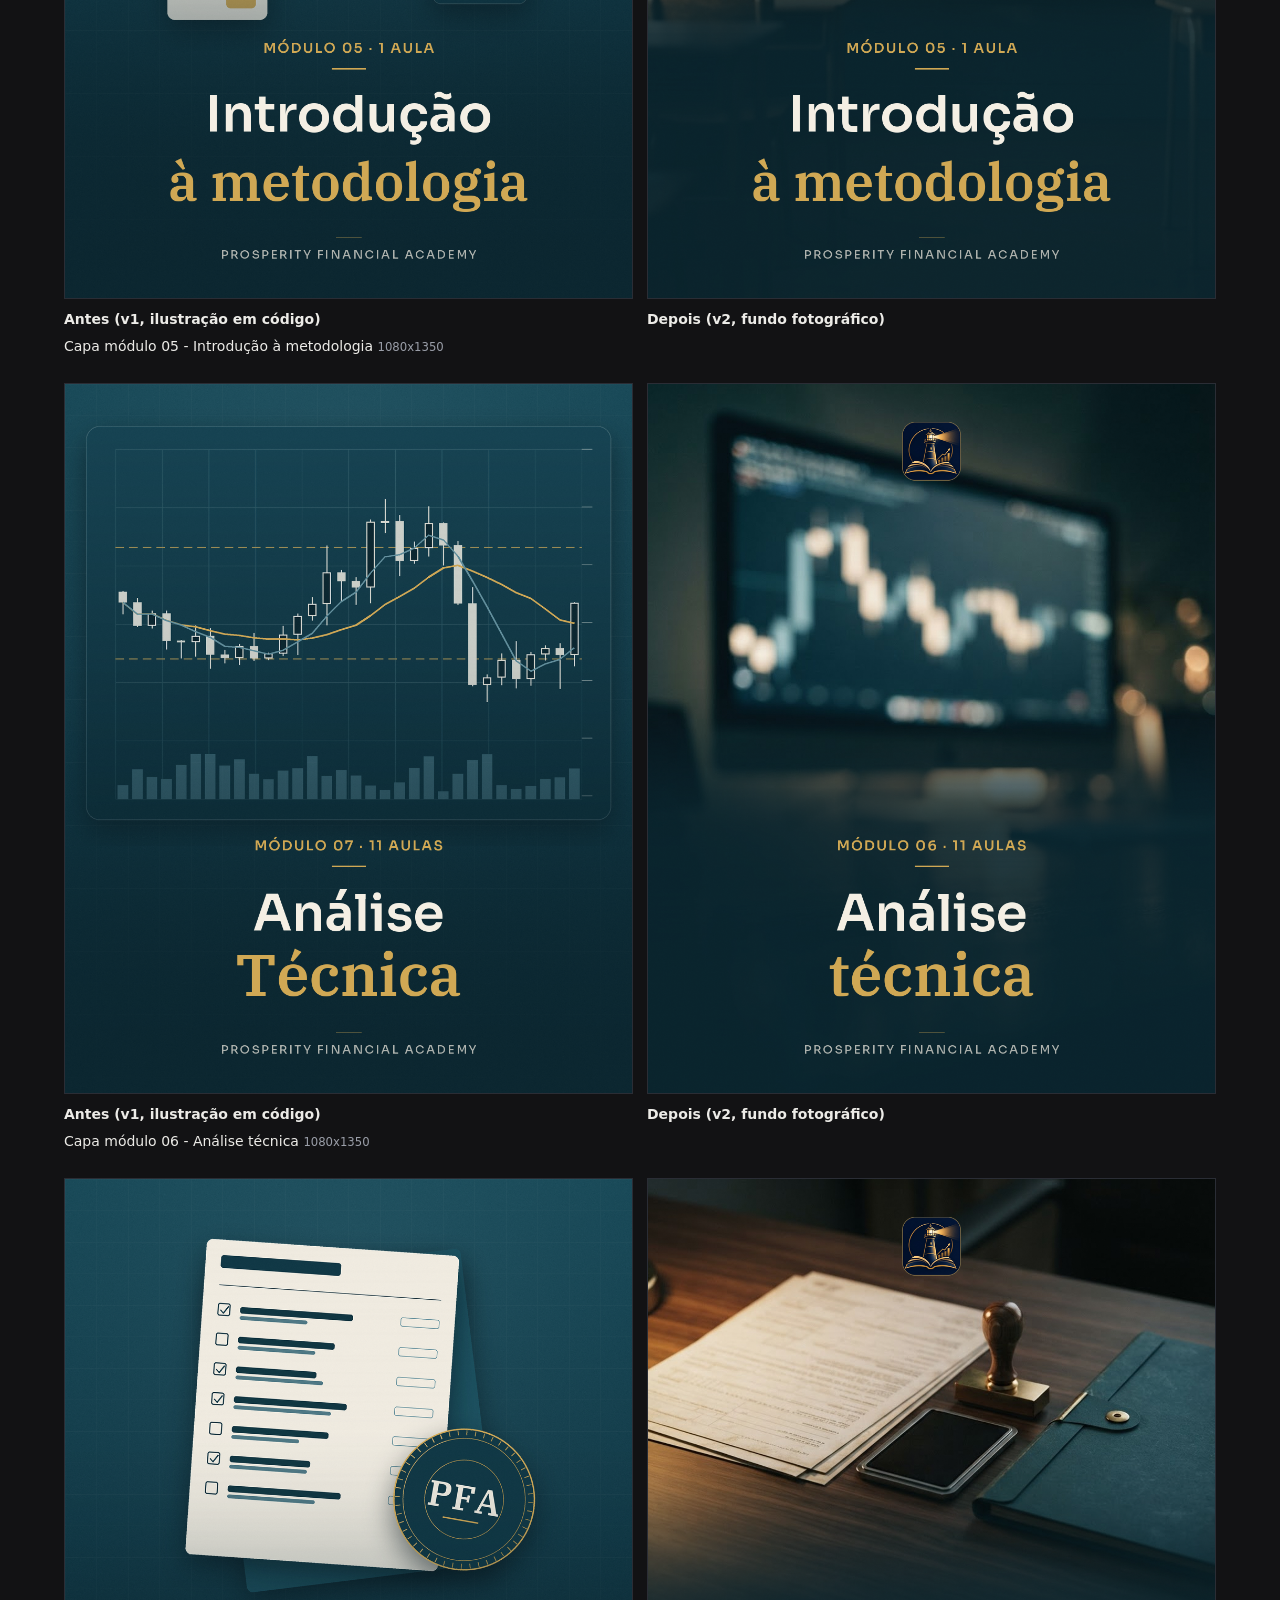
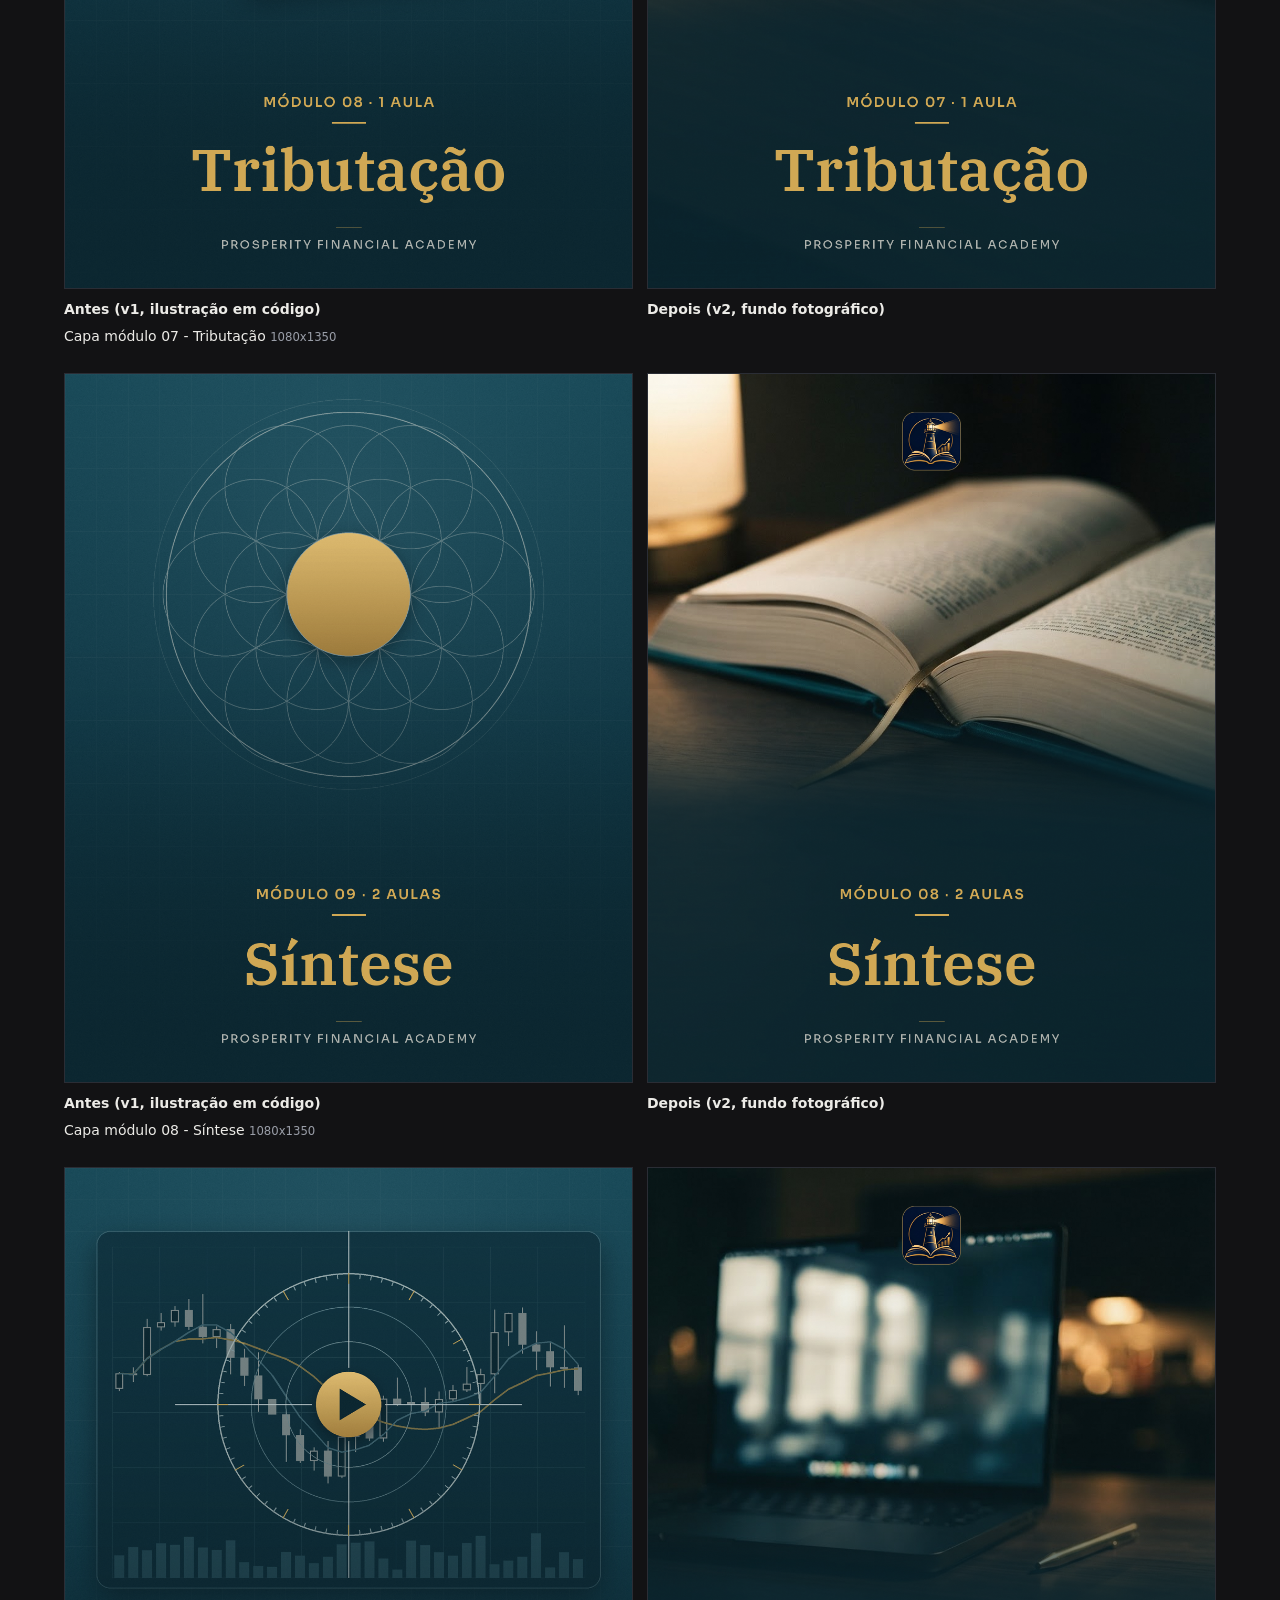
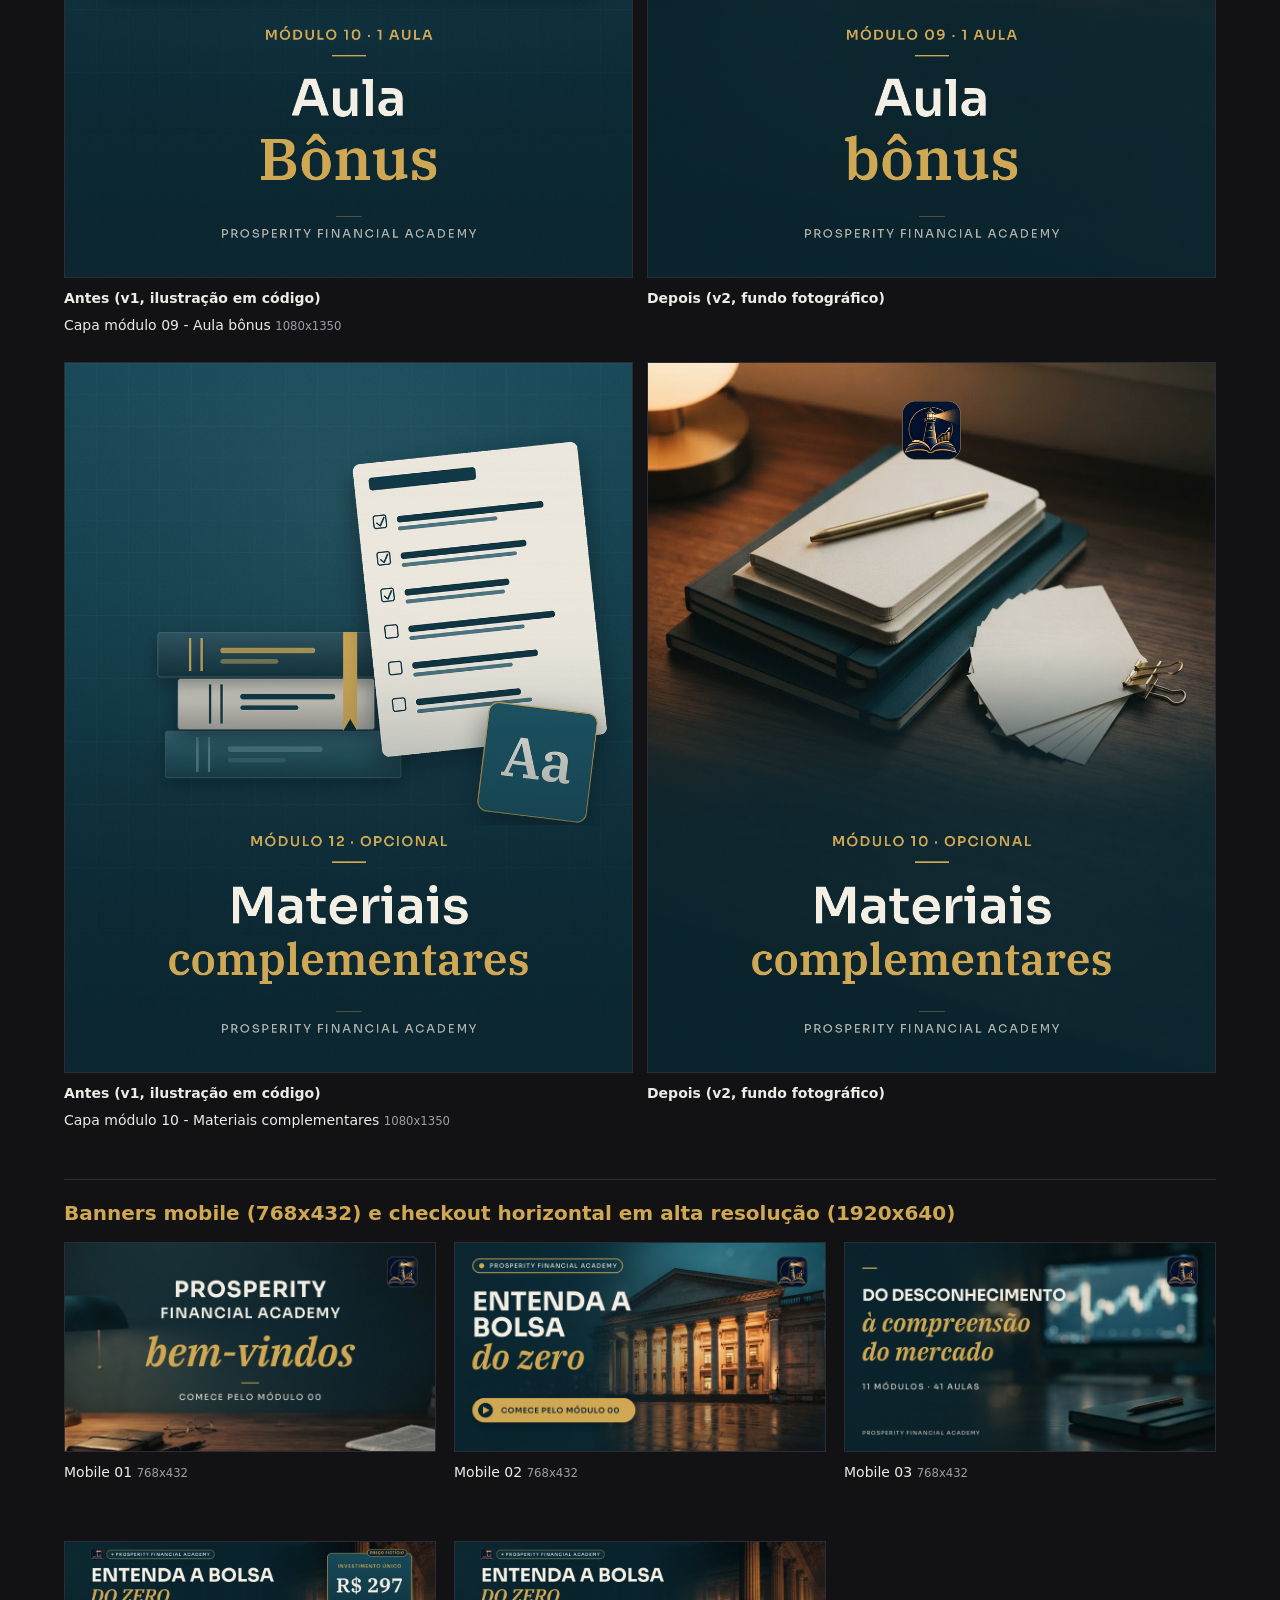
<file: area-de-membros/preview-detalhes.html>
<!doctype html>
<html lang="pt-BR"><head><meta charset="utf-8">
<meta name="robots" content="noindex, nofollow">
<link rel="icon" href="../assets/img/favicon-32.png?v=20261125" sizes="32x32" type="image/png"><meta name="viewport" content="width=device-width,initial-scale=1"><title>Detalhes técnicos - Sandro, Prosperity Financial Academy</title><style>
:root{--bg:#121214;--bg2:#1c2230;--ink:#ecebe7;--mut:#9a9ea8;--line:#2a2d35;--acc:#d0a854}
*{box-sizing:border-box}html{scroll-behavior:smooth}
body{margin:0;background:var(--bg);color:var(--ink);font:16px/1.5 system-ui,-apple-system,"Segoe UI",sans-serif}
a{color:inherit}
nav{position:fixed;top:0;left:0;right:0;z-index:50;background:rgba(18,18,20,.92);backdrop-filter:blur(8px);border-bottom:1px solid var(--line);display:flex;justify-content:center;gap:28px;padding:14px 16px;font-size:14px;letter-spacing:.04em}
nav a{text-decoration:none;color:var(--mut)}nav a:hover{color:var(--acc)}nav i{color:var(--line);font-style:normal}
.wrap{max-width:1200px;margin:0 auto;padding:0 24px}
.top{padding:110px 0 56px;text-align:center}
.top h1{font-size:34px;margin:0 0 10px;font-weight:600}
.top p{margin:0;color:var(--mut);font-size:17px}
section.bloco{padding:72px 0 80px;scroll-margin-top:44px}
#membros{background:var(--bg);border-top:1px solid var(--line)}
#checkout{background:var(--bg2)}
.cab{margin:0 0 44px;padding-bottom:18px;border-bottom:2px solid var(--acc)}
.cab h2{margin:0;font-size:30px;letter-spacing:.06em;text-transform:uppercase;font-weight:700}
.cab span{color:var(--mut);font-size:15px}
h3{font-size:14px;letter-spacing:.14em;text-transform:uppercase;color:var(--mut);margin:48px 0 18px;font-weight:600}
h3:first-of-type{margin-top:0}
figure{margin:0 0 40px}
figure img{display:block;width:100%;height:auto;border:1px solid var(--line);background:#000;cursor:zoom-in}
figcaption{margin-top:10px;font-size:14px;color:var(--ink)}
figcaption a{color:var(--acc);margin-left:14px;text-decoration:none;border-bottom:1px solid transparent}
figcaption a:hover{border-bottom-color:var(--acc)}
.capas{display:grid;grid-template-columns:repeat(auto-fill,minmax(220px,1fr));gap:26px 20px}
.capas figure{margin:0}
.capas figcaption{font-size:13px}
.vert{max-width:300px}
.nota{margin:8px 0 0;color:var(--mut);font-size:14px}
footer{padding:28px 0 40px;text-align:center;font-size:12px}
footer a{color:#5d616b;text-decoration:none}footer a:hover{color:var(--mut)}
#lb{position:fixed;inset:0;z-index:100;background:rgba(0,0,0,.92);display:none;overflow:auto;cursor:zoom-out}
#lb.on{display:block}#lb img{display:block;margin:0 auto;max-width:none;width:auto;height:auto}
@media(max-width:700px){.top h1{font-size:25px}.cab h2{font-size:22px}nav{gap:16px}}

body{padding-top:0}.wrap{padding-top:36px}
h1{font-size:26px;margin:0 0 6px}h2{font-size:20px;margin:48px 0 14px;padding-top:18px;border-top:1px solid var(--line);color:var(--acc);text-transform:none;letter-spacing:0}
h3{text-transform:none;letter-spacing:0;font-size:15px;color:var(--ink);margin:22px 0 8px}
small{color:var(--mut);font-weight:400}
.cmp{display:flex;flex-wrap:wrap;gap:14px}.cmp figure{margin:0;flex:1 1 300px;max-width:600px}.pair{margin:0 0 26px}.lab{margin:6px 0 0;font-size:14px}
.row3{display:grid;grid-template-columns:repeat(auto-fill,minmax(300px,1fr));gap:18px}
table{border-collapse:collapse;width:100%;font-size:13px}th,td{border-bottom:1px solid var(--line);padding:5px 8px;text-align:left}th{color:var(--acc)}
.note{background:#1a1d24;border-left:3px solid var(--acc);padding:10px 14px;margin:12px 0;font-size:14px}
ul{margin:6px 0 6px 20px;padding:0}code{background:#22252d;padding:1px 5px;border-radius:4px}
@media (max-width:767px){table{display:block;max-width:100%;overflow-x:auto}}
</style></head><body>
<main class="wrap">
<p><a href="./" style="color:var(--acc)">&larr; voltar à apresentação</a></p>
<h1>Detalhes técnicos</h1>
<div class="note"><b>Aprovação, não é a arte final.</b> Preço do checkout é <b>FICTÍCIO</b> (R$ 297 / 12x R$ 24,75). Logo <b>real do Sandro</b> aplicada em 2026-11-25 (selo do farol com livro, de <code>assets/brand/logo-original.jpeg</code>; capas e banners no canto superior, checkout no lockup/topo); versão anterior em <code>_antes-logo-real/</code>, diff de pixel fora da marca = 0 em <code>qa/diff-logo-real.json</code>. Nome comercial do curso: <code>[preencher]</code> (aparece só no bullet 1 do checkout vertical). Ajuste v3 da LP (2026-11-23): 12 módulos e 49 aulas; &quot;relatórios&quot; saiu dos textos, entrou &quot;dividendos&quot;; capa da Análise Fundamentalista fora da grade, arquivo preservado em <code>artes/_fora-v3/</code>; arte anterior em <code>_aprovada-13m-53a/</code>. <b>Ajuste 2026-11-27:</b> o antigo módulo 10 virou curso separado e saiu da grade; agora são 11 capas (00 a 10) e Materiais complementares passa a módulo 10 (mesmo arquivo <code>artes/modulo-10.png</code>; arquivos de imagem preservados). <b>Renumeração v3 (2026-11-25):</b> capas 06 a 11 agora seguem a grade da copy v3 (antigas 07 a 12); só kicker e título mudaram (diff de pixel 0 fora do texto em <code>qa/diff-renumeracao.json</code>); versão anterior em <code>_antes-renumeracao/</code>. Banners de topo, checkout e as 11 capas (v2): fundo fotográfico por IA (nano_banana_lite; 5 + 15 gerações, ~680 créditos no total), texto composto em código; v1 preservada em <code>_v1/</code>. Lateral do checkout agora 1:3 (600x1800).</div>
<p>
<a style="color:var(--acc)" href="#antes-depois">Antes x Depois</a> · <a style="color:var(--acc)" href="#mobile">Mobile e alta resolução</a> · <a style="color:var(--acc)" href="#qa">QA</a> · <a style="color:var(--acc)" href="#pendencias">Pendências</a></p>

<h2 id="antes-depois">Antes (v1) x Depois (v2)</h2>
<div class="pair"><div class="cmp"><figure><a class="zoom" href="banners/_v1/banner-01.png?v=20261125" data-alt="Banner de topo 01 antes"><img src="banners/_v1/banner-01.png?v=20261125" alt="Banner de topo 01 antes (v1)"></a><figcaption><b>Antes (v1, código)</b></figcaption></figure><figure><a class="zoom" href="banners/banner-01.png?v=20261125" data-alt="Banner de topo 01 depois"><img src="banners/banner-01.png?v=20261125" alt="Banner de topo 01 depois (v2)"></a><figcaption><b>Depois (v2, fundo fotográfico)</b></figcaption></figure></div><p class="lab">Banner de topo 01 <small>1920x800</small></p></div><div class="pair"><div class="cmp"><figure><a class="zoom" href="banners/_v1/banner-02.png?v=20261125" data-alt="Banner de topo 02 antes"><img src="banners/_v1/banner-02.png?v=20261125" alt="Banner de topo 02 antes (v1)"></a><figcaption><b>Antes (v1, código)</b></figcaption></figure><figure><a class="zoom" href="banners/banner-02.png?v=20261127" data-alt="Banner de topo 02 depois"><img src="banners/banner-02.png?v=20261127" alt="Banner de topo 02 depois (v2)"></a><figcaption><b>Depois (v2, fundo fotográfico)</b></figcaption></figure></div><p class="lab">Banner de topo 02 <small>1920x800</small></p></div><div class="pair"><div class="cmp"><figure><a class="zoom" href="banners/_v1/banner-03.png?v=20261125" data-alt="Banner de topo 03 antes"><img src="banners/_v1/banner-03.png?v=20261125" alt="Banner de topo 03 antes (v1)"></a><figcaption><b>Antes (v1, código)</b></figcaption></figure><figure><a class="zoom" href="banners/banner-03.png?v=20261127" data-alt="Banner de topo 03 depois"><img src="banners/banner-03.png?v=20261127" alt="Banner de topo 03 depois (v2)"></a><figcaption><b>Depois (v2, fundo fotográfico)</b></figcaption></figure></div><p class="lab">Banner de topo 03 <small>1920x800</small></p></div><div class="pair"><div class="cmp"><figure><a class="zoom" href="banners/_v1/mobile/banner-01-mobile.png?v=20261125" data-alt="Banner mobile 01 antes"><img src="banners/_v1/mobile/banner-01-mobile.png?v=20261125" alt="Banner mobile 01 antes (v1)"></a><figcaption><b>Antes (v1, código)</b></figcaption></figure><figure><a class="zoom" href="banners/mobile/banner-01-mobile.png?v=20261125" data-alt="Banner mobile 01 depois"><img src="banners/mobile/banner-01-mobile.png?v=20261125" alt="Banner mobile 01 depois (v2)"></a><figcaption><b>Depois (v2, fundo fotográfico)</b></figcaption></figure></div><p class="lab">Banner mobile 01 <small>768x432</small></p></div><div class="pair"><div class="cmp"><figure><a class="zoom" href="banners/_v1/mobile/banner-02-mobile.png?v=20261125" data-alt="Banner mobile 02 antes"><img src="banners/_v1/mobile/banner-02-mobile.png?v=20261125" alt="Banner mobile 02 antes (v1)"></a><figcaption><b>Antes (v1, código)</b></figcaption></figure><figure><a class="zoom" href="banners/mobile/banner-02-mobile.png?v=20261125" data-alt="Banner mobile 02 depois"><img src="banners/mobile/banner-02-mobile.png?v=20261125" alt="Banner mobile 02 depois (v2)"></a><figcaption><b>Depois (v2, fundo fotográfico)</b></figcaption></figure></div><p class="lab">Banner mobile 02 <small>768x432</small></p></div><div class="pair"><div class="cmp"><figure><a class="zoom" href="banners/_v1/mobile/banner-03-mobile.png?v=20261125" data-alt="Banner mobile 03 antes"><img src="banners/_v1/mobile/banner-03-mobile.png?v=20261125" alt="Banner mobile 03 antes (v1)"></a><figcaption><b>Antes (v1, código)</b></figcaption></figure><figure><a class="zoom" href="banners/mobile/banner-03-mobile.png?v=20261127" data-alt="Banner mobile 03 depois"><img src="banners/mobile/banner-03-mobile.png?v=20261127" alt="Banner mobile 03 depois (v2)"></a><figcaption><b>Depois (v2, fundo fotográfico)</b></figcaption></figure></div><p class="lab">Banner mobile 03 <small>768x432</small></p></div><div class="pair"><div class="cmp"><figure><a class="zoom" href="checkout/_v1/checkout-horizontal-com-preco-1920x640.png?v=20261125" data-alt="Checkout horizontal COM preço antes"><img src="checkout/_v1/checkout-horizontal-com-preco-1920x640.png?v=20261125" alt="Checkout horizontal COM preço antes (v1)"></a><figcaption><b>Antes (v1, código)</b></figcaption></figure><figure><a class="zoom" href="checkout/checkout-horizontal-com-preco-1920x640.png?v=20261127" data-alt="Checkout horizontal COM preço depois"><img src="checkout/checkout-horizontal-com-preco-1920x640.png?v=20261127" alt="Checkout horizontal COM preço depois (v2)"></a><figcaption><b>Depois (v2, fundo fotográfico)</b></figcaption></figure></div><p class="lab">Checkout horizontal COM preço <small>1920x640 (entrega 1140x380)</small></p></div><div class="pair"><div class="cmp"><figure><a class="zoom" href="checkout/_v1/checkout-horizontal-sem-preco-1920x640.png?v=20261125" data-alt="Checkout horizontal SEM preço antes"><img src="checkout/_v1/checkout-horizontal-sem-preco-1920x640.png?v=20261125" alt="Checkout horizontal SEM preço antes (v1)"></a><figcaption><b>Antes (v1, código)</b></figcaption></figure><figure><a class="zoom" href="checkout/checkout-horizontal-sem-preco-1920x640.png?v=20261127" data-alt="Checkout horizontal SEM preço depois"><img src="checkout/checkout-horizontal-sem-preco-1920x640.png?v=20261127" alt="Checkout horizontal SEM preço depois (v2)"></a><figcaption><b>Depois (v2, fundo fotográfico)</b></figcaption></figure></div><p class="lab">Checkout horizontal SEM preço <small>1920x640 (entrega 1140x380)</small></p></div><div class="pair"><div class="cmp"><figure><a class="zoom" href="checkout/_v1/vertical-1080x1350-foto/checkout-vertical-com-preco.png?v=20261125" data-alt="Checkout lateral COM preço antes"><img src="checkout/_v1/vertical-1080x1350-foto/checkout-vertical-com-preco.png?v=20261125" alt="Checkout lateral COM preço antes (v1)"></a><figcaption><b>Antes (1080x1350, 4:5)</b></figcaption></figure><figure><a class="zoom" href="checkout/checkout-vertical-com-preco.png?v=20261127" data-alt="Checkout lateral COM preço depois"><img src="checkout/checkout-vertical-com-preco.png?v=20261127" alt="Checkout lateral COM preço depois (v2)"></a><figcaption><b>Depois (600x1800, 1:3)</b></figcaption></figure></div><p class="lab">Checkout lateral COM preço <small>1080x1350 (4:5) -> 600x1800 (1:3)</small></p></div><div class="pair"><div class="cmp"><figure><a class="zoom" href="checkout/_v1/vertical-1080x1350-foto/checkout-vertical-sem-preco.png?v=20261125" data-alt="Checkout lateral SEM preço antes"><img src="checkout/_v1/vertical-1080x1350-foto/checkout-vertical-sem-preco.png?v=20261125" alt="Checkout lateral SEM preço antes (v1)"></a><figcaption><b>Antes (1080x1350, 4:5)</b></figcaption></figure><figure><a class="zoom" href="checkout/checkout-vertical-sem-preco.png?v=20261127" data-alt="Checkout lateral SEM preço depois"><img src="checkout/checkout-vertical-sem-preco.png?v=20261127" alt="Checkout lateral SEM preço depois (v2)"></a><figcaption><b>Depois (600x1800, 1:3)</b></figcaption></figure></div><p class="lab">Checkout lateral SEM preço <small>1080x1350 (4:5) -> 600x1800 (1:3)</small></p></div><div class="pair"><div class="cmp"><figure><a class="zoom" href="artes/_v1/modulo-00.png?v=20261125" data-alt="Capa módulo 00 - Comece por aqui antes"><img src="artes/_v1/modulo-00.png?v=20261125" alt="Capa módulo 00 - Comece por aqui antes (v1)"></a><figcaption><b>Antes (v1, ilustração em código)</b></figcaption></figure><figure><a class="zoom" href="artes/modulo-00.png?v=20261125" data-alt="Capa módulo 00 - Comece por aqui depois"><img src="artes/modulo-00.png?v=20261125" alt="Capa módulo 00 - Comece por aqui depois (v2)"></a><figcaption><b>Depois (v2, fundo fotográfico)</b></figcaption></figure></div><p class="lab">Capa módulo 00 - Comece por aqui <small>1080x1350</small></p></div><div class="pair"><div class="cmp"><figure><a class="zoom" href="artes/_v1/modulo-01.png?v=20261125" data-alt="Capa módulo 01 - Boas-vindas antes"><img src="artes/_v1/modulo-01.png?v=20261125" alt="Capa módulo 01 - Boas-vindas antes (v1)"></a><figcaption><b>Antes (v1, ilustração em código)</b></figcaption></figure><figure><a class="zoom" href="artes/modulo-01.png?v=20261125" data-alt="Capa módulo 01 - Boas-vindas depois"><img src="artes/modulo-01.png?v=20261125" alt="Capa módulo 01 - Boas-vindas depois (v2)"></a><figcaption><b>Depois (v2, fundo fotográfico)</b></figcaption></figure></div><p class="lab">Capa módulo 01 - Boas-vindas <small>1080x1350</small></p></div><div class="pair"><div class="cmp"><figure><a class="zoom" href="artes/_v1/modulo-02.png?v=20261125" data-alt="Capa módulo 02 - Ambiente de mercado antes"><img src="artes/_v1/modulo-02.png?v=20261125" alt="Capa módulo 02 - Ambiente de mercado antes (v1)"></a><figcaption><b>Antes (v1, ilustração em código)</b></figcaption></figure><figure><a class="zoom" href="artes/modulo-02.png?v=20261125b" data-alt="Capa módulo 02 - Ambiente de mercado depois"><img src="artes/modulo-02.png?v=20261125b" alt="Capa módulo 02 - Ambiente de mercado depois (v2)"></a><figcaption><b>Depois (v2, fundo fotográfico)</b></figcaption></figure></div><p class="lab">Capa módulo 02 - Ambiente de mercado <small>1080x1350</small></p></div><div class="pair"><div class="cmp"><figure><a class="zoom" href="artes/_v1/modulo-03.png?v=20261125" data-alt="Capa módulo 03 - Mercado de ações antes"><img src="artes/_v1/modulo-03.png?v=20261125" alt="Capa módulo 03 - Mercado de ações antes (v1)"></a><figcaption><b>Antes (v1, ilustração em código)</b></figcaption></figure><figure><a class="zoom" href="artes/modulo-03.png?v=20261125" data-alt="Capa módulo 03 - Mercado de ações depois"><img src="artes/modulo-03.png?v=20261125" alt="Capa módulo 03 - Mercado de ações depois (v2)"></a><figcaption><b>Depois (v2, fundo fotográfico)</b></figcaption></figure></div><p class="lab">Capa módulo 03 - Mercado de ações <small>1080x1350</small></p></div><div class="pair"><div class="cmp"><figure><a class="zoom" href="artes/_v1/modulo-04.png?v=20261125" data-alt="Capa módulo 04 - Plataforma de negociação antes"><img src="artes/_v1/modulo-04.png?v=20261125" alt="Capa módulo 04 - Plataforma de negociação antes (v1)"></a><figcaption><b>Antes (v1, ilustração em código)</b></figcaption></figure><figure><a class="zoom" href="artes/modulo-04.png?v=20261125" data-alt="Capa módulo 04 - Plataforma de negociação depois"><img src="artes/modulo-04.png?v=20261125" alt="Capa módulo 04 - Plataforma de negociação depois (v2)"></a><figcaption><b>Depois (v2, fundo fotográfico)</b></figcaption></figure></div><p class="lab">Capa módulo 04 - Plataforma de negociação <small>1080x1350</small></p></div><div class="pair"><div class="cmp"><figure><a class="zoom" href="artes/_v1/modulo-05.png?v=20261125" data-alt="Capa módulo 05 - Introdução à metodologia antes"><img src="artes/_v1/modulo-05.png?v=20261125" alt="Capa módulo 05 - Introdução à metodologia antes (v1)"></a><figcaption><b>Antes (v1, ilustração em código)</b></figcaption></figure><figure><a class="zoom" href="artes/modulo-05.png?v=20261125" data-alt="Capa módulo 05 - Introdução à metodologia depois"><img src="artes/modulo-05.png?v=20261125" alt="Capa módulo 05 - Introdução à metodologia depois (v2)"></a><figcaption><b>Depois (v2, fundo fotográfico)</b></figcaption></figure></div><p class="lab">Capa módulo 05 - Introdução à metodologia <small>1080x1350</small></p></div><div class="pair"><div class="cmp"><figure><a class="zoom" href="artes/_v1/modulo-07.png?v=20261125" data-alt="Capa módulo 06 - Análise técnica antes"><img src="artes/_v1/modulo-07.png?v=20261125" alt="Capa módulo 06 - Análise técnica antes (v1)"></a><figcaption><b>Antes (v1, ilustração em código)</b></figcaption></figure><figure><a class="zoom" href="artes/modulo-06.png?v=20261125b" data-alt="Capa módulo 06 - Análise técnica depois"><img src="artes/modulo-06.png?v=20261125b" alt="Capa módulo 06 - Análise técnica depois (v2)"></a><figcaption><b>Depois (v2, fundo fotográfico)</b></figcaption></figure></div><p class="lab">Capa módulo 06 - Análise técnica <small>1080x1350</small></p></div><div class="pair"><div class="cmp"><figure><a class="zoom" href="artes/_v1/modulo-08.png?v=20261125" data-alt="Capa módulo 07 - Tributação antes"><img src="artes/_v1/modulo-08.png?v=20261125" alt="Capa módulo 07 - Tributação antes (v1)"></a><figcaption><b>Antes (v1, ilustração em código)</b></figcaption></figure><figure><a class="zoom" href="artes/modulo-07.png?v=20261125b" data-alt="Capa módulo 07 - Tributação depois"><img src="artes/modulo-07.png?v=20261125b" alt="Capa módulo 07 - Tributação depois (v2)"></a><figcaption><b>Depois (v2, fundo fotográfico)</b></figcaption></figure></div><p class="lab">Capa módulo 07 - Tributação <small>1080x1350</small></p></div><div class="pair"><div class="cmp"><figure><a class="zoom" href="artes/_v1/modulo-09.png?v=20261125" data-alt="Capa módulo 08 - Síntese antes"><img src="artes/_v1/modulo-09.png?v=20261125" alt="Capa módulo 08 - Síntese antes (v1)"></a><figcaption><b>Antes (v1, ilustração em código)</b></figcaption></figure><figure><a class="zoom" href="artes/modulo-08.png?v=20261125b" data-alt="Capa módulo 08 - Síntese depois"><img src="artes/modulo-08.png?v=20261125b" alt="Capa módulo 08 - Síntese depois (v2)"></a><figcaption><b>Depois (v2, fundo fotográfico)</b></figcaption></figure></div><p class="lab">Capa módulo 08 - Síntese <small>1080x1350</small></p></div><div class="pair"><div class="cmp"><figure><a class="zoom" href="artes/_v1/modulo-10.png?v=20261125" data-alt="Capa módulo 09 - Aula bônus antes"><img src="artes/_v1/modulo-10.png?v=20261125" alt="Capa módulo 09 - Aula bônus antes (v1)"></a><figcaption><b>Antes (v1, ilustração em código)</b></figcaption></figure><figure><a class="zoom" href="artes/modulo-09.png?v=20261125b" data-alt="Capa módulo 09 - Aula bônus depois"><img src="artes/modulo-09.png?v=20261125b" alt="Capa módulo 09 - Aula bônus depois (v2)"></a><figcaption><b>Depois (v2, fundo fotográfico)</b></figcaption></figure></div><p class="lab">Capa módulo 09 - Aula bônus <small>1080x1350</small></p></div><div class="pair"><div class="cmp"><figure><a class="zoom" href="artes/_v1/modulo-12.png?v=20261125" data-alt="Capa módulo 10 - Materiais complementares antes"><img src="artes/_v1/modulo-12.png?v=20261125" alt="Capa módulo 10 - Materiais complementares antes (v1)"></a><figcaption><b>Antes (v1, ilustração em código)</b></figcaption></figure><figure><a class="zoom" href="artes/modulo-10.png?v=20261127" data-alt="Capa módulo 10 - Materiais complementares depois"><img src="artes/modulo-10.png?v=20261127" alt="Capa módulo 10 - Materiais complementares depois (v2)"></a><figcaption><b>Depois (v2, fundo fotográfico)</b></figcaption></figure></div><p class="lab">Capa módulo 10 - Materiais complementares <small>1080x1350</small></p></div>
<h2 id="mobile">Banners mobile (768x432) e checkout horizontal em alta resolução (1920x640)</h2>
<div class="row3"><figure><a class="zoom" href="banners/mobile/banner-01-mobile.png?v=20261125" data-alt="Mobile 01"><img src="banners/mobile/banner-01-mobile.png?v=20261125" alt="Banner mobile 01"></a><figcaption>Mobile 01 <small>768x432</small></figcaption></figure>
<figure><a class="zoom" href="banners/mobile/banner-02-mobile.png?v=20261125" data-alt="Mobile 02"><img src="banners/mobile/banner-02-mobile.png?v=20261125" alt="Banner mobile 02"></a><figcaption>Mobile 02 <small>768x432</small></figcaption></figure>
<figure><a class="zoom" href="banners/mobile/banner-03-mobile.png?v=20261127" data-alt="Mobile 03"><img src="banners/mobile/banner-03-mobile.png?v=20261127" alt="Banner mobile 03"></a><figcaption>Mobile 03 <small>768x432</small></figcaption></figure>
</div>
<div class="row3" style="margin-top:18px"><figure><a class="zoom" href="checkout/checkout-horizontal-com-preco-1920x640.png?v=20261127" data-alt="Horizontal COM preço 1920x640"><img src="checkout/checkout-horizontal-com-preco-1920x640.png?v=20261127" alt="Horizontal COM preço 1920x640"></a><figcaption>Horizontal COM preço <small>1920x640 (alta resolução)</small></figcaption></figure>
<figure><a class="zoom" href="checkout/checkout-horizontal-sem-preco-1920x640.png?v=20261127" data-alt="Horizontal SEM preço 1920x640"><img src="checkout/checkout-horizontal-sem-preco-1920x640.png?v=20261127" alt="Horizontal SEM preço 1920x640"></a><figcaption>Horizontal SEM preço <small>1920x640 (alta resolução)</small></figcaption></figure>
</div>

<h2 id="qa">QA</h2>
<div class="note"><b>Resultado: OK, 0 falhas</b> · dimensões 25/25 · Δ luminância das capas 137.5-209.2 (meta &gt; 60) · maior largura de tinta 683px (≤ 690) · maior altura 109px (≤ 120)</div>
<table><tr><th>Mód.</th><th>Linha</th><th>Δlum</th><th>Δlum 25%</th><th>Largura</th><th>Altura</th><th>Margens E/D</th><th>Gap</th></tr>
<tr><td>00</td><td>Comece</td><td>207.7</td><td>207.7</td><td>405</td><td>74</td><td>338/337</td><td>-</td></tr>
<tr><td>00</td><td>por aqui</td><td>139.8</td><td>139.8</td><td>450</td><td>108</td><td>315/315</td><td>32</td></tr>
<tr><td>01</td><td>Boas-vindas</td><td>138.6</td><td>138.5</td><td>657</td><td>87</td><td>212/211</td><td>-</td></tr>
<tr><td>02</td><td>Ambiente</td><td>207.1</td><td>207.1</td><td>484</td><td>75</td><td>297/299</td><td>-</td></tr>
<tr><td>02</td><td>de mercado</td><td>139.6</td><td>139.5</td><td>629</td><td>86</td><td>226/225</td><td>32</td></tr>
<tr><td>03</td><td>Mercado</td><td>207.5</td><td>207.4</td><td>425</td><td>72</td><td>330/325</td><td>-</td></tr>
<tr><td>03</td><td>de ações</td><td>139.4</td><td>139.4</td><td>453</td><td>108</td><td>314/313</td><td>32</td></tr>
<tr><td>04</td><td>Plataforma</td><td>203.9</td><td>203.9</td><td>522</td><td>73</td><td>280/278</td><td>-</td></tr>
<tr><td>04</td><td>de negociação</td><td>137.8</td><td>137.8</td><td>678</td><td>97</td><td>201/201</td><td>32</td></tr>
<tr><td>05</td><td>Introdução</td><td>209.2</td><td>209.2</td><td>534</td><td>101</td><td>276/270</td><td>-</td></tr>
<tr><td>05</td><td>à metodologia</td><td>139.1</td><td>139.1</td><td>680</td><td>102</td><td>201/199</td><td>26</td></tr>
<tr><td>06</td><td>Análise</td><td>205.0</td><td>205.0</td><td>359</td><td>81</td><td>360/361</td><td>-</td></tr>
<tr><td>06</td><td>técnica</td><td>137.5</td><td>137.5</td><td>387</td><td>91</td><td>346/347</td><td>32</td></tr>
<tr><td>07</td><td>Tributação</td><td>138.9</td><td>138.9</td><td>593</td><td>109</td><td>243/244</td><td>-</td></tr>
<tr><td>08</td><td>Síntese</td><td>139.4</td><td>139.4</td><td>390</td><td>91</td><td>346/344</td><td>-</td></tr>
<tr><td>09</td><td>Aula</td><td>208.1</td><td>208.1</td><td>211</td><td>72</td><td>432/437</td><td>-</td></tr>
<tr><td>09</td><td>bônus</td><td>140.1</td><td>140.0</td><td>328</td><td>89</td><td>375/377</td><td>32</td></tr>
<tr><td>10</td><td>Materiais</td><td>206.0</td><td>205.9</td><td>447</td><td>75</td><td>320/313</td><td>-</td></tr>
<tr><td>10</td><td>complementares</td><td>138.5</td><td>138.4</td><td>683</td><td>81</td><td>198/199</td><td>32</td></tr>
</table>
<h3 style="margin-top:22px">Acentos</h3>
<ul><li>111 textos checados: glifos ausentes nas fontes = 0; formas sem acento = 0.</li>
<li>Títulos das 11 capas x grafia sugerida do guia: 11/11 idênticos (ex.: Índices/Análise Técnica/Tributação/Síntese/Bônus).</li></ul>
<h3>Compliance visual (CVM)</h3>
<ul><li>Cor de alta/baixa: vermelho 0.0073% · verde 0.0031% do pixel (máximo entre as 24 peças).</li>
<li>Palavras proibidas nos textos: 0 · cifrão nas cenas: não · seta nas cenas: não.</li>
<li>Gráficos de velas: capas v2 são fotografias (monitores com gráficos desfocados em faixa lateral, inspecionados); a regressão dos gráficos gerados por código valia para a v1 (artes/_v1).</li>
<li>banners/checkout: fundo fotografico de IA (nano_banana_lite) sem pessoas/rosto; raws (5 + 13 capas + 1 lateral) inspecionados 1 a 1; capas de modulo v2 tambem fotograficas (nano_banana_lite 4:5, titulo composto em PIL).</li></ul>
<h3>Texto mínimo do checkout</h3>
<ul><li>Horizontal na entrega 1140px: aviso de risco 13.1px; menor texto 11.3px. Lateral 600x1800: aviso 17px, bullets 23px (na alternativa 400x1200 o aviso cai para 11.3px).</li></ul>

<h2 id="pendencias">Pendências</h2>
<ul><li>Formato das capas de módulo: o Ketox ainda tem a dúvida em aberto (Hotmart Club: capa de módulo 1920x1080 horizontal; vertical 720x1040 só na Vitrine). Entregue 1080x1350 como o Ketox; confirmar onde a arte entra antes do upload.</li>
<li>Grafia sugerida dos títulos aguarda aprovação do Elton (guia: "pendente de aprovação").</li>
<li>Nome comercial, preço real, tamanhos do checkout no painel Hotmart (CONFIRMAR).</li>
<li><b>Lateral do checkout:</b> a Central de Ajuda da Hotmart não publica a medida do banner lateral (artigos de Aparência da Página de Pagamento e demais ~316 da categoria do produtor sem dimensão). Usada a proporção 1:3: 600x1800 (entrega) e 400x1200 (alternativa). A confirmar no painel.</li></ul>
</main>
<div id="lb" role="dialog" aria-label="Imagem em tamanho real"></div>
<script>
(function(){var lb=document.getElementById('lb');
function close(){lb.classList.remove('on');lb.innerHTML='';document.body.style.overflow=''}
document.addEventListener('click',function(e){var a=e.target.closest('a.zoom');
 if(a){e.preventDefault();var i=new Image();i.src=a.getAttribute('href');i.alt=a.getAttribute('data-alt')||'';lb.innerHTML='';lb.appendChild(i);lb.classList.add('on');lb.scrollTop=0;document.body.style.overflow='hidden';return}
 if(e.target.closest('#lb'))close()});
document.addEventListener('keydown',function(e){if(e.key==='Escape')close()});})();
</script>
</body></html>
</file>
<file: assets/style.css>
/* Prosperity Financial Academy - LP curso de investimentos para iniciantes - v2
   Direcao: referencias Behance do Elton (refs/behance/ANALISE.md). Paleta da Bia: petroleo + latao + marfim.
   Fontes: Bevenida (titulos, sem o A maiusculo) + A maiusculo da Libre Caslon Display + Montserrat (texto). */

/* A maiusculo (A, À-Å) dos titulos: o A da Bevenida foi reprovado e o remapeamento A->a deixava
   frases em minuscula ("a saída"). Subset de 2,7 KB com cap height igualada a da Bevenida. */
@font-face {
  font-family: "PFA A maiusculo";
  src: url("fonts/libre-caslon-display-a-maiusculo.woff2") format("woff2");
  font-weight: 400;
  font-style: normal;
  font-display: swap;
  unicode-range: U+0041, U+00C0-00C5;
  size-adjust: 103.1%;
}
@font-face {
  font-family: "Bevenida";
  src: url("fonts/bevenida-regular-sem-a-maiusculo.woff2") format("woff2");
  font-weight: 400;
  font-style: normal;
  font-display: swap;
}
@font-face {
  font-family: "Montserrat";
  src: url("fonts/montserrat-latin-var.woff2") format("woff2");
  font-weight: 100 900;
  font-style: normal;
  font-display: swap;
}
@property --ang {
  syntax: "<angle>";
  inherits: false;
  initial-value: 0deg;
}

:root {
  --noite: #061B23;
  --pp: #08242E;
  --p: #0D3644;
  --pm: #1A5464;
  --aco: #608E9C;
  --marfim: #F4EFE4;
  --marfim-2: #BCCFCD;
  --marfim-3: #9DB5B3;
  --latao: #D0A854;
  --latao-cl: #E6C77E;
  --latao-esc: #8F6F2E;
  --linha: rgba(244, 239, 228, 0.1);
  --linha-latao: rgba(208, 168, 84, 0.38);
  --titulo: "PFA A maiusculo", "Bevenida", "Georgia", serif;
  --texto: "Montserrat", "Segoe UI", system-ui, sans-serif;
  --ease: cubic-bezier(0.16, 1, 0.3, 1);
  --wrap: 1200px;
  --sec: clamp(88px, 10vw, 148px);
}

*, *::before, *::after { box-sizing: border-box; }
html { scroll-behavior: smooth; -webkit-text-size-adjust: 100%; scrollbar-color: var(--latao-esc) var(--noite); }
body {
  margin: 0;
  background: var(--pp);
  color: var(--marfim-2);
  font-family: var(--texto);
  font-size: 17px;
  line-height: 1.7;
  font-weight: 400;
  -webkit-font-smoothing: antialiased;
  overflow-x: clip;
}
body::after {
  content: "";
  position: fixed;
  inset: 0;
  background: url("img/el-grao-tile.webp?v=20261125") repeat;
  background-size: 256px;
  opacity: 0.05;
  mix-blend-mode: overlay;
  pointer-events: none;
  z-index: 90;
}
::selection { background: var(--latao); color: var(--pp); }
::-webkit-scrollbar { width: 11px; }
::-webkit-scrollbar-track { background: var(--noite); }
::-webkit-scrollbar-thumb { background: var(--latao-esc); border-radius: 8px; border: 3px solid var(--noite); }
img { display: block; max-width: 100%; height: auto; }
h1, h2, h3, p, ul, ol, figure { margin: 0; padding: 0; }
ul, ol { list-style: none; }
a { color: inherit; }
:focus-visible { outline: 2px solid var(--latao-cl); outline-offset: 4px; border-radius: 6px; }
.sprite { position: absolute; width: 0; height: 0; overflow: hidden; }
.wrap { width: min(var(--wrap), calc(100% - 48px)); margin-inline: auto; position: relative; }
.pular { position: absolute; left: 16px; top: -60px; z-index: 200; background: var(--latao); color: var(--pp); padding: 10px 16px; border-radius: 8px; font-weight: 700; text-decoration: none; }
.pular:focus { top: 12px; }

/* ---------- tipografia */
.titulo, .hero__titulo, .professor__nome {
  font-family: var(--titulo);
  font-weight: 400;
  color: var(--marfim);
  letter-spacing: 0;
  text-wrap: balance;
}
.titulo { font-size: clamp(36px, 4.3vw, 64px); line-height: 1.06; }
.titulo--xl { font-size: clamp(46px, 6.2vw, 100px); line-height: 1; }
.titulo em, .hero__titulo em { font-style: normal; color: var(--latao); }
.sub { margin-top: 20px; font-size: clamp(17px, 1.35vw, 19.5px); line-height: 1.6; color: var(--marfim); opacity: 0.86; max-width: 60ch; text-wrap: pretty; }
.sub--latao { font-family: var(--titulo); color: var(--latao-cl); opacity: 1; font-size: clamp(24px, 2.3vw, 34px); line-height: 1.3; }
.corrido { margin-top: 28px; display: grid; gap: 16px; max-width: 62ch; }
.corrido p { text-wrap: pretty; }
.rotulo {
  font-family: var(--texto);
  font-size: 13px;
  font-weight: 700;
  letter-spacing: 0.16em;
  text-transform: uppercase;
  color: var(--latao);
  line-height: 1.4;
}
.rotulo--aco { color: var(--marfim-3); }
.micro { margin-top: 22px; font-size: 13px; line-height: 1.55; color: var(--marfim-3); max-width: 58ch; }
.cabeca-centro { text-align: center; display: flex; flex-direction: column; align-items: center; }
.cabeca-centro .sub { margin-inline: auto; }
.acao-centro { display: flex; justify-content: center; margin-top: 48px; }
.filete-img { width: 180px; height: 6px; object-fit: cover; opacity: 0.95; }

/* ---------- botao (pilula latao, sombra quente, brilho) */
.btn {
  position: relative;
  display: inline-flex;
  align-items: center;
  justify-content: center;
  min-height: 58px;
  padding: 0 34px;
  border-radius: 999px;
  background: linear-gradient(180deg, #EBCF8C 0%, var(--latao) 52%, #B88F3F 100%);
  color: var(--pp);
  font-family: var(--texto);
  font-size: 13.5px;
  font-weight: 700;
  letter-spacing: 0.08em;
  text-transform: uppercase;
  text-decoration: none;
  text-align: center;
  line-height: 1.25;
  box-shadow: 0 16px 34px -16px rgba(208, 168, 84, 0.75), inset 0 1px 0 rgba(255, 246, 220, 0.65), inset 0 -2px 0 rgba(112, 82, 28, 0.35);
  overflow: hidden;
  isolation: isolate;
  transition: transform 0.4s var(--ease), box-shadow 0.4s var(--ease), filter 0.3s;
}
.btn:hover { transform: translateY(-2px); box-shadow: 0 22px 40px -16px rgba(208, 168, 84, 0.85), inset 0 1px 0 rgba(255, 246, 220, 0.7), inset 0 -2px 0 rgba(112, 82, 28, 0.35); filter: saturate(1.08); }
.btn:active { transform: translateY(0); }
.btn--brilho::after {
  content: "";
  position: absolute;
  top: 0;
  left: -60%;
  width: 40%;
  height: 100%;
  background: linear-gradient(100deg, transparent 0%, rgba(255, 250, 235, 0.75) 50%, transparent 100%);
  transform: skewX(-20deg);
  animation: brilho 4.8s var(--ease) infinite;
  z-index: -1;
  pointer-events: none;
}
@keyframes brilho { 0%, 62% { left: -60%; } 100% { left: 130%; } }
.btn--nav { min-height: 44px; padding: 0 22px; font-size: 12px; }
.btn--largo { width: 100%; }

/* ---------- reveal */
html.js .rv { opacity: 0; transform: translateY(22px); transition: opacity 0.9s var(--ease) var(--d, 0ms), transform 1s var(--ease) var(--d, 0ms); }
html.js .rv.is-in { opacity: 1; transform: none; }

/* ---------- nav flutuante (ref 04) */
.nav { position: fixed; top: 14px; left: 0; right: 0; z-index: 80; pointer-events: none; }
.nav__caixa {
  pointer-events: auto;
  width: min(1240px, calc(100% - 24px));
  margin-inline: auto;
  display: flex;
  align-items: center;
  gap: 24px;
  padding: 9px 9px 9px 14px;
  border-radius: 18px;
  background: rgba(6, 27, 35, 0.55);
  border: 1px solid rgba(244, 239, 228, 0.09);
  -webkit-backdrop-filter: blur(12px);
  backdrop-filter: blur(12px);
  transition: background 0.4s, border-color 0.4s, box-shadow 0.4s;
}
.nav.is-solid .nav__caixa { background: rgba(6, 27, 35, 0.92); border-color: rgba(208, 168, 84, 0.22); box-shadow: 0 18px 40px -24px rgba(0, 0, 0, 0.8); }
.nav__marca { display: flex; align-items: center; gap: 12px; text-decoration: none; color: var(--marfim); font-size: 12px; font-weight: 600; letter-spacing: 0.14em; text-transform: uppercase; line-height: 1.2; min-height: 44px; }
.nav__marca img { width: 40px; height: 40px; }
.nav__marca { min-width: 44px; justify-content: center; }
.nav__links { display: flex; gap: 6px; margin-left: auto; }
.nav__links a { display: inline-flex; align-items: center; min-height: 46px; text-decoration: none; font-size: 14px; color: var(--marfim-2); padding: 10px 12px; border-radius: 10px; transition: color 0.25s, background 0.25s; }
.nav__links a:hover { color: var(--latao-cl); background: rgba(208, 168, 84, 0.07); }
.nav .btn--nav { margin-left: 4px; }

/* ---------- SEÇÃO 1 hero */
.hero { position: relative; min-height: max(100svh, 780px); display: flex; align-items: center; background: var(--noite); isolation: isolate; overflow: clip; }
.hero__foto { position: absolute; inset: 0; z-index: -3; }
.hero__foto img { width: 100%; height: 100%; object-fit: cover; object-position: 92% center; }
.hero__grade { position: absolute; left: -10%; top: 0; width: 70%; height: 100%; object-fit: cover; z-index: -1; opacity: 0.55; -webkit-mask-image: radial-gradient(70% 70% at 40% 50%, #000 30%, transparent 75%); mask-image: radial-gradient(70% 70% at 40% 50%, #000 30%, transparent 75%); }
.hero__veu { position: absolute; inset: 0; z-index: -2; background: linear-gradient(90deg, rgba(6, 27, 35, 0.94) 0%, rgba(6, 27, 35, 0.84) 34%, rgba(6, 27, 35, 0.35) 58%, rgba(6, 27, 35, 0) 76%), linear-gradient(0deg, var(--pp) 0%, rgba(8, 36, 46, 0) 22%); }
.hero__corpo { padding: 128px 0 156px; }
.hero__corpo > * { max-width: 720px; }
.pilula {
  display: inline-block;
  padding: 8px 18px;
  border-radius: 999px;
  border: 1px solid var(--linha-latao);
  background: rgba(208, 168, 84, 0.06);
  color: var(--latao-cl);
  font-size: 11.5px;
  font-weight: 600;
  letter-spacing: 0.16em;
  text-transform: uppercase;
  line-height: 1.5;
}
.hero__curso { margin-top: 26px; font-family: var(--titulo); font-size: clamp(22px, 2vw, 28px); line-height: 1.2; color: var(--marfim); opacity: 0.8; display: flex; align-items: center; gap: 14px; }
.hero__curso::before { content: ""; width: 34px; height: 1px; background: var(--latao); }
.hero__titulo { margin-top: 12px; font-size: clamp(44px, 4.7vw, 74px); line-height: 1.02; }
.hero__sub { margin-top: 22px; font-size: clamp(17px, 1.3vw, 19px); line-height: 1.65; color: var(--marfim); opacity: 0.9; max-width: 600px; }
.hero__apoio { margin-top: 14px; font-size: 15.5px; color: var(--marfim-2); max-width: 560px; }
.hero__acao { margin-top: 28px; }
.hero__corpo > .selos { max-width: 860px; }
.selos { margin-top: 26px; display: flex; flex-wrap: wrap; align-items: center; gap: 10px 0; font-size: 14px; font-weight: 500; color: var(--marfim); }
.selos li { display: flex; align-items: center; gap: 8px; padding: 0 16px; border-left: 1px solid rgba(244, 239, 228, 0.18); line-height: 1.3; }
.selos li:first-child { padding-left: 0; border-left: 0; }
.selos__num { font-family: var(--titulo); font-size: 26px; color: var(--latao); line-height: 1; font-variant-numeric: tabular-nums; }
.selos__garantia img { width: 32px; height: 32px; }

/* ---------- fitas cruzadas (ref 04): montadas SOBRE a emenda hero -> problema.
   Altura 0 = centro das fitas exatamente na linha de transicao; overflow-x clip corta so na horizontal
   (clip + visible e par valido: o eixo y fica livre para as fitas cobrirem as duas secoes). */
.fitas { position: relative; z-index: 6; height: 0; overflow-x: clip; overflow-y: visible; pointer-events: none; }
.fita { position: absolute; left: -10%; width: 120%; top: 0; padding: 15px 0; overflow: hidden; }
.fita__trilho { display: flex; align-items: center; gap: 30px; width: max-content; animation: fita 60s linear infinite; }
.fita span { white-space: nowrap; }
.fita i { width: 7px; height: 7px; background: var(--latao); transform: rotate(45deg); flex: none; }
.fita--frente { transform: translateY(-50%) rotate(-2.6deg); background: linear-gradient(180deg, #123F4E, var(--p)); border-block: 1px solid var(--linha-latao); box-shadow: 0 22px 36px -16px rgba(0, 0, 0, 0.85), 0 -10px 30px -18px rgba(0, 0, 0, 0.6); z-index: 2; }
.fita--frente span { font-family: var(--titulo); font-size: 24px; color: var(--marfim); line-height: 1.2; }
.fita--tras { transform: translateY(-50%) rotate(2.8deg); background: rgba(18, 63, 78, 0.9); border-block: 1px solid rgba(244, 239, 228, 0.08); filter: blur(0.6px); z-index: 1; }
.fita--tras span { font-size: 12px; font-weight: 600; letter-spacing: 0.32em; text-transform: uppercase; color: var(--marfim-3); }
.fita--tras i { background: var(--aco); }
.fita--frente .fita__trilho { animation-duration: 120s; }
.fita--tras .fita__trilho { animation-duration: 80s; animation-direction: reverse; }
@keyframes fita { to { transform: translateX(-50%); } }

/* ---------- molduras com cantos (ref 04) */
.moldura { position: relative; }
.moldura > img { border-radius: 16px; box-shadow: 0 0 0 1px rgba(208, 168, 84, 0.3), 0 30px 70px -28px rgba(0, 0, 0, 0.85), 0 20px 80px -30px rgba(208, 168, 84, 0.3); }
.canto { position: absolute; width: 28px; height: 28px; border-color: var(--latao); border-style: solid; border-width: 0; transition: transform 1.1s var(--ease) 0.25s; pointer-events: none; }
.canto--te { top: -12px; left: -12px; border-top-width: 2px; border-left-width: 2px; border-top-left-radius: 6px; }
.canto--td { top: -12px; right: -12px; border-top-width: 2px; border-right-width: 2px; border-top-right-radius: 6px; }
.canto--be { bottom: -12px; left: -12px; border-bottom-width: 2px; border-left-width: 2px; border-bottom-left-radius: 6px; }
.canto--bd { bottom: -12px; right: -12px; border-bottom-width: 2px; border-right-width: 2px; border-bottom-right-radius: 6px; }
html.js .moldura.rv:not(.is-in) .canto--te { transform: translate(14px, 14px); }
html.js .moldura.rv:not(.is-in) .canto--td { transform: translate(-14px, 14px); }
html.js .moldura.rv:not(.is-in) .canto--be { transform: translate(14px, -14px); }
html.js .moldura.rv:not(.is-in) .canto--bd { transform: translate(-14px, -14px); }
.moldura figcaption { margin-top: 18px; font-size: 12px; letter-spacing: 0.14em; text-transform: uppercase; color: var(--marfim-3); text-align: center; }

/* ---------- icones */
.ico { display: inline-grid; place-items: center; flex: none; color: var(--latao); }
.ico svg { width: 18px; height: 18px; }
.ico--caixa { width: 36px; height: 36px; border-radius: 10px; border: 1px solid var(--linha-latao); background: rgba(208, 168, 84, 0.06); }
.ico--disco { width: 52px; height: 52px; border-radius: 50%; border: 1px solid var(--linha-latao); background: radial-gradient(circle at 50% 30%, #164a5b, var(--pp) 75%); box-shadow: 0 12px 26px -12px rgba(208, 168, 84, 0.45); }
.ico--disco svg { width: 24px; height: 24px; }

/* ---------- seções */
.sec { position: relative; padding: var(--sec) 0; isolation: isolate; }
.fundo-grade { background: var(--pp) url("img/bg-grid-sutil.webp?v=20261125") center / cover no-repeat; }

/* SEÇÃO 2 problema */
.problema { background: var(--pp); padding-bottom: calc(var(--sec) + 40px); overflow: clip; }
.problema__bokeh { position: absolute; left: 0; bottom: 0; width: 100%; height: 46%; object-fit: cover; z-index: -1; opacity: 0.55; -webkit-mask-image: linear-gradient(180deg, transparent, #000 70%); mask-image: linear-gradient(180deg, transparent, #000 70%); }
.problema__grade { display: grid; grid-template-columns: 5fr 7fr; gap: clamp(48px, 6vw, 96px); align-items: start; }
.problema__foto { max-width: 470px; justify-self: center; width: 100%; position: sticky; top: 120px; }
/* cena em camadas: brilho de latao atras, moldura de latao deslocada, foto com parallax, vidro com os termos da copy */
.cena-problema { --desloca: 22px; }
.cena-problema__brilho { position: absolute; left: 50%; top: 46%; width: 150%; max-width: none; transform: translate(-50%, -50%); opacity: 0.42; mix-blend-mode: screen; pointer-events: none; z-index: -1; }
.cena-problema__moldura { position: absolute; inset: 0; border-radius: 18px; transform: translate(var(--desloca), var(--desloca)); transition: transform 1.3s var(--ease) 0.2s, opacity 1s var(--ease) 0.2s; pointer-events: none; }
.cena-problema__moldura::before { content: ""; position: absolute; inset: 0; padding: 1px; border-radius: inherit; background: linear-gradient(140deg, rgba(208, 168, 84, 0.12) 0%, rgba(208, 168, 84, 0.3) 40%, var(--latao-cl) 80%, var(--latao) 100%); -webkit-mask: linear-gradient(#000 0 0) content-box, linear-gradient(#000 0 0); -webkit-mask-composite: xor; mask: linear-gradient(#000 0 0) content-box exclude, linear-gradient(#000 0 0); }
.cena-problema__moldura::after { content: ""; position: absolute; right: -5px; bottom: -5px; width: 9px; height: 9px; background: var(--latao); transform: rotate(45deg); box-shadow: 0 0 0 4px var(--pp); }
html.js .cena-problema.rv:not(.is-in) .cena-problema__moldura { transform: none; opacity: 0; }
.cena-problema__janela { position: relative; border-radius: 18px; overflow: hidden; aspect-ratio: 4 / 5; background: var(--noite); box-shadow: 0 0 0 1px rgba(208, 168, 84, 0.22), 0 40px 80px -34px rgba(0, 0, 0, 0.9); }
.cena-problema__janela::after { content: ""; position: absolute; inset: 0; background: linear-gradient(0deg, rgba(6, 27, 35, 0.72) 0%, rgba(6, 27, 35, 0) 46%), radial-gradient(120% 80% at 30% 20%, rgba(6, 27, 35, 0) 50%, rgba(6, 27, 35, 0.45) 100%); pointer-events: none; }
.cena-problema__img { width: 100%; height: 100%; object-fit: cover; transform: translate3d(0, var(--py, 0px), 0) scale(1.12); }
.cena-problema__vidro { position: absolute; right: calc(-1 * min(56px, 3.6vw) - var(--desloca)); bottom: 34px; width: min(318px, 84%); padding: 18px; border-radius: 16px; background: linear-gradient(160deg, rgba(26, 84, 100, 0.42), rgba(8, 36, 46, 0.5)); border: 1px solid rgba(244, 239, 228, 0.14); box-shadow: inset 0 1px 0 rgba(244, 239, 228, 0.12), 0 28px 50px -24px rgba(0, 0, 0, 0.85); -webkit-backdrop-filter: blur(14px) saturate(1.25); backdrop-filter: blur(14px) saturate(1.25); transform: translate3d(0, var(--py, 0px), 0); }
.termos { display: flex; flex-wrap: wrap; gap: 8px; }
.termos li { padding: 6px 12px; border-radius: 999px; border: 1px solid var(--linha-latao); background: rgba(6, 27, 35, 0.35); font-size: 13px; font-weight: 500; line-height: 1.3; color: var(--marfim); white-space: nowrap; transition: filter 0.9s var(--ease), opacity 0.9s var(--ease); }
.termos li:nth-child(1) { transition-delay: 0.35s; }
.termos li:nth-child(2) { transition-delay: 0.5s; }
.termos li:nth-child(3) { transition-delay: 0.65s; }
.termos li:nth-child(4) { transition-delay: 0.8s; }
.termos li:nth-child(5) { transition-delay: 0.95s; }
.termos li:nth-child(6) { transition-delay: 1.1s; }
/* os termos entram desfocados (a "outra lingua" da copy) e ficam nitidos */
html.js .cena-problema.rv:not(.is-in) .termos li { filter: blur(4px); opacity: 0.45; }
.caminhos { display: grid; gap: 10px; }
.caminhos li { display: flex; align-items: center; gap: 14px; padding: 14px 18px; border-radius: 14px; background: rgba(13, 54, 68, 0.55); border: 1px solid var(--linha); color: var(--marfim); }
.enfase { color: var(--marfim); font-weight: 600; }
.ponte { margin-top: 36px; display: grid; gap: 18px; max-width: 560px; }
.ponte p { font-family: var(--titulo); font-size: clamp(24px, 2.2vw, 32px); line-height: 1.32; color: var(--marfim); text-wrap: pretty; }
.problema__texto > .btn { margin-top: 36px; }

/* SEÇÃO 3 para quem é (ref 03) */
.paraquem__grade { display: grid; grid-template-columns: 5fr 7fr; gap: clamp(48px, 6vw, 96px); align-items: start; }
.paraquem__cabeca { position: sticky; top: 130px; }
.paraquem__cabeca .btn { margin-top: 36px; }
.lista-caixa { margin-top: 14px; }
.lista-caixa li { display: flex; gap: 18px; align-items: flex-start; padding: 20px 0; border-bottom: 1px solid var(--linha); }
.lista-caixa li p { color: var(--marfim); font-size: 17.5px; line-height: 1.55; padding-top: 5px; }
.naoe { margin-top: 40px; padding: 30px 30px 14px; border-radius: 18px; background: rgba(6, 27, 35, 0.72); border: 1px solid rgba(96, 142, 156, 0.3); }
.lista-caixa--nao li:last-child { border-bottom: 0; }
.lista-caixa--nao .ico { color: var(--aco); border-color: rgba(96, 142, 156, 0.45); background: rgba(96, 142, 156, 0.08); }
.lista-caixa--nao li p { color: var(--marfim-2); }

/* SEÇÃO 4 o que vai aprender (ref 01: bento + aba) */
.aprender { background: var(--p) url("img/bg-grid-sutil.webp?v=20261125") center / cover no-repeat; }
.aprender::before { content: ""; position: absolute; inset: 0; background: linear-gradient(180deg, rgba(8, 36, 46, 0.65), rgba(13, 54, 68, 0.2) 40%, rgba(13, 54, 68, 0.85)); z-index: -1; }
.progresso { margin-top: 30px; width: min(460px, 82%); display: flex; align-items: center; gap: 0; }
.progresso__ponto { width: 11px; height: 11px; border-radius: 50%; border: 1.5px solid var(--latao); flex: none; }
.progresso__ponto--fim { background: var(--latao); box-shadow: 0 0 0 5px rgba(208, 168, 84, 0.14); }
.progresso__trilho { position: relative; flex: 1; height: 2px; background: rgba(244, 239, 228, 0.16); overflow: hidden; }
.progresso__barra { position: absolute; inset: 0; background: linear-gradient(90deg, var(--latao-esc), var(--latao-cl)); transform-origin: left; transform: scaleX(var(--p, 1)); }
html.js .progresso__barra { transform: scaleX(var(--p, 0)); }
.bento { margin-top: 64px; display: grid; grid-template-columns: repeat(12, 1fr); gap: 20px; }
.card {
  position: relative;
  padding: 38px 32px 34px;
  border-radius: 18px;
  background: linear-gradient(180deg, rgba(26, 84, 100, 0.42), rgba(8, 36, 46, 0.78));
  border: 1px solid rgba(244, 239, 228, 0.09);
  box-shadow: 0 30px 60px -40px rgba(0, 0, 0, 0.9);
  transition: border-color 0.4s, transform 1s var(--ease) var(--d, 0ms), opacity 0.9s var(--ease) var(--d, 0ms);
}
.card:hover { border-color: rgba(208, 168, 84, 0.35); }
.card__aba { position: absolute; top: -1px; left: 32px; width: 58px; height: 3px; border-radius: 0 0 3px 3px; background: var(--latao); box-shadow: 0 6px 16px -4px rgba(208, 168, 84, 0.55); }
.card h3 { margin-top: 24px; font-family: var(--texto); font-size: 19px; font-weight: 600; color: var(--marfim); line-height: 1.35; }
.card p { margin-top: 10px; font-size: 16px; line-height: 1.62; }
.card--a { grid-column: span 7; }
.card--b { grid-column: span 5; }
.card--c, .card--d, .card--e { grid-column: span 4; }
.card--f { grid-column: span 12; display: grid; grid-template-columns: auto 1fr; column-gap: 26px; align-items: center; padding: 30px 32px; }
.card--f h3 { margin-top: 0; }
.card--f .ico { grid-row: span 2; }
.card--f p { margin-top: 6px; }
.fecho { margin: 64px auto 0; max-width: 760px; display: grid; justify-items: center; gap: 20px; text-align: center; }
.fecho p { font-family: var(--titulo); font-size: clamp(23px, 2.2vw, 31px); line-height: 1.34; color: var(--marfim); text-wrap: balance; }

/* curva com botao (refs 04 e 05) */
.curva { position: relative; z-index: 3; height: 64px; background: var(--pp); margin-top: -1px; }
.curva__forma { position: absolute; inset: 0; width: 100%; height: 100%; fill: #0f3946; }
.curva__botao { position: absolute; left: 50%; top: 10px; width: 46px; height: 46px; margin-left: -23px; border-radius: 50%; display: grid; place-items: center; background: var(--pp); border: 1px solid var(--linha-latao); color: var(--latao); box-shadow: 0 12px 30px -8px rgba(208, 168, 84, 0.5), 0 4px 10px -4px rgba(0, 0, 0, 0.5); animation: boia 2.6s ease-in-out infinite; }
.curva__botao svg { width: 20px; height: 20px; }
@keyframes boia { 50% { transform: translateY(5px); } }

/* SEÇÃO 5 programa */
.programa { background: var(--pp); padding-top: calc(var(--sec) - 30px); overflow: clip; }
.fantasma { position: absolute; font-family: var(--titulo); color: rgba(244, 239, 228, 0.035); line-height: 0.8; pointer-events: none; user-select: none; z-index: -1; white-space: nowrap; }
.fantasma--programa { top: 30px; left: 50%; transform: translateX(-50%); font-size: clamp(260px, 34vw, 520px); }
.programa__capas { margin: -10px auto 0; width: min(1320px, 100%); }
.programa__capas img { width: 100%; }
html.js .programa__capas.rv { transform: translateY(40px) scale(0.96); }
html.js .programa__capas.rv.is-in { transform: none; }
.modulos { margin-top: 40px; display: grid; grid-template-columns: 1fr 1fr; gap: 16px; }
.mod { position: relative; display: grid; grid-template-columns: 96px 1fr; gap: 20px; align-items: start; padding: 28px; border-radius: 16px; background: rgba(13, 54, 68, 0.5); border: 1px solid var(--linha); transition: border-color 0.4s, opacity 0.9s var(--ease) var(--d, 0ms), transform 1s var(--ease) var(--d, 0ms); }
.mod:hover { border-color: rgba(208, 168, 84, 0.32); }
.mod:first-child { grid-column: 1 / -1; background: linear-gradient(100deg, rgba(208, 168, 84, 0.12), rgba(13, 54, 68, 0.5) 45%); border-color: var(--linha-latao); }
.mod__num { display: flex; flex-direction: column; align-items: flex-start; gap: 4px; }
.mod__num span { font-size: 11px; font-weight: 600; letter-spacing: 0.18em; text-transform: uppercase; color: var(--marfim-3); }
.mod__num b { font-family: var(--titulo); font-weight: 400; font-size: 58px; line-height: 0.9; color: var(--latao); font-variant-numeric: tabular-nums; }
.mod h3 { font-size: 18px; font-weight: 600; color: var(--marfim); line-height: 1.35; }
.mod__aulas { font-size: 13px; font-weight: 600; color: var(--latao-cl); letter-spacing: 0.02em; white-space: nowrap; margin-left: 4px; }
.mod__corpo p { margin-top: 8px; font-size: 15.5px; line-height: 1.6; }
/* filete de latao no topo, so ao passar o mouse (decorativo, nao representa dado) */
.mod::before { content: ""; position: absolute; top: -1px; left: 28px; right: 28px; height: 2px; border-radius: 0 0 2px 2px; background: linear-gradient(90deg, transparent, var(--latao) 18%, var(--latao-cl) 50%, var(--latao) 82%, transparent); box-shadow: 0 6px 16px -4px rgba(208, 168, 84, 0.5); transform: scaleX(0); transition: transform 0.6s var(--ease); pointer-events: none; }
@media (hover: hover) { .mod:hover::before { transform: scaleX(1); } }
.nota { margin: 36px auto 0; max-width: 760px; text-align: center; font-size: 14px; line-height: 1.6; color: var(--marfim-3); padding-top: 22px; border-top: 1px solid var(--linha); }

/* SEÇÃO 6 professor (ref 01: nome em 2 linhas e 2 cores) */
.professor { background: var(--noite); overflow: clip; }
.professor__feixe { position: absolute; top: -8%; right: 6%; width: min(560px, 46vw); z-index: -1; opacity: 0.55; mix-blend-mode: screen; pointer-events: none; }
.professor__grade { display: grid; grid-template-columns: 6fr 6fr; gap: clamp(48px, 6vw, 88px); align-items: center; }
.professor__nome { display: flex; flex-direction: column; line-height: 0.95; }
.professor__quem { font-family: var(--texto); font-size: 13px; font-weight: 700; letter-spacing: 0.18em; text-transform: uppercase; color: var(--latao); line-height: 1.4; margin-bottom: 18px; }
.professor__n1 { font-size: clamp(60px, 7.6vw, 120px); color: var(--marfim); }
.professor__n2 { font-size: clamp(60px, 7.6vw, 120px); color: var(--latao); padding-left: 0.62em; }
.ressalva { margin-top: 26px; padding: 18px 20px; border-radius: 12px; border: 1px solid var(--linha); background: rgba(13, 54, 68, 0.4); font-size: 13.5px; line-height: 1.6; color: var(--marfim-3); max-width: 62ch; }
.professor__texto > .btn { margin-top: 32px; }
.professor__cena { position: relative; width: min(100%, 500px); justify-self: center; }
.professor__halo { position: absolute; left: 50%; top: 0; width: 135%; max-width: none; transform: translate(-50%, -34%); opacity: 0.5; mix-blend-mode: screen; pointer-events: none; z-index: -1; animation: respira 9s ease-in-out infinite; }
@keyframes respira { 50% { opacity: 0.32; } }
/* arco: semicirculo exato no topo (raio vertical 40% de uma caixa 4:5 = metade da largura) */
.arco { position: relative; aspect-ratio: 4 / 5; border-radius: 50% 50% 18px 18px / 40% 40% 18px 18px; box-shadow: 0 40px 80px -36px rgba(0, 0, 0, 0.95), 0 -24px 60px -34px rgba(208, 168, 84, 0.4); }
.arco.borda-viva::before { padding: 2px; animation-duration: 9s; }
.arco__janela { position: absolute; inset: 0; border-radius: inherit; overflow: hidden; }
.arco__janela::after { content: ""; position: absolute; inset: 0; background: linear-gradient(0deg, rgba(6, 27, 35, 0.55), rgba(6, 27, 35, 0) 38%); pointer-events: none; }
.arco__janela img { width: 100%; height: 100%; object-fit: cover; object-position: 60% center; transform: scale(1.06); transition: transform 1.8s var(--ease); }
html.js .professor__cena.rv:not(.is-in) .arco__janela img { transform: scale(1.16); }
/* eco do arco: segunda moldura (soleira) aberta embaixo, some em degrade */
.arco-eco { position: absolute; top: -18px; left: -18px; right: -18px; bottom: 0; border: 1px solid rgba(208, 168, 84, 0.42); border-bottom: 0; border-radius: 50% 50% 0 0 / 38% 38% 0 0; -webkit-mask-image: linear-gradient(180deg, #000 25%, transparent 75%); mask-image: linear-gradient(180deg, #000 25%, transparent 75%); pointer-events: none; }
.selo-pfa { position: absolute; left: -70px; bottom: -58px; width: 200px; height: 200px; display: grid; place-items: center; border-radius: 50%; background: var(--noite); box-shadow: 0 0 0 1px rgba(208, 168, 84, 0.28), 0 24px 40px -18px rgba(0, 0, 0, 0.9); z-index: 2; }
.selo-pfa__texto { position: absolute; inset: 0; width: 100%; height: 100%; overflow: visible; animation: gira 46s linear infinite; }
.selo-pfa__texto text { font-family: var(--texto); font-size: 12.5px; font-weight: 600; letter-spacing: 0.08em; fill: var(--latao-cl); }
.selo-pfa__aros { position: absolute; inset: 15%; width: 70%; height: 70%; opacity: 0.85; animation: gira 70s linear infinite reverse; }
.selo-pfa__mono { position: relative; width: 46%; height: 46%; border-radius: 11%; background: var(--noite); box-shadow: 0 0 0 1px rgba(208, 168, 84, 0.45), 0 14px 30px -12px rgba(0, 0, 0, 0.9); }
@keyframes gira { to { transform: rotate(360deg); } }

/* SEÇÃO 7 como funciona (ref 05: linha do tempo) */
.funciona { background: var(--pp); overflow: clip; }
.funciona__telas { position: relative; margin: 36px auto 0; width: min(1400px, 100%); }
.funciona__grade { position: absolute; inset: -6% 0; width: 100%; height: 112%; object-fit: cover; opacity: 0.55; z-index: -1; }
.funciona__brilho { position: absolute; left: 50%; top: 50%; width: 62%; transform: translate(-50%, -50%); opacity: 0.7; mix-blend-mode: screen; z-index: -1; pointer-events: none; }
.funciona__mock { position: relative; width: 100%; }
.passos { margin-top: 56px; display: grid; grid-template-columns: repeat(5, 1fr); gap: 28px; position: relative; }
.passos::before, .passos::after { content: ""; position: absolute; top: 25px; left: 26px; right: calc(20% - 26px); height: 2px; }
.passos::before { background: rgba(244, 239, 228, 0.14); }
.passos::after { background: linear-gradient(90deg, var(--latao-esc), var(--latao-cl)); transform-origin: left; transform: scaleX(var(--t, 1)); }
html.js .passos::after { transform: scaleX(var(--t, 0)); }
.passo { position: relative; z-index: 1; }
.passo__pino { width: 52px; height: 52px; border-radius: 50%; display: grid; place-items: center; background: var(--pp); border: 1px solid var(--latao); color: var(--latao); box-shadow: 0 0 0 6px var(--pp), 0 12px 24px -10px rgba(208, 168, 84, 0.55); }
.passo__pino svg { width: 22px; height: 22px; }
.passo h3 { margin-top: 22px; font-size: 18px; font-weight: 600; color: var(--marfim); line-height: 1.35; }
.passo__n { font-family: var(--titulo); font-weight: 400; color: var(--latao); font-size: 22px; margin-right: 2px; }
.passo p { margin-top: 8px; font-size: 15.5px; line-height: 1.6; }
.funciona__fim { margin-top: 80px; display: grid; grid-template-columns: 6fr 6fr; gap: clamp(40px, 6vw, 88px); align-items: center; }
.funciona__cert img { width: 100%; }
.funciona__destaque p { font-family: var(--titulo); font-size: clamp(26px, 2.5vw, 36px); line-height: 1.3; color: var(--marfim); text-wrap: balance; }
.funciona__destaque .btn { margin-top: 32px; }

/* SEÇÃO 8 oferta (refs 03 e 05) */
.oferta { background: var(--pp) url("img/bg-luz-volumetrica.webp?v=20261125") center / cover no-repeat; padding-bottom: calc(var(--sec) + 64px); overflow: clip; }
.oferta__grade { margin-top: 64px; display: grid; grid-template-columns: 7fr 5fr; gap: clamp(40px, 5vw, 72px); align-items: start; }
.inclui { margin-top: 10px; }
.inclui li { display: flex; align-items: center; gap: 20px; padding: 18px 0; border-bottom: 1px solid var(--linha); }
.inclui li p { color: var(--marfim); font-size: 17.5px; line-height: 1.5; }
.oferta__cert { margin-top: 48px; max-width: 480px; transform: rotate(-1.6deg); }
html.js .oferta__cert.rv:not(.is-in) { transform: translateY(22px) rotate(-1.6deg); }
.oferta__cert img { width: 100%; }
.oferta__lado { position: relative; }
.oferta__brilho { position: absolute; left: 50%; top: 40%; width: 150%; max-width: none; transform: translate(-50%, -50%); opacity: 0.55; mix-blend-mode: screen; pointer-events: none; z-index: -1; }
.ficha { position: relative; padding: 46px 38px 36px; border-radius: 24px; background: linear-gradient(165deg, #10404F 0%, var(--pp) 70%); box-shadow: 0 50px 90px -40px rgba(0, 0, 0, 0.95); scroll-margin-top: 110px; }
.flag-preco-ficticio { position: absolute; top: 18px; right: 18px; padding: 5px 10px; border-radius: 5px; border: 1px dashed rgba(208, 168, 84, 0.6); background: rgba(208, 168, 84, 0.1); color: var(--latao-cl); font-size: 11px; font-weight: 700; letter-spacing: 0.12em; text-transform: uppercase; line-height: 1.3; }
.ficha__rotulo { font-size: 12.5px; font-weight: 700; letter-spacing: 0.16em; text-transform: uppercase; color: var(--marfim-2); }
.ficha__preco { margin-top: 10px; }
.ficha__preco strong { display: block; font-family: var(--titulo); font-weight: 400; font-size: clamp(70px, 6.4vw, 92px); line-height: 0.95; color: var(--marfim); }
.ficha__ficticio { display: block; margin-top: 6px; font-size: 12.5px; color: var(--marfim-3); font-weight: 500; }
.ficha__parcela { margin-top: 18px; font-size: 18px; color: var(--marfim-2); }
.ficha__parcela strong { color: var(--marfim); font-weight: 600; }
.ficha__apoio { margin-top: 18px; padding-top: 18px; border-top: 1px solid var(--linha); font-size: 15.5px; color: var(--marfim); }
.ficha .btn { margin-top: 28px; }
.ficha__selos { margin-top: 24px; display: grid; gap: 12px; }
.ficha__selos li { display: flex; align-items: center; gap: 12px; font-size: 14px; color: var(--marfim); line-height: 1.35; }
.ficha__selos svg { width: 22px; height: 22px; color: var(--latao); flex: none; }
.ficha__selos img { width: 26px; height: 26px; flex: none; margin-inline: -2px; }
.ficha .micro { margin-top: 22px; padding-top: 18px; border-top: 1px solid var(--linha); }

/* borda viva (conic girando) */
.borda-viva { isolation: isolate; }
.borda-viva::before {
  content: "";
  position: absolute;
  inset: 0;
  padding: 1.5px;
  border-radius: inherit;
  background: conic-gradient(from var(--ang), rgba(208, 168, 84, 0.18) 0deg, rgba(208, 168, 84, 0.18) 200deg, var(--latao-esc) 260deg, #FFF0C8 305deg, var(--latao) 330deg, rgba(208, 168, 84, 0.18) 360deg);
  -webkit-mask: linear-gradient(#000 0 0) content-box, linear-gradient(#000 0 0);
  -webkit-mask-composite: xor;
  mask: linear-gradient(#000 0 0) content-box exclude, linear-gradient(#000 0 0);
  animation: borda 7s linear infinite;
  pointer-events: none;
  z-index: 1;
}
@keyframes borda { to { --ang: 360deg; } }

/* SEÇÃO 9 garantia (chanfro, ref 01; selo + texto, refs 03/05) */
.garantia {
  margin-top: -64px;
  padding-top: calc(var(--sec) + 30px);
  background: linear-gradient(180deg, rgba(6, 27, 35, 0.86), rgba(6, 27, 35, 0.7)), var(--noite) url("img/bg-bokeh-petroleo.webp?v=20261125") center / cover no-repeat;
  clip-path: polygon(0 64px, 22.01% 64px, 26.18% 0, 73.82% 0, 77.99% 64px, 100% 64px, 100% 100%, 0 100%);
  z-index: 2;
  overflow: clip;
}
.garantia__chanfro { position: absolute; top: 0; left: 0; width: 100%; height: 64px; color: var(--latao); opacity: 0.7; }
.garantia__grade { display: grid; grid-template-columns: 5fr 7fr; gap: clamp(48px, 6vw, 96px); align-items: center; }
.garantia__selo { position: relative; width: min(360px, 78vw); aspect-ratio: 1; justify-self: center; display: grid; place-items: center; }
.garantia__brilho { position: absolute; left: 50%; top: 50%; width: 170%; max-width: none; transform: translate(-50%, -50%); opacity: 0.7; mix-blend-mode: screen; pointer-events: none; }
.garantia__anel { position: absolute; inset: -22px; width: calc(100% + 44px); height: calc(100% + 44px); color: var(--latao); animation: gira 40s linear infinite; }
.garantia__img { position: relative; width: 100%; filter: drop-shadow(0 26px 34px rgba(0, 0, 0, 0.55)); animation: flutua 6s ease-in-out infinite; }
@keyframes flutua { 50% { transform: translateY(-8px); } }
.garantia__sub { margin-top: 14px; font-family: var(--titulo); font-size: clamp(28px, 2.8vw, 40px); line-height: 1.15; color: var(--latao-cl); }
.garantia__texto > .btn { margin-top: 34px; }

/* SEÇÃO 10 FAQ (ref 05) */
.faq__grade { display: grid; grid-template-columns: 5fr 7fr; gap: clamp(48px, 6vw, 96px); align-items: start; }
.faq__cabeca { position: sticky; top: 130px; }
.faq__cabeca .btn { margin-top: 36px; }
.faq__lista details { border-bottom: 1px solid var(--linha); }
.faq__lista details:first-child { border-top: 1px solid var(--linha); }
.faq__lista summary { list-style: none; cursor: pointer; display: flex; align-items: center; justify-content: space-between; gap: 22px; padding: 22px 4px; font-size: 17.5px; font-weight: 600; color: var(--marfim); line-height: 1.45; transition: color 0.25s; }
.faq__lista summary::-webkit-details-marker { display: none; }
.faq__lista summary:hover { color: var(--latao-cl); }
.faq__lista summary svg { width: 22px; height: 22px; flex: none; color: var(--latao); transition: transform 0.45s var(--ease); }
.faq__lista details[open] summary { color: var(--latao-cl); }
.faq__lista details[open] summary svg { transform: rotate(45deg); }
.faq__lista details p { padding: 0 44px 24px 4px; font-size: 16.5px; line-height: 1.68; max-width: 64ch; }

/* SEÇÃO 11 CTA final */
.final { background: var(--pp) url("img/bg-luz-volumetrica.webp?v=20261125") center / cover no-repeat; overflow: clip; }
.final::before { content: ""; position: absolute; inset: 0; background: linear-gradient(90deg, rgba(6, 27, 35, 0.78), rgba(6, 27, 35, 0.25) 60%, rgba(6, 27, 35, 0.4)); z-index: -1; }
.final__feixe { position: absolute; top: -10%; right: 8%; width: min(620px, 50vw); opacity: 0.65; mix-blend-mode: screen; pointer-events: none; z-index: -1; }
.final__grade { display: grid; grid-template-columns: 7fr 5fr; gap: clamp(40px, 5vw, 72px); align-items: center; }
.final__ficha { position: relative; padding: 46px 36px 34px; border-radius: 24px; background: rgba(6, 27, 35, 0.9); box-shadow: 0 50px 90px -40px rgba(0, 0, 0, 0.95); }
.final__preco { font-size: 17px; color: var(--marfim-2); line-height: 1.5; }
.final__preco strong { font-family: var(--titulo); font-weight: 400; font-size: clamp(30px, 2.6vw, 38px); color: var(--marfim); line-height: 1.15; white-space: nowrap; }
.chips { margin-top: 22px; display: flex; flex-wrap: wrap; gap: 8px; }
.chips li { padding: 7px 14px; border-radius: 999px; border: 1px solid var(--linha-latao); font-size: 13px; font-weight: 500; color: var(--marfim); line-height: 1.3; }
.final__ficha .btn { margin-top: 28px; }

/* SEÇÃO 12 rodapé */
.rodape { position: relative; background: var(--noite); border-top: 1px solid rgba(208, 168, 84, 0.25); padding: 92px 0 0; overflow: clip; }
.rodape__selo { position: absolute; top: -1px; left: 50%; width: 92px; height: 92px; transform: translate(-50%, -50%); border-radius: 50%; background: var(--noite); border: 1px solid rgba(208, 168, 84, 0.35); display: grid; place-items: center; z-index: 2; }
.rodape__selo img { width: 66%; }
.rodape { overflow: visible; }
.rodape__titulo { font-family: var(--texto); font-size: 13px; font-weight: 700; letter-spacing: 0.18em; text-transform: uppercase; color: var(--latao); text-align: center; }
.avisos { margin-top: 34px; display: grid; grid-template-columns: 1fr 1fr; gap: 16px 48px; }
.avisos li { position: relative; padding-left: 22px; font-size: 14px; line-height: 1.65; color: var(--marfim-2); }
.avisos li::before { content: ""; position: absolute; left: 0; top: 0.8em; width: 10px; height: 1px; background: var(--latao); }
.rodape__copy { margin-top: 48px; padding-top: 24px; border-top: 1px solid var(--linha); text-align: center; font-size: 13px; color: var(--marfim-3); }
.fantasma--rodape { position: relative; display: block; text-align: center; font-size: clamp(110px, 21vw, 330px); margin-top: 30px; color: rgba(244, 239, 228, 0.045); overflow: hidden; z-index: 0; height: 0.62em; }

/* ---------- responsivo */
@media (max-width: 1100px) {
  .nav__links { display: none; }
  .nav__marca { margin-right: auto; }
}
@media (max-width: 960px) {
  .problema__foto { position: relative; top: auto; }
  .problema__grade, .paraquem__grade, .professor__grade, .faq__grade, .oferta__grade, .final__grade, .garantia__grade, .funciona__fim { grid-template-columns: 1fr; }
  .paraquem__cabeca, .faq__cabeca { position: static; }
  .problema__foto { max-width: 420px; }
  .cena-problema { --desloca: 16px; }
  .cena-problema__vidro { right: calc(-1 * var(--desloca) - 4px); bottom: 26px; }
  .card--a, .card--b { grid-column: span 6; }
  .card--c, .card--d, .card--e { grid-column: span 6; }
  .card--e { grid-column: span 12; }
  .modulos { grid-template-columns: 1fr; }
  .mod:first-child { grid-column: auto; }
  .passos { grid-template-columns: 1fr; gap: 0; }
  .passos::before, .passos::after { top: 26px; bottom: 60px; left: 25px; right: auto; width: 2px; height: auto; }
  .passos::after { transform-origin: top; transform: scaleY(var(--t, 1)); }
  html.js .passos::after { transform: scaleY(var(--t, 0)); }
  .passo { display: grid; grid-template-columns: 52px 1fr; column-gap: 22px; padding-bottom: 34px; }
  .passo h3 { margin-top: 12px; }
  .passo p { grid-column: 2; }
  .passo__pino { grid-row: span 2; }
  .professor__cena { max-width: 440px; margin: 40px auto 0; }
  .oferta__lado { max-width: 520px; width: 100%; justify-self: center; }
  .final__ficha { max-width: 560px; }
  .garantia__selo { width: min(300px, 70vw); }
}
@media (max-width: 767px) {
  body { font-size: 16.5px; }
  .wrap { width: calc(100% - 40px); }
  .hero { min-height: 0; align-items: flex-start; background: var(--pp); }
  .hero__foto { inset: auto 0 0 0; }
  .hero__foto img { height: auto; aspect-ratio: 4 / 5; object-position: center bottom; }
  .hero__veu { background: linear-gradient(180deg, var(--pp) 0%, var(--pp) 48%, rgba(8, 36, 46, 0.55) 70%, rgba(8, 36, 46, 0.15) 100%); }
  .hero__grade { width: 140%; height: 60%; left: -20%; }
  .hero__corpo { padding: 112px 0 82vw; }
  .pilula { font-size: 11px; letter-spacing: 0.12em; padding: 7px 14px; }
  .hero__titulo { font-size: clamp(40px, 11vw, 52px); }
  .nav__marca span { display: none; }
  .selos { display: grid; grid-template-columns: auto auto; justify-content: start; gap: 10px 22px; }
  .selos li, .selos li:nth-child(3) { padding: 0; border-left: 0; }
  .selos li:nth-child(n+3) { grid-column: 1 / -1; }
  .programa__capas { width: 170%; margin-left: -35%; margin-top: 10px; }
  .funciona__telas { width: 160%; margin-left: -30%; }
  .oferta__inclui { display: contents; }
  .oferta__inclui > .rotulo { order: 1; }
  .inclui { order: 2; }
  .oferta__grade { row-gap: 0; }
  .oferta__lado { order: 3; margin-top: 40px; }
  .oferta__cert { order: 4; margin: 24px auto 0; width: calc(100% - 24px); }
  .fita--frente span { font-size: 19px; }
  .card--a, .card--b, .card--c, .card--d, .card--e { grid-column: span 12; }
  .card--f { grid-template-columns: 1fr; }
  .card--f .ico { grid-row: auto; }
  .card--f h3 { margin-top: 22px; }
  .bento { margin-top: 44px; gap: 14px; }
  .card { padding: 32px 24px 28px; }
  .mod { grid-template-columns: 64px 1fr; gap: 14px; padding: 22px 18px 20px; }
  .mod__num b { font-size: 44px; }
  .mod__num span { font-size: 11px; letter-spacing: 0.08em; }
  .professor__cena { width: calc(100% - 40px); margin: 40px 0 0 32px; }
  .selo-pfa { width: 140px; height: 140px; left: -32px; bottom: -42px; }
  .cena-problema { --desloca: 10px; width: calc(100% - 16px); justify-self: start; }
  .cena-problema__vidro { right: -8px; width: min(290px, 88%); padding: 14px; bottom: 20px; }
  .termos { gap: 6px; }
  .termos li { font-size: 12.5px; padding: 5px 10px; }
  .fita--frente { transform: translateY(-50%) rotate(-3.4deg); }
  .fita--tras { transform: translateY(-50%) rotate(3.6deg); }
  .ficha, .final__ficha { padding: 48px 24px 28px; }
  .naoe { padding: 24px 20px 10px; }
  .garantia { margin-top: -36px; clip-path: polygon(0 36px, 14% 36px, 22% 0, 78% 0, 86% 36px, 100% 36px, 100% 100%, 0 100%); }
  .garantia__chanfro { height: 36px; }
  .garantia__chanfro polyline { display: none; }
  .avisos { grid-template-columns: 1fr; }
  .oferta { padding-bottom: calc(var(--sec) + 36px); }
  .faq__lista details p { padding-right: 4px; }
  .btn { padding: 0 26px; }
  .acao-centro .btn, .problema__texto > .btn, .paraquem__cabeca .btn, .professor__texto > .btn, .garantia__texto > .btn, .faq__cabeca .btn, .funciona__destaque .btn, .hero__acao .btn { width: 100%; }
}

/* ---------- movimento reduzido */
@media (prefers-reduced-motion: reduce) {
  html { scroll-behavior: auto; }
  *, *::before, *::after { animation: none !important; transition: none !important; }
  html.js .rv { opacity: 1; transform: none; }
  html.js .progresso__barra, html.js .passos::after { transform: none; }
  html.js .moldura.rv:not(.is-in) .canto { transform: none; }
  html.js .cena-problema.rv:not(.is-in) .cena-problema__moldura { transform: translate(var(--desloca), var(--desloca)); opacity: 1; }
  html.js .cena-problema.rv:not(.is-in) .termos li { filter: none; opacity: 1; }
  html.js .professor__cena.rv:not(.is-in) .arco__janela img { transform: scale(1.06); }
}
</file>
